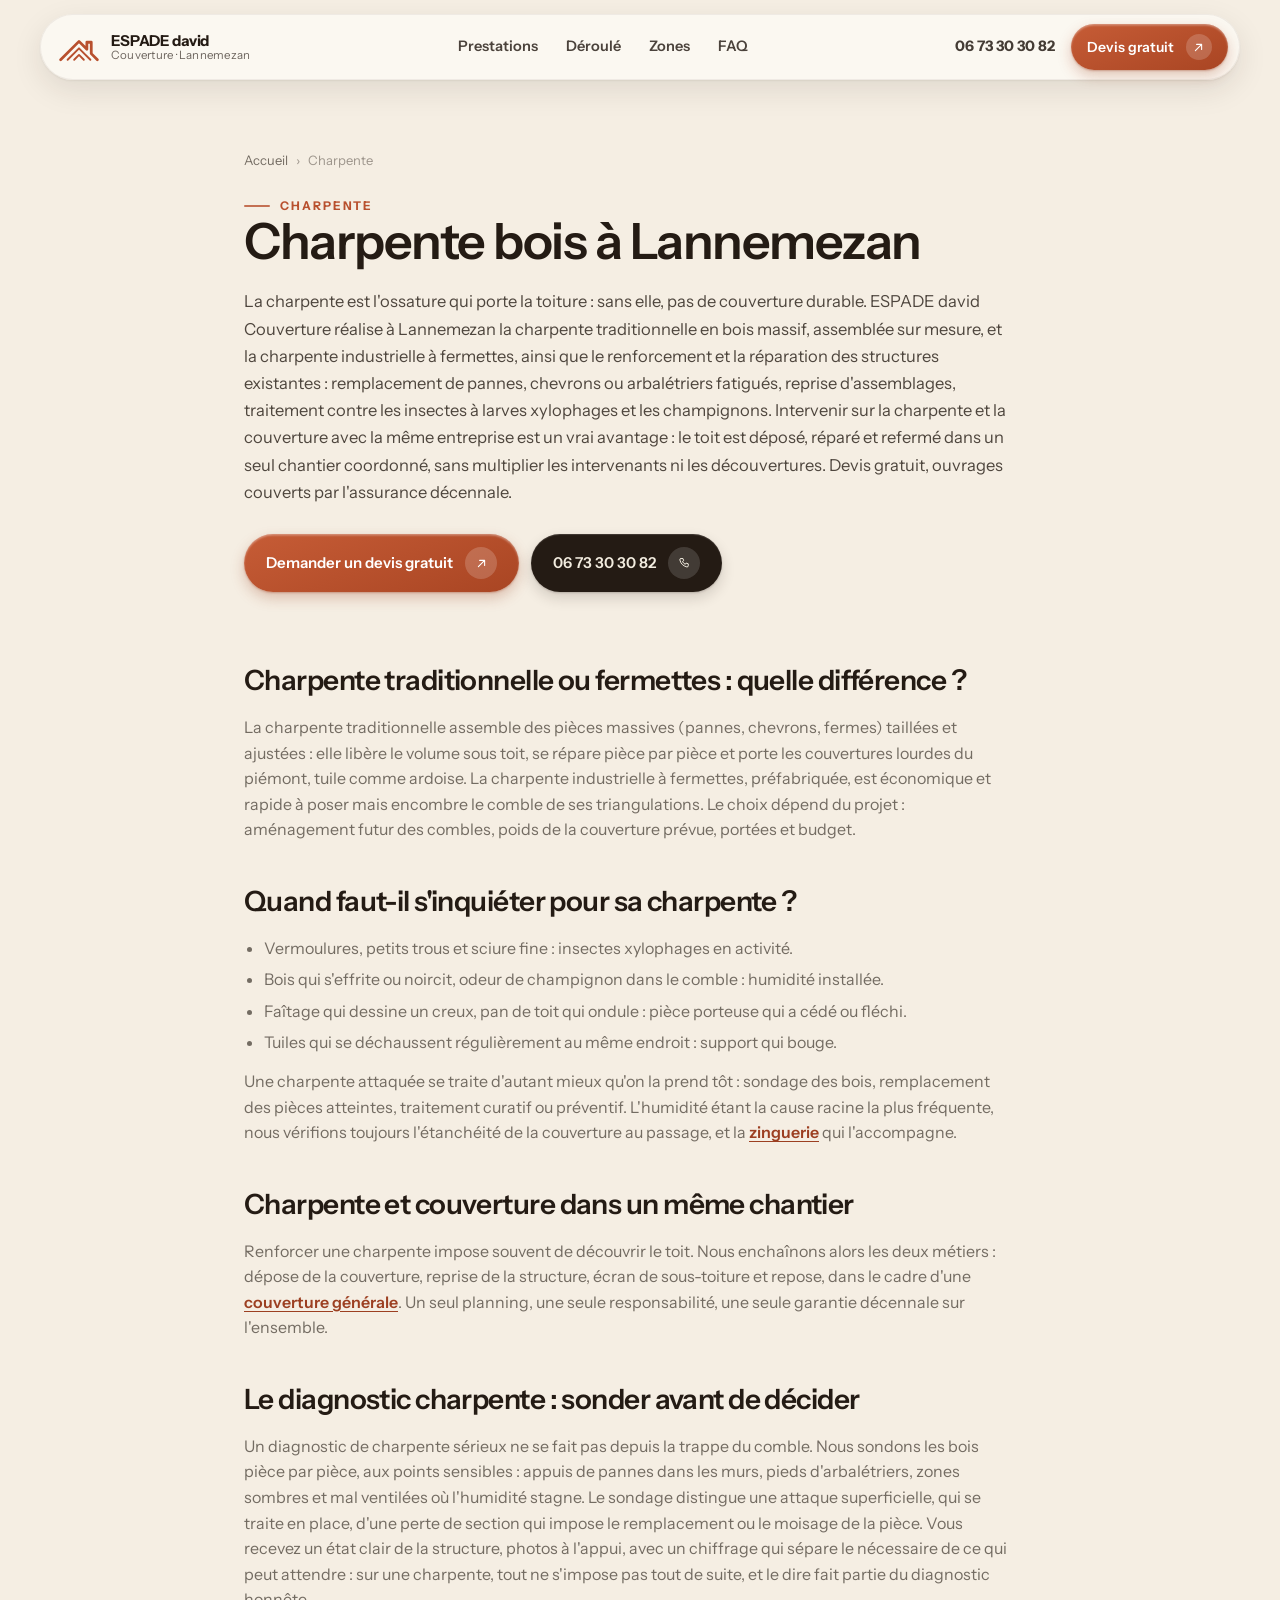
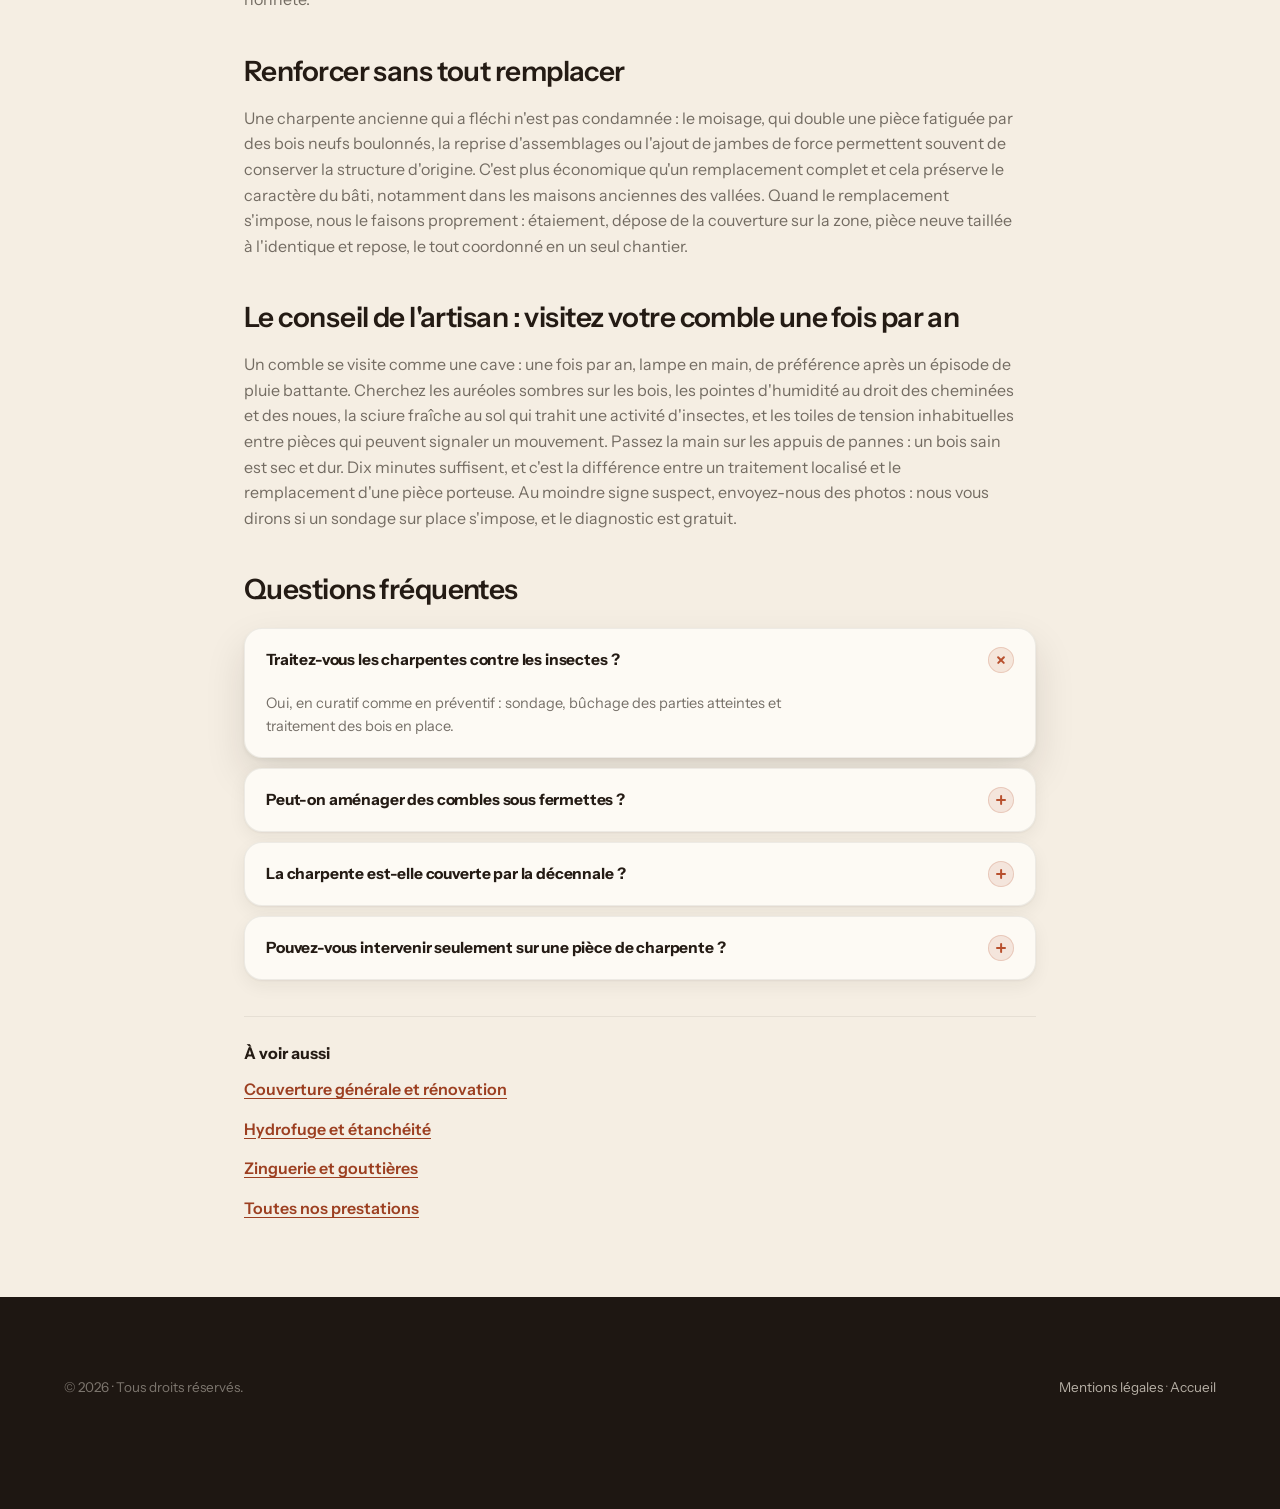
<file: charpente-lannemezan/index.html>
<!DOCTYPE html>
<html lang="fr">
<head>
<meta charset="UTF-8" />
<meta name="viewport" content="width=device-width, initial-scale=1" />
<title>Charpentier à Lannemezan : charpente bois (65)</title>
<meta name="description" content="Charpente traditionnelle ou industrielle à Lannemezan : création, renforcement, remplacement de pièces et traitement du bois. Devis gratuit, décennale. ☎ 06 73 30 30 82" />
<meta name="robots" content="index, follow" />
<link rel="canonical" href="https://www.rc-couverture-65.fr/charpente-lannemezan/" />
<meta property="og:type" content="website" />
<meta property="og:locale" content="fr_FR" />
<meta property="og:title" content="Charpentier à Lannemezan : charpente bois (65)" />
<meta property="og:description" content="Charpente traditionnelle ou industrielle à Lannemezan : création, renforcement, remplacement de pièces et traitement du bois. Devis gratuit, décennale. ☎ 06 73 30 30 82" />
<meta property="og:url" content="https://www.rc-couverture-65.fr/charpente-lannemezan/" />
<meta property="og:image" content="https://www.rc-couverture-65.fr/assets/og.jpg" />
<link rel="icon" type="image/svg+xml" href="/assets/favicon.svg" />
<meta name="theme-color" content="#F5EEE3" />
<meta name="geo.region" content="FR-65" />
<meta name="geo.placename" content="Lannemezan" />
<link rel="preconnect" href="https://fonts.googleapis.com" />
<link rel="preconnect" href="https://fonts.gstatic.com" crossorigin />
<link rel="stylesheet" href="https://fonts.googleapis.com/css2?family=Instrument+Sans:wght@400;500;600;700&family=Instrument+Serif:ital@1&display=swap" />
<link rel="stylesheet" href="/assets/styles.css" />
<script type="application/ld+json">
{"@context": "https://schema.org", "@type": "Service", "@id": "https://www.rc-couverture-65.fr/charpente-lannemezan/#service", "name": "Charpente", "serviceType": "Charpente", "url": "https://www.rc-couverture-65.fr/charpente-lannemezan/", "provider": {"@id": "https://www.rc-couverture-65.fr/#business"}, "areaServed": [{"@type": "City", "name": "Lannemezan", "sameAs": "https://fr.wikipedia.org/wiki/Lannemezan"}, {"@type": "AdministrativeArea", "name": "Hautes-Pyrénées", "sameAs": "https://fr.wikipedia.org/wiki/Hautes-Pyr%C3%A9n%C3%A9es"}]}
</script>
<script type="application/ld+json">
{"@context": "https://schema.org", "@type": "BreadcrumbList", "itemListElement": [{"@type": "ListItem", "position": 1, "name": "Accueil", "item": "https://www.rc-couverture-65.fr/"}, {"@type": "ListItem", "position": 2, "name": "Charpente", "item": "https://www.rc-couverture-65.fr/charpente-lannemezan/"}]}
</script>
</head>
<body class="nav-light">

<div class="nav-shell">
  <nav class="nav" aria-label="Navigation principale">
    <a href="/" class="brand" aria-label="ESPADE david Couverture, accueil">
      <span class="brand-mark"><svg viewBox="0 0 48 40" fill="none"><path d="M3 34 24 13l9 9v-8h5v13l7 7" stroke="currentColor" stroke-width="3.2" stroke-linecap="round" stroke-linejoin="round"/><path d="M11 34 24 21l13 13" stroke="currentColor" stroke-width="2.2" stroke-linecap="round" stroke-linejoin="round"/><path d="M18.5 34 24 28.5l5.5 5.5" stroke="currentColor" stroke-width="2.2" stroke-linecap="round" stroke-linejoin="round"/></svg></span>
      <span class="brand-txt"><b>ESPADE david</b><span class="bd">Couverture · Lannemezan</span></span>
    </a>
    <div class="nav-links">
      <a href="/#prestations">Prestations</a>
      <a href="/#etapes">Déroulé</a>
      <a href="/#zones">Zones</a>
      <a href="/#faq">FAQ</a>
    </div>
    <div class="nav-cta">
      <a href="tel:+33673303082" class="nav-phone">06 73 30 30 82</a>
      <a href="/#devis" class="btn btn-accent btn-sm">Devis gratuit<span class="arrow"><svg viewBox="0 0 24 24" fill="none"><path d="M7 17 17 7M9 7h8v8" stroke="currentColor" stroke-width="1.7" stroke-linecap="round" stroke-linejoin="round"/></svg></span></a>
    </div>
    <button class="nav-toggle" aria-label="Ouvrir le menu" aria-expanded="false"><span></span></button>
  </nav>
</div>

<div class="mobile-menu" aria-hidden="true">
  <a href="/#prestations">Prestations</a>
  <a href="/#etapes">Déroulé des travaux</a>
  <a href="/#zones">Zones d'intervention</a>
  <a href="/#faq">FAQ</a>
  <a href="tel:+33673303082" class="btn btn-glass btn-block">06 73 30 30 82<span class="arrow"><svg viewBox="0 0 24 24" fill="none"><path d="M6.5 4h3l1.2 3.5-2 1.3a11 11 0 0 0 4.5 4.5l1.3-2 3.5 1.2v3a2 2 0 0 1-2.2 2A15.5 15.5 0 0 1 4.5 6.2 2 2 0 0 1 6.5 4Z" stroke="currentColor" stroke-width="1.6" stroke-linejoin="round"/></svg></span></a>
  <a href="/#devis" class="btn btn-accent btn-block">Demander un devis<span class="arrow"><svg viewBox="0 0 24 24" fill="none"><path d="M7 17 17 7M9 7h8v8" stroke="currentColor" stroke-width="1.7" stroke-linecap="round" stroke-linejoin="round"/></svg></span></a>
</div>

<main>
<div class="page-head">
  <div class="wrap-narrow">
    <nav class="crumbs" aria-label="Fil d'Ariane"><a href="/">Accueil</a><span>›</span><span>Charpente</span></nav>
    <span class="eyebrow">Charpente</span>
    <h1>Charpente bois à Lannemezan</h1>
    <p class="lead-answer">La charpente est l'ossature qui porte la toiture : sans elle, pas de couverture durable. ESPADE david Couverture réalise à Lannemezan la charpente traditionnelle en bois massif, assemblée sur mesure, et la charpente industrielle à fermettes, ainsi que le renforcement et la réparation des structures existantes : remplacement de pannes, chevrons ou arbalétriers fatigués, reprise d'assemblages, traitement contre les insectes à larves xylophages et les champignons. Intervenir sur la charpente et la couverture avec la même entreprise est un vrai avantage : le toit est déposé, réparé et refermé dans un seul chantier coordonné, sans multiplier les intervenants ni les découvertures. Devis gratuit, ouvrages couverts par l'assurance décennale.</p>
    <div class="page-cta">
      <a href="/#devis" class="btn btn-accent">Demander un devis gratuit<span class="arrow"><svg viewBox="0 0 24 24" fill="none"><path d="M7 17 17 7M9 7h8v8" stroke="currentColor" stroke-width="1.7" stroke-linecap="round" stroke-linejoin="round"/></svg></span></a>
      <a href="tel:+33673303082" class="btn btn-ink">06 73 30 30 82<span class="arrow"><svg viewBox="0 0 24 24" fill="none"><path d="M6.5 4h3l1.2 3.5-2 1.3a11 11 0 0 0 4.5 4.5l1.3-2 3.5 1.2v3a2 2 0 0 1-2.2 2A15.5 15.5 0 0 1 4.5 6.2 2 2 0 0 1 6.5 4Z" stroke="currentColor" stroke-width="1.6" stroke-linejoin="round"/></svg></span></a>
    </div>
  </div>
</div>

<article class="article">
  <div class="wrap-narrow">
    <h2>Charpente traditionnelle ou fermettes : quelle différence ?</h2><p>La charpente traditionnelle assemble des pièces massives (pannes, chevrons, fermes) taillées et ajustées : elle libère le volume sous toit, se répare pièce par pièce et porte les couvertures lourdes du piémont, tuile comme ardoise. La charpente industrielle à fermettes, préfabriquée, est économique et rapide à poser mais encombre le comble de ses triangulations. Le choix dépend du projet : aménagement futur des combles, poids de la couverture prévue, portées et budget.</p><h2>Quand faut-il s'inquiéter pour sa charpente ?</h2><ul><li>Vermoulures, petits trous et sciure fine : insectes xylophages en activité.</li><li>Bois qui s'effrite ou noircit, odeur de champignon dans le comble : humidité installée.</li><li>Faîtage qui dessine un creux, pan de toit qui ondule : pièce porteuse qui a cédé ou fléchi.</li><li>Tuiles qui se déchaussent régulièrement au même endroit : support qui bouge.</li></ul><p>Une charpente attaquée se traite d'autant mieux qu'on la prend tôt : sondage des bois, remplacement des pièces atteintes, traitement curatif ou préventif. L'humidité étant la cause racine la plus fréquente, nous vérifions toujours l'étanchéité de la couverture au passage, et la <a href="/zingueur-lannemezan/">zinguerie</a> qui l'accompagne.</p><h2>Charpente et couverture dans un même chantier</h2><p>Renforcer une charpente impose souvent de découvrir le toit. Nous enchaînons alors les deux métiers : dépose de la couverture, reprise de la structure, écran de sous-toiture et repose, dans le cadre d'une <a href="/couverture-lannemezan/">couverture générale</a>. Un seul planning, une seule responsabilité, une seule garantie décennale sur l'ensemble.</p><h2>Le diagnostic charpente : sonder avant de décider</h2><p>Un diagnostic de charpente sérieux ne se fait pas depuis la trappe du comble. Nous sondons les bois pièce par pièce, aux points sensibles : appuis de pannes dans les murs, pieds d'arbalétriers, zones sombres et mal ventilées où l'humidité stagne. Le sondage distingue une attaque superficielle, qui se traite en place, d'une perte de section qui impose le remplacement ou le moisage de la pièce. Vous recevez un état clair de la structure, photos à l'appui, avec un chiffrage qui sépare le nécessaire de ce qui peut attendre : sur une charpente, tout ne s'impose pas tout de suite, et le dire fait partie du diagnostic honnête.</p><h2>Renforcer sans tout remplacer</h2><p>Une charpente ancienne qui a fléchi n'est pas condamnée : le moisage, qui double une pièce fatiguée par des bois neufs boulonnés, la reprise d'assemblages ou l'ajout de jambes de force permettent souvent de conserver la structure d'origine. C'est plus économique qu'un remplacement complet et cela préserve le caractère du bâti, notamment dans les maisons anciennes des vallées. Quand le remplacement s'impose, nous le faisons proprement : étaiement, dépose de la couverture sur la zone, pièce neuve taillée à l'identique et repose, le tout coordonné en un seul chantier.</p><h2>Le conseil de l'artisan : visitez votre comble une fois par an</h2><p>Un comble se visite comme une cave : une fois par an, lampe en main, de préférence après un épisode de pluie battante. Cherchez les auréoles sombres sur les bois, les pointes d'humidité au droit des cheminées et des noues, la sciure fraîche au sol qui trahit une activité d'insectes, et les toiles de tension inhabituelles entre pièces qui peuvent signaler un mouvement. Passez la main sur les appuis de pannes : un bois sain est sec et dur. Dix minutes suffisent, et c'est la différence entre un traitement localisé et le remplacement d'une pièce porteuse. Au moindre signe suspect, envoyez-nous des photos : nous vous dirons si un sondage sur place s'impose, et le diagnostic est gratuit.</p>
    <div class="page-faq">
      <h2>Questions fréquentes</h2>
      <div class="faq"><details open><summary>Traitez-vous les charpentes contre les insectes ?<span class="pm"></span></summary><div class="ans">Oui, en curatif comme en préventif : sondage, bûchage des parties atteintes et traitement des bois en place.</div></details><details><summary>Peut-on aménager des combles sous fermettes ?<span class="pm"></span></summary><div class="ans">C'est possible mais cela demande une modification structurelle étudiée : les fermettes reprennent des charges qu'il faut reporter avant de couper quoi que ce soit.</div></details><details><summary>La charpente est-elle couverte par la décennale ?<span class="pm"></span></summary><div class="ans">Oui. La charpente touche à la solidité de l'ouvrage : nos travaux sont garantis dix ans.</div></details><details><summary>Pouvez-vous intervenir seulement sur une pièce de charpente ?<span class="pm"></span></summary><div class="ans">Oui : remplacement ou renfort d'une panne, d'un chevron ou d'un appui isolé, sans refaire toute la structure, quand le reste est sain.</div></details></div>
    </div>
    <div class="related"><p>À voir aussi</p><ul><li><a href="/couverture-lannemezan/">Couverture générale et rénovation</a></li><li><a href="/hydrofuge-toiture-lannemezan/">Hydrofuge et étanchéité</a></li><li><a href="/zingueur-lannemezan/">Zinguerie et gouttières</a></li><li><a href="/#prestations">Toutes nos prestations</a></li></ul></div>
  </div>
</article>
</main>

<footer class="footer">
  <div class="wrap">
    <div class="footer-bottom" style="border:0;padding-top:0">
      <span>© <span id="year">2026</span> · Tous droits réservés.</span>
      <span><a href="/mentions-legales">Mentions légales</a> · <a href="/">Accueil</a></span>
    </div>
  </div>
</footer>

<div class="callbar">
  <a href="tel:+33673303082" class="call"><svg viewBox="0 0 24 24" fill="none"><path d="M6.5 4h3l1.2 3.5-2 1.3a11 11 0 0 0 4.5 4.5l1.3-2 3.5 1.2v3a2 2 0 0 1-2.2 2A15.5 15.5 0 0 1 4.5 6.2 2 2 0 0 1 6.5 4Z" stroke="currentColor" stroke-width="1.7" stroke-linejoin="round"/></svg>Appeler</a>
  <a href="/#devis" class="quote"><svg viewBox="0 0 24 24" fill="none"><path d="M7 17 17 7M9 7h8v8" stroke="currentColor" stroke-width="1.7" stroke-linecap="round" stroke-linejoin="round"/></svg>Devis gratuit</a>
</div>

<script src="/assets/script.js" defer></script>
</body>
</html>
</file>
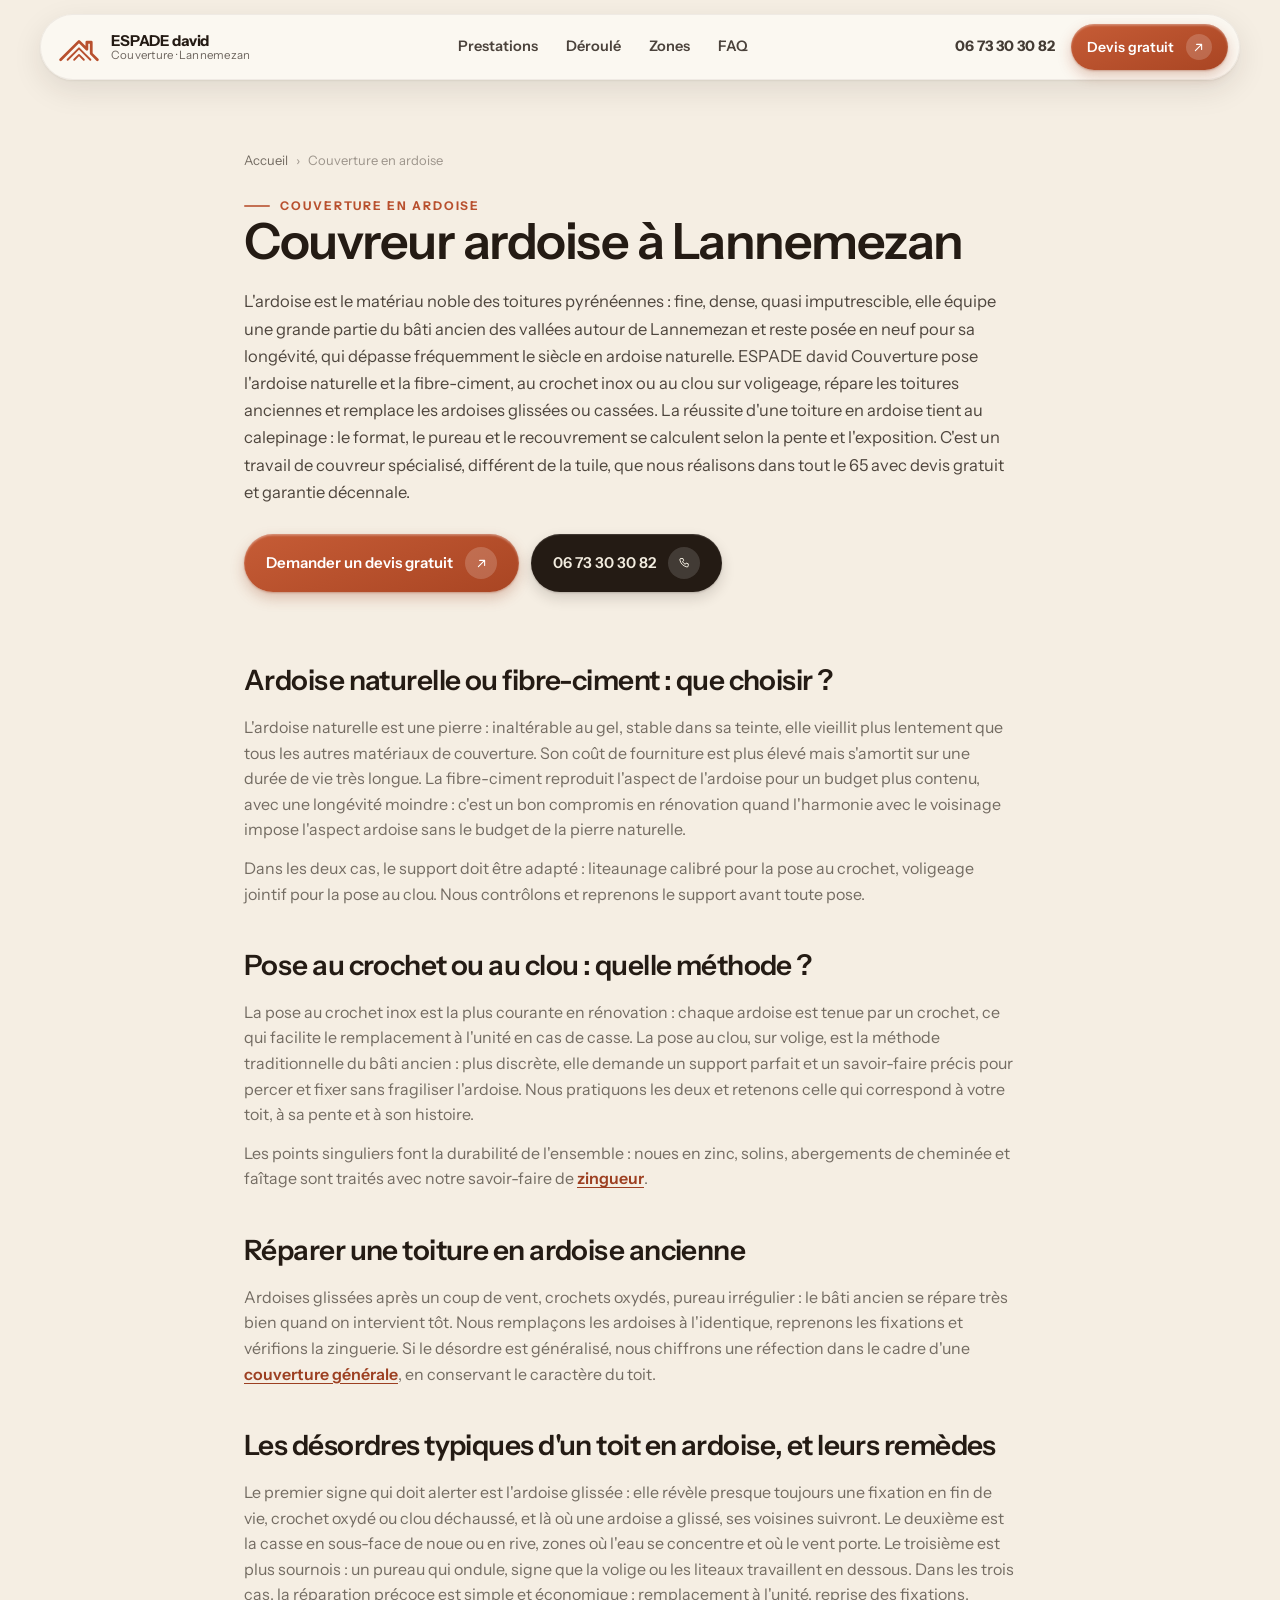
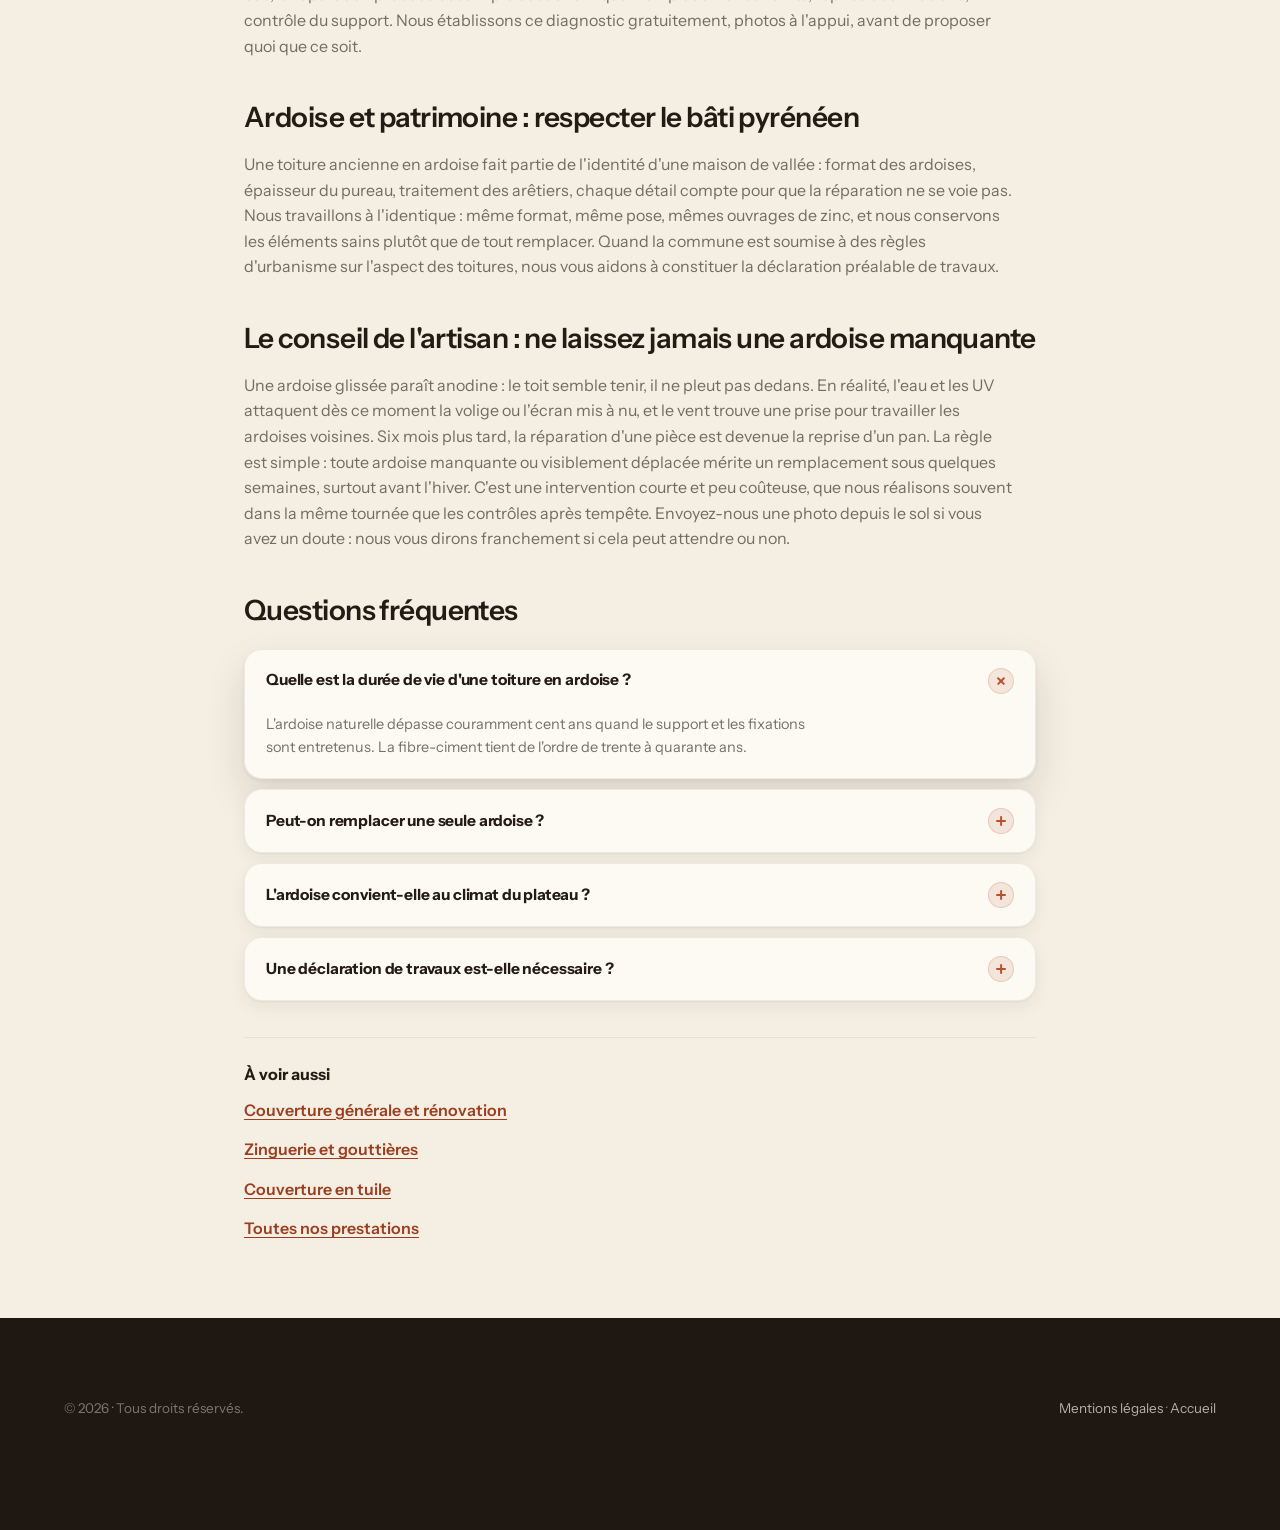
<file: couverture-ardoise-lannemezan/index.html>
<!DOCTYPE html>
<html lang="fr">
<head>
<meta charset="UTF-8" />
<meta name="viewport" content="width=device-width, initial-scale=1" />
<title>Couverture en ardoise à Lannemezan | ESPADE david</title>
<meta name="description" content="Pose et réparation de toiture en ardoise naturelle ou fibre-ciment à Lannemezan, au crochet ou au clou. Bâti ancien et neuf. Devis gratuit. ☎ 06 73 30 30 82" />
<meta name="robots" content="index, follow" />
<link rel="canonical" href="https://www.rc-couverture-65.fr/couverture-ardoise-lannemezan/" />
<meta property="og:type" content="website" />
<meta property="og:locale" content="fr_FR" />
<meta property="og:title" content="Couverture en ardoise à Lannemezan | ESPADE david" />
<meta property="og:description" content="Pose et réparation de toiture en ardoise naturelle ou fibre-ciment à Lannemezan, au crochet ou au clou. Bâti ancien et neuf. Devis gratuit. ☎ 06 73 30 30 82" />
<meta property="og:url" content="https://www.rc-couverture-65.fr/couverture-ardoise-lannemezan/" />
<meta property="og:image" content="https://www.rc-couverture-65.fr/assets/og.jpg" />
<link rel="icon" type="image/svg+xml" href="/assets/favicon.svg" />
<meta name="theme-color" content="#F5EEE3" />
<meta name="geo.region" content="FR-65" />
<meta name="geo.placename" content="Lannemezan" />
<link rel="preconnect" href="https://fonts.googleapis.com" />
<link rel="preconnect" href="https://fonts.gstatic.com" crossorigin />
<link rel="stylesheet" href="https://fonts.googleapis.com/css2?family=Instrument+Sans:wght@400;500;600;700&family=Instrument+Serif:ital@1&display=swap" />
<link rel="stylesheet" href="/assets/styles.css" />
<script type="application/ld+json">
{"@context": "https://schema.org", "@type": "Service", "@id": "https://www.rc-couverture-65.fr/couverture-ardoise-lannemezan/#service", "name": "Couverture en ardoise", "serviceType": "Couverture en ardoise", "url": "https://www.rc-couverture-65.fr/couverture-ardoise-lannemezan/", "provider": {"@id": "https://www.rc-couverture-65.fr/#business"}, "areaServed": [{"@type": "City", "name": "Lannemezan", "sameAs": "https://fr.wikipedia.org/wiki/Lannemezan"}, {"@type": "AdministrativeArea", "name": "Hautes-Pyrénées", "sameAs": "https://fr.wikipedia.org/wiki/Hautes-Pyr%C3%A9n%C3%A9es"}]}
</script>
<script type="application/ld+json">
{"@context": "https://schema.org", "@type": "BreadcrumbList", "itemListElement": [{"@type": "ListItem", "position": 1, "name": "Accueil", "item": "https://www.rc-couverture-65.fr/"}, {"@type": "ListItem", "position": 2, "name": "Couverture en ardoise", "item": "https://www.rc-couverture-65.fr/couverture-ardoise-lannemezan/"}]}
</script>
</head>
<body class="nav-light">

<div class="nav-shell">
  <nav class="nav" aria-label="Navigation principale">
    <a href="/" class="brand" aria-label="ESPADE david Couverture, accueil">
      <span class="brand-mark"><svg viewBox="0 0 48 40" fill="none"><path d="M3 34 24 13l9 9v-8h5v13l7 7" stroke="currentColor" stroke-width="3.2" stroke-linecap="round" stroke-linejoin="round"/><path d="M11 34 24 21l13 13" stroke="currentColor" stroke-width="2.2" stroke-linecap="round" stroke-linejoin="round"/><path d="M18.5 34 24 28.5l5.5 5.5" stroke="currentColor" stroke-width="2.2" stroke-linecap="round" stroke-linejoin="round"/></svg></span>
      <span class="brand-txt"><b>ESPADE david</b><span class="bd">Couverture · Lannemezan</span></span>
    </a>
    <div class="nav-links">
      <a href="/#prestations">Prestations</a>
      <a href="/#etapes">Déroulé</a>
      <a href="/#zones">Zones</a>
      <a href="/#faq">FAQ</a>
    </div>
    <div class="nav-cta">
      <a href="tel:+33673303082" class="nav-phone">06 73 30 30 82</a>
      <a href="/#devis" class="btn btn-accent btn-sm">Devis gratuit<span class="arrow"><svg viewBox="0 0 24 24" fill="none"><path d="M7 17 17 7M9 7h8v8" stroke="currentColor" stroke-width="1.7" stroke-linecap="round" stroke-linejoin="round"/></svg></span></a>
    </div>
    <button class="nav-toggle" aria-label="Ouvrir le menu" aria-expanded="false"><span></span></button>
  </nav>
</div>

<div class="mobile-menu" aria-hidden="true">
  <a href="/#prestations">Prestations</a>
  <a href="/#etapes">Déroulé des travaux</a>
  <a href="/#zones">Zones d'intervention</a>
  <a href="/#faq">FAQ</a>
  <a href="tel:+33673303082" class="btn btn-glass btn-block">06 73 30 30 82<span class="arrow"><svg viewBox="0 0 24 24" fill="none"><path d="M6.5 4h3l1.2 3.5-2 1.3a11 11 0 0 0 4.5 4.5l1.3-2 3.5 1.2v3a2 2 0 0 1-2.2 2A15.5 15.5 0 0 1 4.5 6.2 2 2 0 0 1 6.5 4Z" stroke="currentColor" stroke-width="1.6" stroke-linejoin="round"/></svg></span></a>
  <a href="/#devis" class="btn btn-accent btn-block">Demander un devis<span class="arrow"><svg viewBox="0 0 24 24" fill="none"><path d="M7 17 17 7M9 7h8v8" stroke="currentColor" stroke-width="1.7" stroke-linecap="round" stroke-linejoin="round"/></svg></span></a>
</div>

<main>
<div class="page-head">
  <div class="wrap-narrow">
    <nav class="crumbs" aria-label="Fil d'Ariane"><a href="/">Accueil</a><span>›</span><span>Couverture en ardoise</span></nav>
    <span class="eyebrow">Couverture en ardoise</span>
    <h1>Couvreur ardoise à Lannemezan</h1>
    <p class="lead-answer">L'ardoise est le matériau noble des toitures pyrénéennes : fine, dense, quasi imputrescible, elle équipe une grande partie du bâti ancien des vallées autour de Lannemezan et reste posée en neuf pour sa longévité, qui dépasse fréquemment le siècle en ardoise naturelle. ESPADE david Couverture pose l'ardoise naturelle et la fibre-ciment, au crochet inox ou au clou sur voligeage, répare les toitures anciennes et remplace les ardoises glissées ou cassées. La réussite d'une toiture en ardoise tient au calepinage : le format, le pureau et le recouvrement se calculent selon la pente et l'exposition. C'est un travail de couvreur spécialisé, différent de la tuile, que nous réalisons dans tout le 65 avec devis gratuit et garantie décennale.</p>
    <div class="page-cta">
      <a href="/#devis" class="btn btn-accent">Demander un devis gratuit<span class="arrow"><svg viewBox="0 0 24 24" fill="none"><path d="M7 17 17 7M9 7h8v8" stroke="currentColor" stroke-width="1.7" stroke-linecap="round" stroke-linejoin="round"/></svg></span></a>
      <a href="tel:+33673303082" class="btn btn-ink">06 73 30 30 82<span class="arrow"><svg viewBox="0 0 24 24" fill="none"><path d="M6.5 4h3l1.2 3.5-2 1.3a11 11 0 0 0 4.5 4.5l1.3-2 3.5 1.2v3a2 2 0 0 1-2.2 2A15.5 15.5 0 0 1 4.5 6.2 2 2 0 0 1 6.5 4Z" stroke="currentColor" stroke-width="1.6" stroke-linejoin="round"/></svg></span></a>
    </div>
  </div>
</div>

<article class="article">
  <div class="wrap-narrow">
    <h2>Ardoise naturelle ou fibre-ciment : que choisir ?</h2><p>L'ardoise naturelle est une pierre : inaltérable au gel, stable dans sa teinte, elle vieillit plus lentement que tous les autres matériaux de couverture. Son coût de fourniture est plus élevé mais s'amortit sur une durée de vie très longue. La fibre-ciment reproduit l'aspect de l'ardoise pour un budget plus contenu, avec une longévité moindre : c'est un bon compromis en rénovation quand l'harmonie avec le voisinage impose l'aspect ardoise sans le budget de la pierre naturelle.</p><p>Dans les deux cas, le support doit être adapté : liteaunage calibré pour la pose au crochet, voligeage jointif pour la pose au clou. Nous contrôlons et reprenons le support avant toute pose.</p><h2>Pose au crochet ou au clou : quelle méthode ?</h2><p>La pose au crochet inox est la plus courante en rénovation : chaque ardoise est tenue par un crochet, ce qui facilite le remplacement à l'unité en cas de casse. La pose au clou, sur volige, est la méthode traditionnelle du bâti ancien : plus discrète, elle demande un support parfait et un savoir-faire précis pour percer et fixer sans fragiliser l'ardoise. Nous pratiquons les deux et retenons celle qui correspond à votre toit, à sa pente et à son histoire.</p><p>Les points singuliers font la durabilité de l'ensemble : noues en zinc, solins, abergements de cheminée et faîtage sont traités avec notre savoir-faire de <a href="/zingueur-lannemezan/">zingueur</a>.</p><h2>Réparer une toiture en ardoise ancienne</h2><p>Ardoises glissées après un coup de vent, crochets oxydés, pureau irrégulier : le bâti ancien se répare très bien quand on intervient tôt. Nous remplaçons les ardoises à l'identique, reprenons les fixations et vérifions la zinguerie. Si le désordre est généralisé, nous chiffrons une réfection dans le cadre d'une <a href="/couverture-lannemezan/">couverture générale</a>, en conservant le caractère du toit.</p><h2>Les désordres typiques d'un toit en ardoise, et leurs remèdes</h2><p>Le premier signe qui doit alerter est l'ardoise glissée : elle révèle presque toujours une fixation en fin de vie, crochet oxydé ou clou déchaussé, et là où une ardoise a glissé, ses voisines suivront. Le deuxième est la casse en sous-face de noue ou en rive, zones où l'eau se concentre et où le vent porte. Le troisième est plus sournois : un pureau qui ondule, signe que la volige ou les liteaux travaillent en dessous. Dans les trois cas, la réparation précoce est simple et économique : remplacement à l'unité, reprise des fixations, contrôle du support. Nous établissons ce diagnostic gratuitement, photos à l'appui, avant de proposer quoi que ce soit.</p><h2>Ardoise et patrimoine : respecter le bâti pyrénéen</h2><p>Une toiture ancienne en ardoise fait partie de l'identité d'une maison de vallée : format des ardoises, épaisseur du pureau, traitement des arêtiers, chaque détail compte pour que la réparation ne se voie pas. Nous travaillons à l'identique : même format, même pose, mêmes ouvrages de zinc, et nous conservons les éléments sains plutôt que de tout remplacer. Quand la commune est soumise à des règles d'urbanisme sur l'aspect des toitures, nous vous aidons à constituer la déclaration préalable de travaux.</p><h2>Le conseil de l'artisan : ne laissez jamais une ardoise manquante</h2><p>Une ardoise glissée paraît anodine : le toit semble tenir, il ne pleut pas dedans. En réalité, l'eau et les UV attaquent dès ce moment la volige ou l'écran mis à nu, et le vent trouve une prise pour travailler les ardoises voisines. Six mois plus tard, la réparation d'une pièce est devenue la reprise d'un pan. La règle est simple : toute ardoise manquante ou visiblement déplacée mérite un remplacement sous quelques semaines, surtout avant l'hiver. C'est une intervention courte et peu coûteuse, que nous réalisons souvent dans la même tournée que les contrôles après tempête. Envoyez-nous une photo depuis le sol si vous avez un doute : nous vous dirons franchement si cela peut attendre ou non.</p>
    <div class="page-faq">
      <h2>Questions fréquentes</h2>
      <div class="faq"><details open><summary>Quelle est la durée de vie d'une toiture en ardoise ?<span class="pm"></span></summary><div class="ans">L'ardoise naturelle dépasse couramment cent ans quand le support et les fixations sont entretenus. La fibre-ciment tient de l'ordre de trente à quarante ans.</div></details><details><summary>Peut-on remplacer une seule ardoise ?<span class="pm"></span></summary><div class="ans">Oui, c'est une intervention courante, particulièrement simple sur une pose au crochet. Mieux vaut le faire vite : une ardoise manquante expose l'écran et le support.</div></details><details><summary>L'ardoise convient-elle au climat du plateau ?<span class="pm"></span></summary><div class="ans">C'est même son terrain : insensible au gel et aux écarts de température, elle équipe le bâti pyrénéen depuis des générations.</div></details><details><summary>Une déclaration de travaux est-elle nécessaire ?<span class="pm"></span></summary><div class="ans">Pour une réfection qui modifie l'aspect de la toiture, une déclaration préalable en mairie est généralement requise. Nous vous fournissons les éléments techniques du dossier.</div></details></div>
    </div>
    <div class="related"><p>À voir aussi</p><ul><li><a href="/couverture-lannemezan/">Couverture générale et rénovation</a></li><li><a href="/zingueur-lannemezan/">Zinguerie et gouttières</a></li><li><a href="/couverture-tuile-lannemezan/">Couverture en tuile</a></li><li><a href="/#prestations">Toutes nos prestations</a></li></ul></div>
  </div>
</article>
</main>

<footer class="footer">
  <div class="wrap">
    <div class="footer-bottom" style="border:0;padding-top:0">
      <span>© <span id="year">2026</span> · Tous droits réservés.</span>
      <span><a href="/mentions-legales">Mentions légales</a> · <a href="/">Accueil</a></span>
    </div>
  </div>
</footer>

<div class="callbar">
  <a href="tel:+33673303082" class="call"><svg viewBox="0 0 24 24" fill="none"><path d="M6.5 4h3l1.2 3.5-2 1.3a11 11 0 0 0 4.5 4.5l1.3-2 3.5 1.2v3a2 2 0 0 1-2.2 2A15.5 15.5 0 0 1 4.5 6.2 2 2 0 0 1 6.5 4Z" stroke="currentColor" stroke-width="1.7" stroke-linejoin="round"/></svg>Appeler</a>
  <a href="/#devis" class="quote"><svg viewBox="0 0 24 24" fill="none"><path d="M7 17 17 7M9 7h8v8" stroke="currentColor" stroke-width="1.7" stroke-linecap="round" stroke-linejoin="round"/></svg>Devis gratuit</a>
</div>

<script src="/assets/script.js" defer></script>
</body>
</html>
</file>
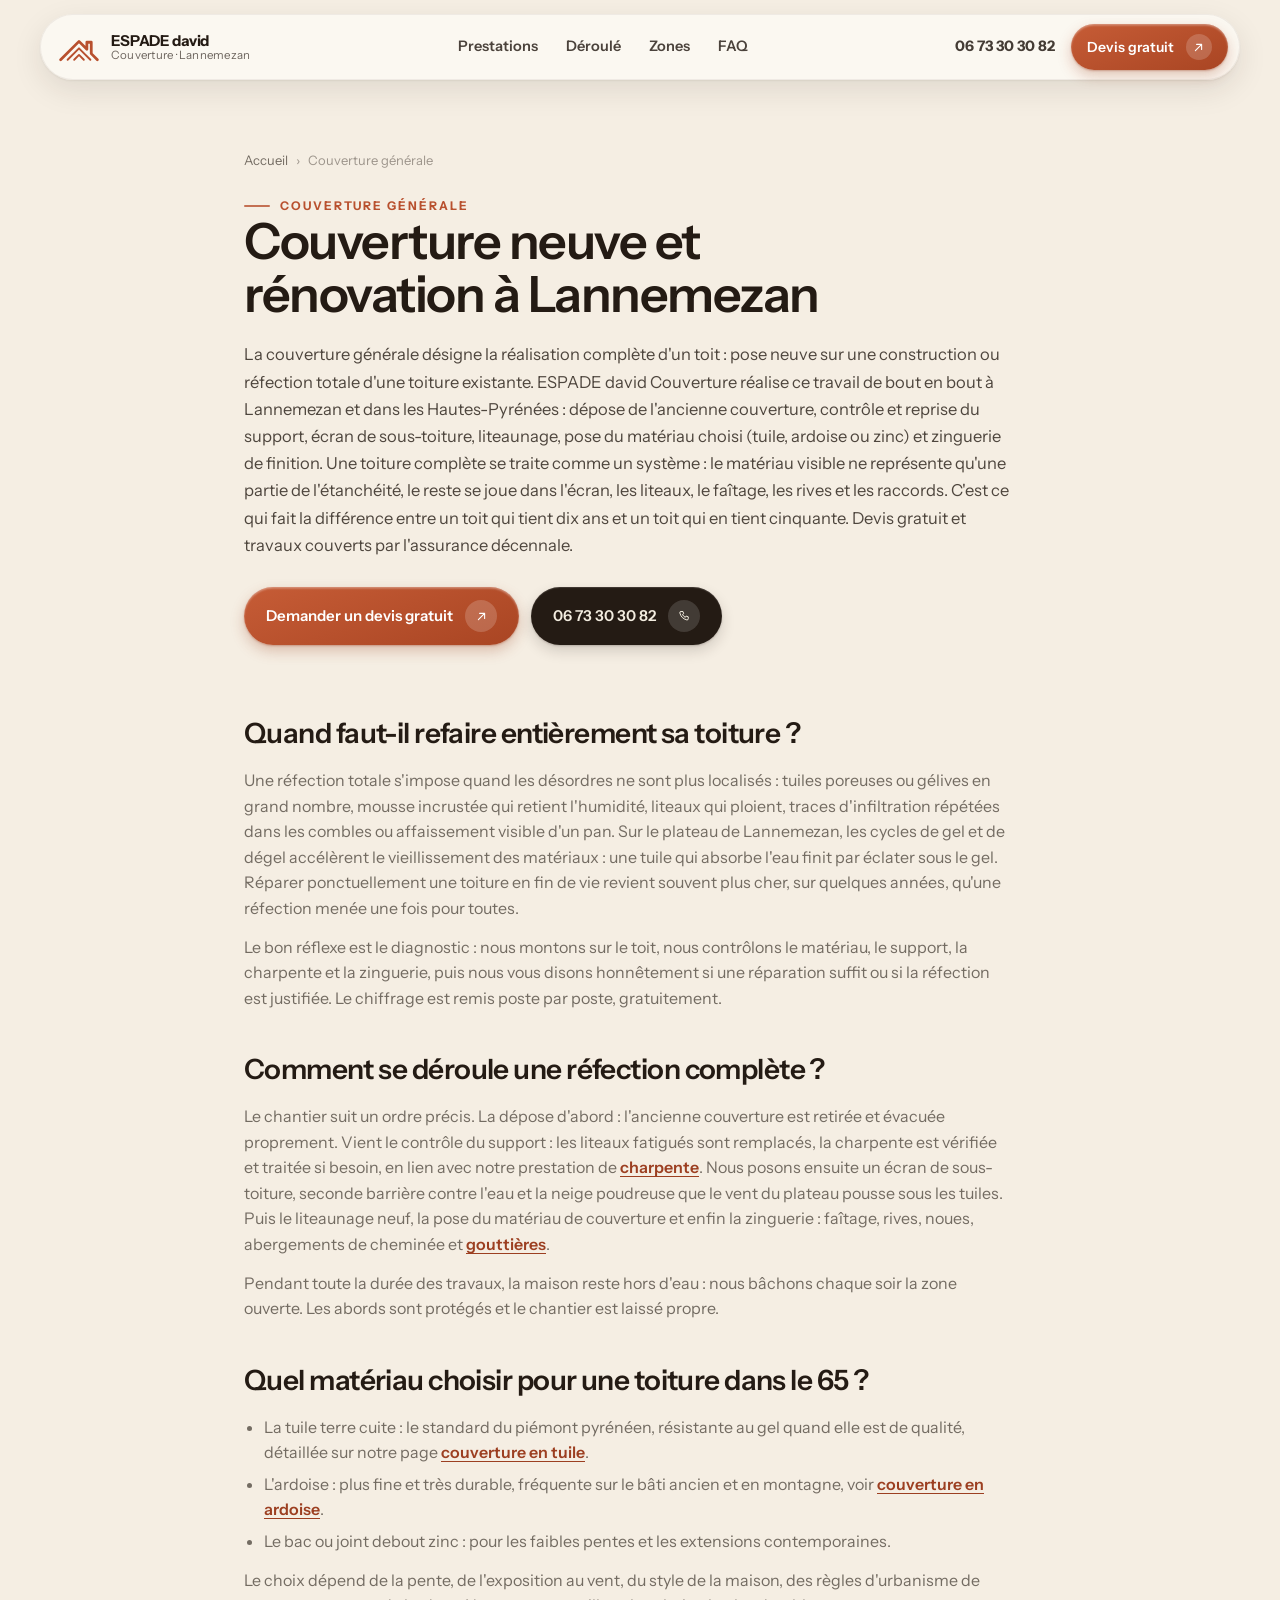
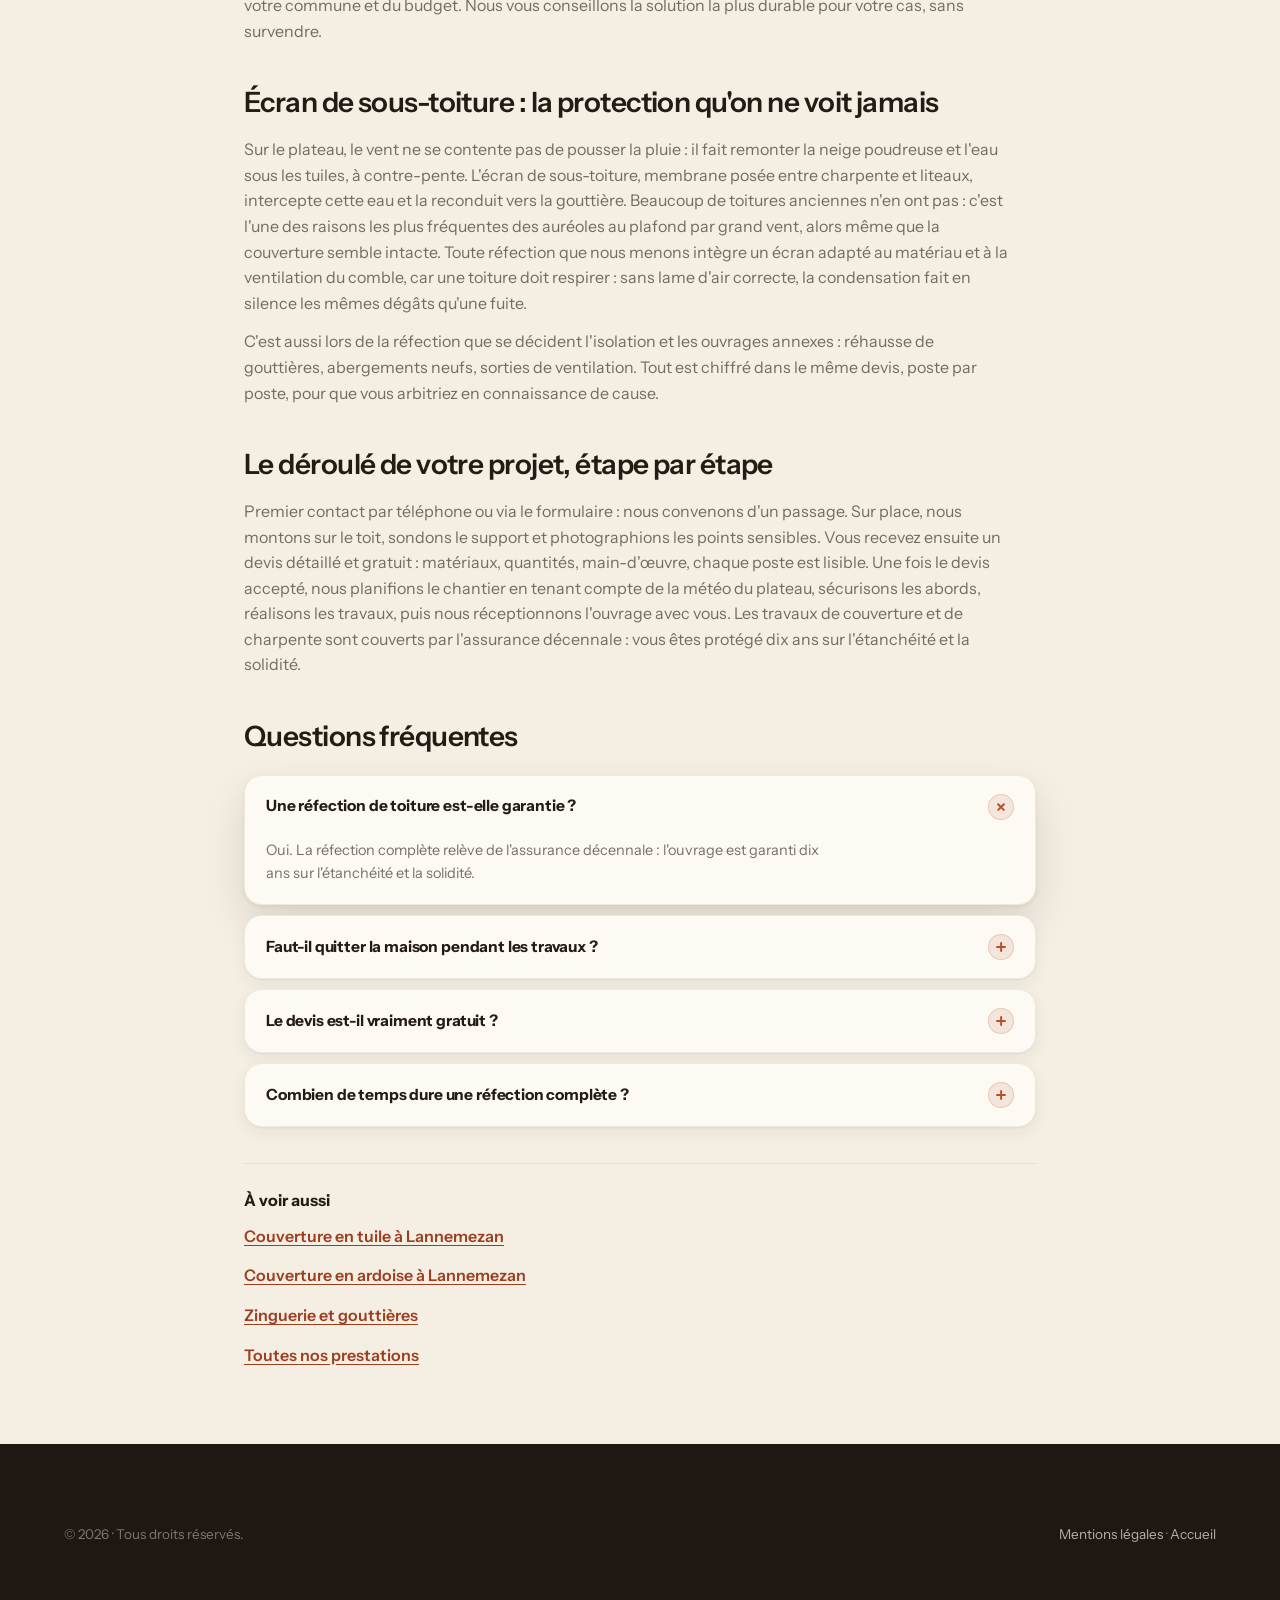
<file: couverture-lannemezan/index.html>
<!DOCTYPE html>
<html lang="fr">
<head>
<meta charset="UTF-8" />
<meta name="viewport" content="width=device-width, initial-scale=1" />
<title>Couverture à Lannemezan (65) : neuf et rénovation</title>
<meta name="description" content="Pose et rénovation complète de toiture à Lannemezan : diagnostic, dépose, écran sous-toiture, tuile ou ardoise, zinguerie. Devis gratuit, décennale. ☎ 06 73 30 30 82" />
<meta name="robots" content="index, follow" />
<link rel="canonical" href="https://www.rc-couverture-65.fr/couverture-lannemezan/" />
<meta property="og:type" content="website" />
<meta property="og:locale" content="fr_FR" />
<meta property="og:title" content="Couverture à Lannemezan (65) : neuf et rénovation" />
<meta property="og:description" content="Pose et rénovation complète de toiture à Lannemezan : diagnostic, dépose, écran sous-toiture, tuile ou ardoise, zinguerie. Devis gratuit, décennale. ☎ 06 73 30 30 82" />
<meta property="og:url" content="https://www.rc-couverture-65.fr/couverture-lannemezan/" />
<meta property="og:image" content="https://www.rc-couverture-65.fr/assets/og.jpg" />
<link rel="icon" type="image/svg+xml" href="/assets/favicon.svg" />
<meta name="theme-color" content="#F5EEE3" />
<meta name="geo.region" content="FR-65" />
<meta name="geo.placename" content="Lannemezan" />
<link rel="preconnect" href="https://fonts.googleapis.com" />
<link rel="preconnect" href="https://fonts.gstatic.com" crossorigin />
<link rel="stylesheet" href="https://fonts.googleapis.com/css2?family=Instrument+Sans:wght@400;500;600;700&family=Instrument+Serif:ital@1&display=swap" />
<link rel="stylesheet" href="/assets/styles.css" />
<script type="application/ld+json">
{"@context": "https://schema.org", "@type": "Service", "@id": "https://www.rc-couverture-65.fr/couverture-lannemezan/#service", "name": "Couverture générale neuve et rénovation", "serviceType": "Couverture générale neuve et rénovation", "url": "https://www.rc-couverture-65.fr/couverture-lannemezan/", "provider": {"@id": "https://www.rc-couverture-65.fr/#business"}, "areaServed": [{"@type": "City", "name": "Lannemezan", "sameAs": "https://fr.wikipedia.org/wiki/Lannemezan"}, {"@type": "AdministrativeArea", "name": "Hautes-Pyrénées", "sameAs": "https://fr.wikipedia.org/wiki/Hautes-Pyr%C3%A9n%C3%A9es"}]}
</script>
<script type="application/ld+json">
{"@context": "https://schema.org", "@type": "BreadcrumbList", "itemListElement": [{"@type": "ListItem", "position": 1, "name": "Accueil", "item": "https://www.rc-couverture-65.fr/"}, {"@type": "ListItem", "position": 2, "name": "Couverture générale", "item": "https://www.rc-couverture-65.fr/couverture-lannemezan/"}]}
</script>
</head>
<body class="nav-light">

<div class="nav-shell">
  <nav class="nav" aria-label="Navigation principale">
    <a href="/" class="brand" aria-label="ESPADE david Couverture, accueil">
      <span class="brand-mark"><svg viewBox="0 0 48 40" fill="none"><path d="M3 34 24 13l9 9v-8h5v13l7 7" stroke="currentColor" stroke-width="3.2" stroke-linecap="round" stroke-linejoin="round"/><path d="M11 34 24 21l13 13" stroke="currentColor" stroke-width="2.2" stroke-linecap="round" stroke-linejoin="round"/><path d="M18.5 34 24 28.5l5.5 5.5" stroke="currentColor" stroke-width="2.2" stroke-linecap="round" stroke-linejoin="round"/></svg></span>
      <span class="brand-txt"><b>ESPADE david</b><span class="bd">Couverture · Lannemezan</span></span>
    </a>
    <div class="nav-links">
      <a href="/#prestations">Prestations</a>
      <a href="/#etapes">Déroulé</a>
      <a href="/#zones">Zones</a>
      <a href="/#faq">FAQ</a>
    </div>
    <div class="nav-cta">
      <a href="tel:+33673303082" class="nav-phone">06 73 30 30 82</a>
      <a href="/#devis" class="btn btn-accent btn-sm">Devis gratuit<span class="arrow"><svg viewBox="0 0 24 24" fill="none"><path d="M7 17 17 7M9 7h8v8" stroke="currentColor" stroke-width="1.7" stroke-linecap="round" stroke-linejoin="round"/></svg></span></a>
    </div>
    <button class="nav-toggle" aria-label="Ouvrir le menu" aria-expanded="false"><span></span></button>
  </nav>
</div>

<div class="mobile-menu" aria-hidden="true">
  <a href="/#prestations">Prestations</a>
  <a href="/#etapes">Déroulé des travaux</a>
  <a href="/#zones">Zones d'intervention</a>
  <a href="/#faq">FAQ</a>
  <a href="tel:+33673303082" class="btn btn-glass btn-block">06 73 30 30 82<span class="arrow"><svg viewBox="0 0 24 24" fill="none"><path d="M6.5 4h3l1.2 3.5-2 1.3a11 11 0 0 0 4.5 4.5l1.3-2 3.5 1.2v3a2 2 0 0 1-2.2 2A15.5 15.5 0 0 1 4.5 6.2 2 2 0 0 1 6.5 4Z" stroke="currentColor" stroke-width="1.6" stroke-linejoin="round"/></svg></span></a>
  <a href="/#devis" class="btn btn-accent btn-block">Demander un devis<span class="arrow"><svg viewBox="0 0 24 24" fill="none"><path d="M7 17 17 7M9 7h8v8" stroke="currentColor" stroke-width="1.7" stroke-linecap="round" stroke-linejoin="round"/></svg></span></a>
</div>

<main>
<div class="page-head">
  <div class="wrap-narrow">
    <nav class="crumbs" aria-label="Fil d'Ariane"><a href="/">Accueil</a><span>›</span><span>Couverture générale</span></nav>
    <span class="eyebrow">Couverture générale</span>
    <h1>Couverture neuve et rénovation à Lannemezan</h1>
    <p class="lead-answer">La couverture générale désigne la réalisation complète d'un toit : pose neuve sur une construction ou réfection totale d'une toiture existante. ESPADE david Couverture réalise ce travail de bout en bout à Lannemezan et dans les Hautes-Pyrénées : dépose de l'ancienne couverture, contrôle et reprise du support, écran de sous-toiture, liteaunage, pose du matériau choisi (tuile, ardoise ou zinc) et zinguerie de finition. Une toiture complète se traite comme un système : le matériau visible ne représente qu'une partie de l'étanchéité, le reste se joue dans l'écran, les liteaux, le faîtage, les rives et les raccords. C'est ce qui fait la différence entre un toit qui tient dix ans et un toit qui en tient cinquante. Devis gratuit et travaux couverts par l'assurance décennale.</p>
    <div class="page-cta">
      <a href="/#devis" class="btn btn-accent">Demander un devis gratuit<span class="arrow"><svg viewBox="0 0 24 24" fill="none"><path d="M7 17 17 7M9 7h8v8" stroke="currentColor" stroke-width="1.7" stroke-linecap="round" stroke-linejoin="round"/></svg></span></a>
      <a href="tel:+33673303082" class="btn btn-ink">06 73 30 30 82<span class="arrow"><svg viewBox="0 0 24 24" fill="none"><path d="M6.5 4h3l1.2 3.5-2 1.3a11 11 0 0 0 4.5 4.5l1.3-2 3.5 1.2v3a2 2 0 0 1-2.2 2A15.5 15.5 0 0 1 4.5 6.2 2 2 0 0 1 6.5 4Z" stroke="currentColor" stroke-width="1.6" stroke-linejoin="round"/></svg></span></a>
    </div>
  </div>
</div>

<article class="article">
  <div class="wrap-narrow">
    <h2>Quand faut-il refaire entièrement sa toiture ?</h2><p>Une réfection totale s'impose quand les désordres ne sont plus localisés : tuiles poreuses ou gélives en grand nombre, mousse incrustée qui retient l'humidité, liteaux qui ploient, traces d'infiltration répétées dans les combles ou affaissement visible d'un pan. Sur le plateau de Lannemezan, les cycles de gel et de dégel accélèrent le vieillissement des matériaux : une tuile qui absorbe l'eau finit par éclater sous le gel. Réparer ponctuellement une toiture en fin de vie revient souvent plus cher, sur quelques années, qu'une réfection menée une fois pour toutes.</p><p>Le bon réflexe est le diagnostic : nous montons sur le toit, nous contrôlons le matériau, le support, la charpente et la zinguerie, puis nous vous disons honnêtement si une réparation suffit ou si la réfection est justifiée. Le chiffrage est remis poste par poste, gratuitement.</p><h2>Comment se déroule une réfection complète ?</h2><p>Le chantier suit un ordre précis. La dépose d'abord : l'ancienne couverture est retirée et évacuée proprement. Vient le contrôle du support : les liteaux fatigués sont remplacés, la charpente est vérifiée et traitée si besoin, en lien avec notre prestation de <a href="/charpente-lannemezan/">charpente</a>. Nous posons ensuite un écran de sous-toiture, seconde barrière contre l'eau et la neige poudreuse que le vent du plateau pousse sous les tuiles. Puis le liteaunage neuf, la pose du matériau de couverture et enfin la zinguerie : faîtage, rives, noues, abergements de cheminée et <a href="/zingueur-lannemezan/">gouttières</a>.</p><p>Pendant toute la durée des travaux, la maison reste hors d'eau : nous bâchons chaque soir la zone ouverte. Les abords sont protégés et le chantier est laissé propre.</p><h2>Quel matériau choisir pour une toiture dans le 65 ?</h2><ul><li>La tuile terre cuite : le standard du piémont pyrénéen, résistante au gel quand elle est de qualité, détaillée sur notre page <a href="/couverture-tuile-lannemezan/">couverture en tuile</a>.</li><li>L'ardoise : plus fine et très durable, fréquente sur le bâti ancien et en montagne, voir <a href="/couverture-ardoise-lannemezan/">couverture en ardoise</a>.</li><li>Le bac ou joint debout zinc : pour les faibles pentes et les extensions contemporaines.</li></ul><p>Le choix dépend de la pente, de l'exposition au vent, du style de la maison, des règles d'urbanisme de votre commune et du budget. Nous vous conseillons la solution la plus durable pour votre cas, sans survendre.</p><h2>Écran de sous-toiture : la protection qu'on ne voit jamais</h2><p>Sur le plateau, le vent ne se contente pas de pousser la pluie : il fait remonter la neige poudreuse et l'eau sous les tuiles, à contre-pente. L'écran de sous-toiture, membrane posée entre charpente et liteaux, intercepte cette eau et la reconduit vers la gouttière. Beaucoup de toitures anciennes n'en ont pas : c'est l'une des raisons les plus fréquentes des auréoles au plafond par grand vent, alors même que la couverture semble intacte. Toute réfection que nous menons intègre un écran adapté au matériau et à la ventilation du comble, car une toiture doit respirer : sans lame d'air correcte, la condensation fait en silence les mêmes dégâts qu'une fuite.</p><p>C'est aussi lors de la réfection que se décident l'isolation et les ouvrages annexes : réhausse de gouttières, abergements neufs, sorties de ventilation. Tout est chiffré dans le même devis, poste par poste, pour que vous arbitriez en connaissance de cause.</p><h2>Le déroulé de votre projet, étape par étape</h2><p>Premier contact par téléphone ou via le formulaire : nous convenons d'un passage. Sur place, nous montons sur le toit, sondons le support et photographions les points sensibles. Vous recevez ensuite un devis détaillé et gratuit : matériaux, quantités, main-d'œuvre, chaque poste est lisible. Une fois le devis accepté, nous planifions le chantier en tenant compte de la météo du plateau, sécurisons les abords, réalisons les travaux, puis nous réceptionnons l'ouvrage avec vous. Les travaux de couverture et de charpente sont couverts par l'assurance décennale : vous êtes protégé dix ans sur l'étanchéité et la solidité.</p>
    <div class="page-faq">
      <h2>Questions fréquentes</h2>
      <div class="faq"><details open><summary>Une réfection de toiture est-elle garantie ?<span class="pm"></span></summary><div class="ans">Oui. La réfection complète relève de l'assurance décennale : l'ouvrage est garanti dix ans sur l'étanchéité et la solidité.</div></details><details><summary>Faut-il quitter la maison pendant les travaux ?<span class="pm"></span></summary><div class="ans">Non. La maison reste habitable et hors d'eau pendant toute la durée du chantier : les zones ouvertes sont rebâchées chaque soir.</div></details><details><summary>Le devis est-il vraiment gratuit ?<span class="pm"></span></summary><div class="ans">Oui, déplacement et diagnostic compris, sans engagement. Le chiffrage est détaillé poste par poste pour comparer facilement.</div></details><details><summary>Combien de temps dure une réfection complète ?<span class="pm"></span></summary><div class="ans">Selon la surface, la complexité du toit et la météo, comptez généralement de quelques jours à deux semaines. Le planning précis figure au devis et la maison reste hors d'eau chaque soir.</div></details></div>
    </div>
    <div class="related"><p>À voir aussi</p><ul><li><a href="/couverture-tuile-lannemezan/">Couverture en tuile à Lannemezan</a></li><li><a href="/couverture-ardoise-lannemezan/">Couverture en ardoise à Lannemezan</a></li><li><a href="/zingueur-lannemezan/">Zinguerie et gouttières</a></li><li><a href="/#prestations">Toutes nos prestations</a></li></ul></div>
  </div>
</article>
</main>

<footer class="footer">
  <div class="wrap">
    <div class="footer-bottom" style="border:0;padding-top:0">
      <span>© <span id="year">2026</span> · Tous droits réservés.</span>
      <span><a href="/mentions-legales">Mentions légales</a> · <a href="/">Accueil</a></span>
    </div>
  </div>
</footer>

<div class="callbar">
  <a href="tel:+33673303082" class="call"><svg viewBox="0 0 24 24" fill="none"><path d="M6.5 4h3l1.2 3.5-2 1.3a11 11 0 0 0 4.5 4.5l1.3-2 3.5 1.2v3a2 2 0 0 1-2.2 2A15.5 15.5 0 0 1 4.5 6.2 2 2 0 0 1 6.5 4Z" stroke="currentColor" stroke-width="1.7" stroke-linejoin="round"/></svg>Appeler</a>
  <a href="/#devis" class="quote"><svg viewBox="0 0 24 24" fill="none"><path d="M7 17 17 7M9 7h8v8" stroke="currentColor" stroke-width="1.7" stroke-linecap="round" stroke-linejoin="round"/></svg>Devis gratuit</a>
</div>

<script src="/assets/script.js" defer></script>
</body>
</html>
</file>
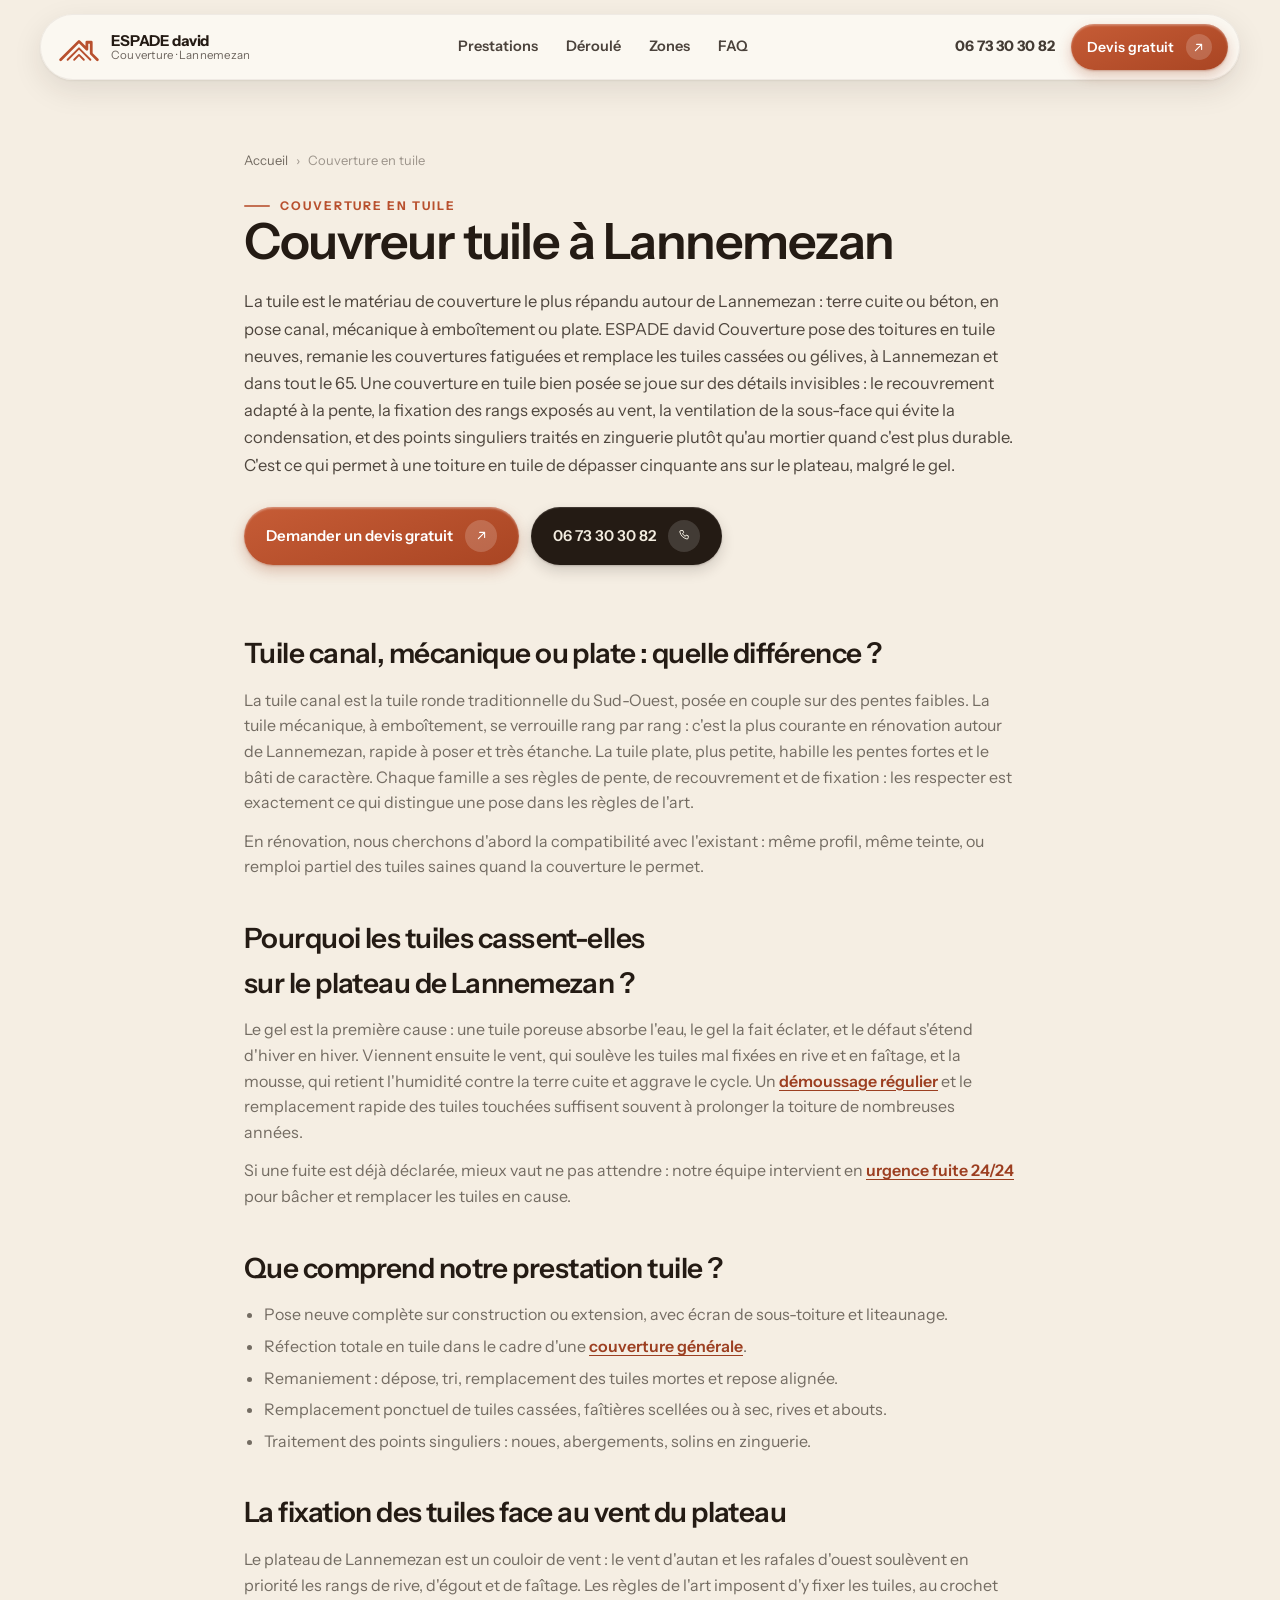
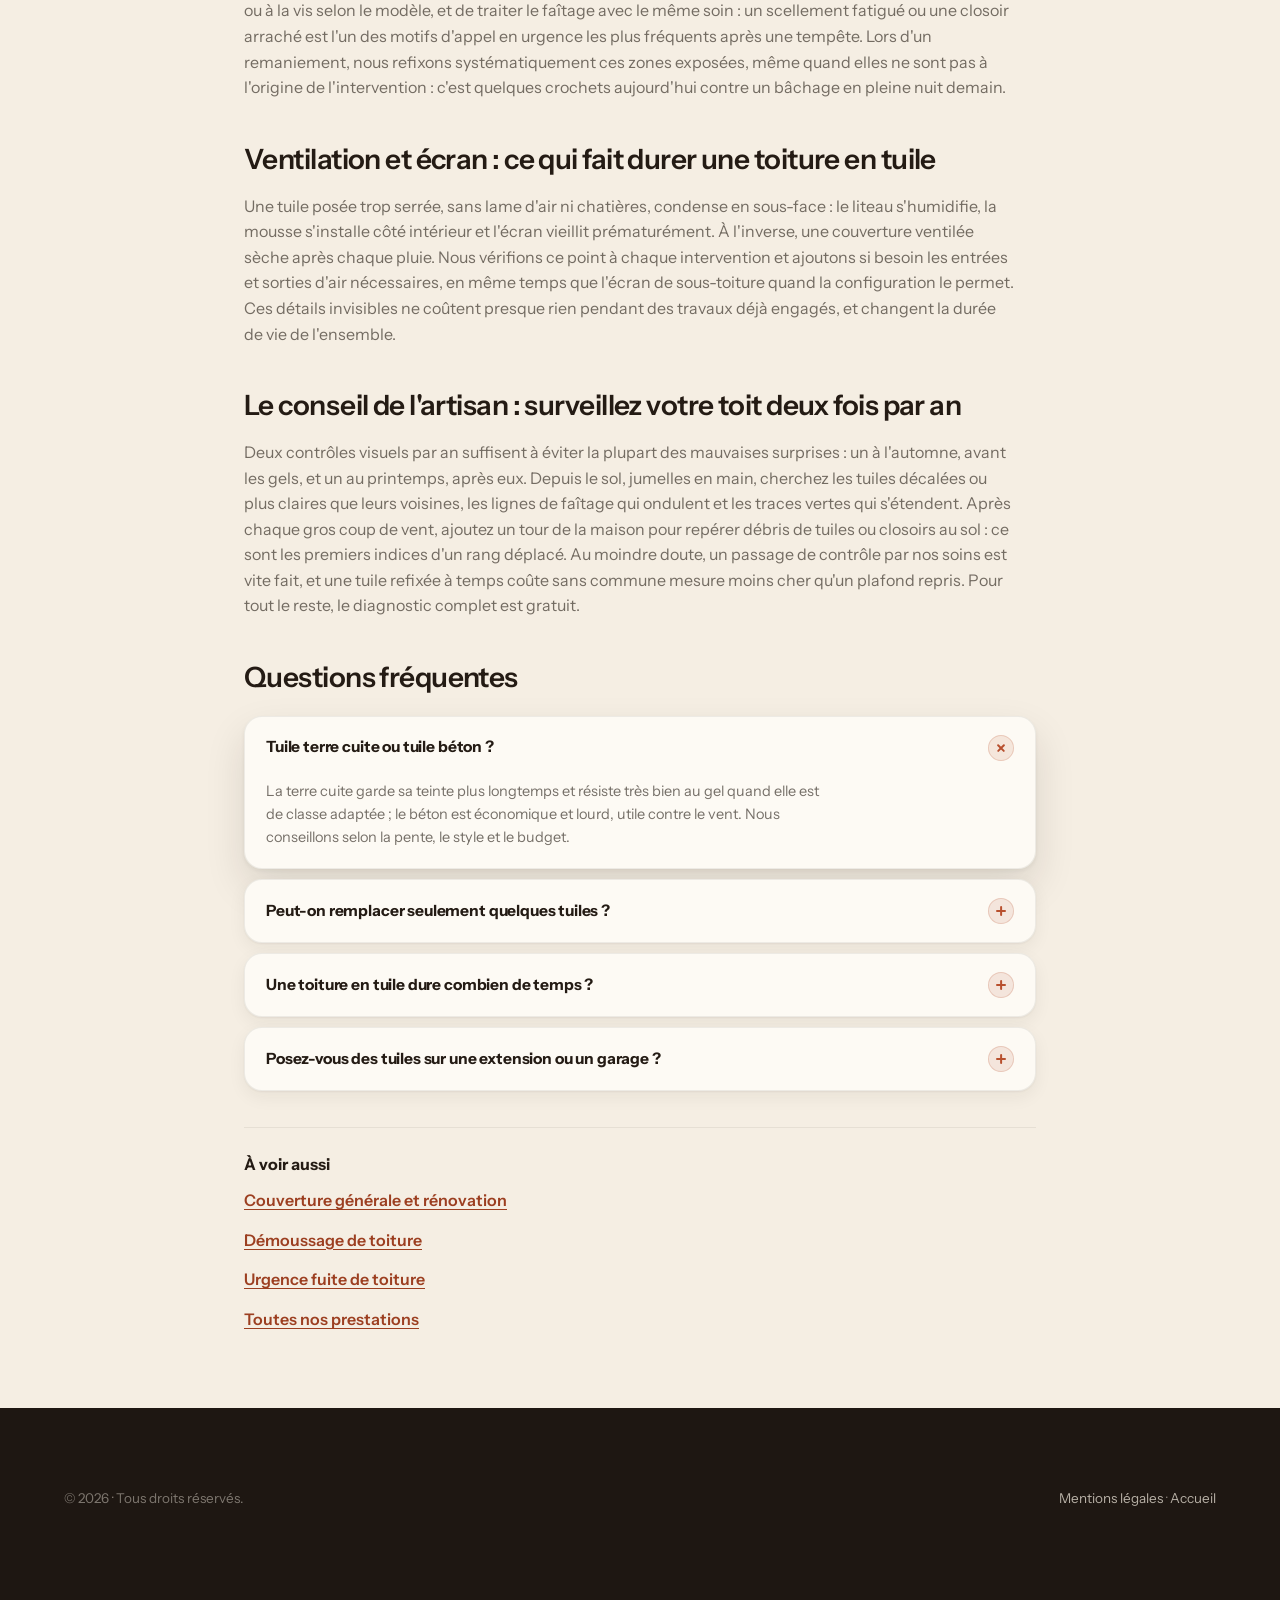
<file: couverture-tuile-lannemezan/index.html>
<!DOCTYPE html>
<html lang="fr">
<head>
<meta charset="UTF-8" />
<meta name="viewport" content="width=device-width, initial-scale=1" />
<title>Couverture en tuile à Lannemezan | ESPADE david</title>
<meta name="description" content="Pose de tuiles terre cuite ou béton à Lannemezan : tuile canal, mécanique ou plate, remaniement et remplacement de tuiles gélives. Devis gratuit. ☎ 06 73 30 30 82" />
<meta name="robots" content="index, follow" />
<link rel="canonical" href="https://www.rc-couverture-65.fr/couverture-tuile-lannemezan/" />
<meta property="og:type" content="website" />
<meta property="og:locale" content="fr_FR" />
<meta property="og:title" content="Couverture en tuile à Lannemezan | ESPADE david" />
<meta property="og:description" content="Pose de tuiles terre cuite ou béton à Lannemezan : tuile canal, mécanique ou plate, remaniement et remplacement de tuiles gélives. Devis gratuit. ☎ 06 73 30 30 82" />
<meta property="og:url" content="https://www.rc-couverture-65.fr/couverture-tuile-lannemezan/" />
<meta property="og:image" content="https://www.rc-couverture-65.fr/assets/og.jpg" />
<link rel="icon" type="image/svg+xml" href="/assets/favicon.svg" />
<meta name="theme-color" content="#F5EEE3" />
<meta name="geo.region" content="FR-65" />
<meta name="geo.placename" content="Lannemezan" />
<link rel="preconnect" href="https://fonts.googleapis.com" />
<link rel="preconnect" href="https://fonts.gstatic.com" crossorigin />
<link rel="stylesheet" href="https://fonts.googleapis.com/css2?family=Instrument+Sans:wght@400;500;600;700&family=Instrument+Serif:ital@1&display=swap" />
<link rel="stylesheet" href="/assets/styles.css" />
<script type="application/ld+json">
{"@context": "https://schema.org", "@type": "Service", "@id": "https://www.rc-couverture-65.fr/couverture-tuile-lannemezan/#service", "name": "Couverture en tuile", "serviceType": "Couverture en tuile", "url": "https://www.rc-couverture-65.fr/couverture-tuile-lannemezan/", "provider": {"@id": "https://www.rc-couverture-65.fr/#business"}, "areaServed": [{"@type": "City", "name": "Lannemezan", "sameAs": "https://fr.wikipedia.org/wiki/Lannemezan"}, {"@type": "AdministrativeArea", "name": "Hautes-Pyrénées", "sameAs": "https://fr.wikipedia.org/wiki/Hautes-Pyr%C3%A9n%C3%A9es"}]}
</script>
<script type="application/ld+json">
{"@context": "https://schema.org", "@type": "BreadcrumbList", "itemListElement": [{"@type": "ListItem", "position": 1, "name": "Accueil", "item": "https://www.rc-couverture-65.fr/"}, {"@type": "ListItem", "position": 2, "name": "Couverture en tuile", "item": "https://www.rc-couverture-65.fr/couverture-tuile-lannemezan/"}]}
</script>
</head>
<body class="nav-light">

<div class="nav-shell">
  <nav class="nav" aria-label="Navigation principale">
    <a href="/" class="brand" aria-label="ESPADE david Couverture, accueil">
      <span class="brand-mark"><svg viewBox="0 0 48 40" fill="none"><path d="M3 34 24 13l9 9v-8h5v13l7 7" stroke="currentColor" stroke-width="3.2" stroke-linecap="round" stroke-linejoin="round"/><path d="M11 34 24 21l13 13" stroke="currentColor" stroke-width="2.2" stroke-linecap="round" stroke-linejoin="round"/><path d="M18.5 34 24 28.5l5.5 5.5" stroke="currentColor" stroke-width="2.2" stroke-linecap="round" stroke-linejoin="round"/></svg></span>
      <span class="brand-txt"><b>ESPADE david</b><span class="bd">Couverture · Lannemezan</span></span>
    </a>
    <div class="nav-links">
      <a href="/#prestations">Prestations</a>
      <a href="/#etapes">Déroulé</a>
      <a href="/#zones">Zones</a>
      <a href="/#faq">FAQ</a>
    </div>
    <div class="nav-cta">
      <a href="tel:+33673303082" class="nav-phone">06 73 30 30 82</a>
      <a href="/#devis" class="btn btn-accent btn-sm">Devis gratuit<span class="arrow"><svg viewBox="0 0 24 24" fill="none"><path d="M7 17 17 7M9 7h8v8" stroke="currentColor" stroke-width="1.7" stroke-linecap="round" stroke-linejoin="round"/></svg></span></a>
    </div>
    <button class="nav-toggle" aria-label="Ouvrir le menu" aria-expanded="false"><span></span></button>
  </nav>
</div>

<div class="mobile-menu" aria-hidden="true">
  <a href="/#prestations">Prestations</a>
  <a href="/#etapes">Déroulé des travaux</a>
  <a href="/#zones">Zones d'intervention</a>
  <a href="/#faq">FAQ</a>
  <a href="tel:+33673303082" class="btn btn-glass btn-block">06 73 30 30 82<span class="arrow"><svg viewBox="0 0 24 24" fill="none"><path d="M6.5 4h3l1.2 3.5-2 1.3a11 11 0 0 0 4.5 4.5l1.3-2 3.5 1.2v3a2 2 0 0 1-2.2 2A15.5 15.5 0 0 1 4.5 6.2 2 2 0 0 1 6.5 4Z" stroke="currentColor" stroke-width="1.6" stroke-linejoin="round"/></svg></span></a>
  <a href="/#devis" class="btn btn-accent btn-block">Demander un devis<span class="arrow"><svg viewBox="0 0 24 24" fill="none"><path d="M7 17 17 7M9 7h8v8" stroke="currentColor" stroke-width="1.7" stroke-linecap="round" stroke-linejoin="round"/></svg></span></a>
</div>

<main>
<div class="page-head">
  <div class="wrap-narrow">
    <nav class="crumbs" aria-label="Fil d'Ariane"><a href="/">Accueil</a><span>›</span><span>Couverture en tuile</span></nav>
    <span class="eyebrow">Couverture en tuile</span>
    <h1>Couvreur tuile à Lannemezan</h1>
    <p class="lead-answer">La tuile est le matériau de couverture le plus répandu autour de Lannemezan : terre cuite ou béton, en pose canal, mécanique à emboîtement ou plate. ESPADE david Couverture pose des toitures en tuile neuves, remanie les couvertures fatiguées et remplace les tuiles cassées ou gélives, à Lannemezan et dans tout le 65. Une couverture en tuile bien posée se joue sur des détails invisibles : le recouvrement adapté à la pente, la fixation des rangs exposés au vent, la ventilation de la sous-face qui évite la condensation, et des points singuliers traités en zinguerie plutôt qu'au mortier quand c'est plus durable. C'est ce qui permet à une toiture en tuile de dépasser cinquante ans sur le plateau, malgré le gel.</p>
    <div class="page-cta">
      <a href="/#devis" class="btn btn-accent">Demander un devis gratuit<span class="arrow"><svg viewBox="0 0 24 24" fill="none"><path d="M7 17 17 7M9 7h8v8" stroke="currentColor" stroke-width="1.7" stroke-linecap="round" stroke-linejoin="round"/></svg></span></a>
      <a href="tel:+33673303082" class="btn btn-ink">06 73 30 30 82<span class="arrow"><svg viewBox="0 0 24 24" fill="none"><path d="M6.5 4h3l1.2 3.5-2 1.3a11 11 0 0 0 4.5 4.5l1.3-2 3.5 1.2v3a2 2 0 0 1-2.2 2A15.5 15.5 0 0 1 4.5 6.2 2 2 0 0 1 6.5 4Z" stroke="currentColor" stroke-width="1.6" stroke-linejoin="round"/></svg></span></a>
    </div>
  </div>
</div>

<article class="article">
  <div class="wrap-narrow">
    <h2>Tuile canal, mécanique ou plate : quelle différence ?</h2><p>La tuile canal est la tuile ronde traditionnelle du Sud-Ouest, posée en couple sur des pentes faibles. La tuile mécanique, à emboîtement, se verrouille rang par rang : c'est la plus courante en rénovation autour de Lannemezan, rapide à poser et très étanche. La tuile plate, plus petite, habille les pentes fortes et le bâti de caractère. Chaque famille a ses règles de pente, de recouvrement et de fixation : les respecter est exactement ce qui distingue une pose dans les règles de l'art.</p><p>En rénovation, nous cherchons d'abord la compatibilité avec l'existant : même profil, même teinte, ou remploi partiel des tuiles saines quand la couverture le permet.</p><h2>Pourquoi les tuiles cassent-elles sur le plateau de Lannemezan ?</h2><p>Le gel est la première cause : une tuile poreuse absorbe l'eau, le gel la fait éclater, et le défaut s'étend d'hiver en hiver. Viennent ensuite le vent, qui soulève les tuiles mal fixées en rive et en faîtage, et la mousse, qui retient l'humidité contre la terre cuite et aggrave le cycle. Un <a href="/demoussage-toiture-lannemezan/">démoussage régulier</a> et le remplacement rapide des tuiles touchées suffisent souvent à prolonger la toiture de nombreuses années.</p><p>Si une fuite est déjà déclarée, mieux vaut ne pas attendre : notre équipe intervient en <a href="/urgence-fuite-toiture-lannemezan/">urgence fuite 24/24</a> pour bâcher et remplacer les tuiles en cause.</p><h2>Que comprend notre prestation tuile ?</h2><ul><li>Pose neuve complète sur construction ou extension, avec écran de sous-toiture et liteaunage.</li><li>Réfection totale en tuile dans le cadre d'une <a href="/couverture-lannemezan/">couverture générale</a>.</li><li>Remaniement : dépose, tri, remplacement des tuiles mortes et repose alignée.</li><li>Remplacement ponctuel de tuiles cassées, faîtières scellées ou à sec, rives et abouts.</li><li>Traitement des points singuliers : noues, abergements, solins en zinguerie.</li></ul><h2>La fixation des tuiles face au vent du plateau</h2><p>Le plateau de Lannemezan est un couloir de vent : le vent d'autan et les rafales d'ouest soulèvent en priorité les rangs de rive, d'égout et de faîtage. Les règles de l'art imposent d'y fixer les tuiles, au crochet ou à la vis selon le modèle, et de traiter le faîtage avec le même soin : un scellement fatigué ou une closoir arraché est l'un des motifs d'appel en urgence les plus fréquents après une tempête. Lors d'un remaniement, nous refixons systématiquement ces zones exposées, même quand elles ne sont pas à l'origine de l'intervention : c'est quelques crochets aujourd'hui contre un bâchage en pleine nuit demain.</p><h2>Ventilation et écran : ce qui fait durer une toiture en tuile</h2><p>Une tuile posée trop serrée, sans lame d'air ni chatières, condense en sous-face : le liteau s'humidifie, la mousse s'installe côté intérieur et l'écran vieillit prématurément. À l'inverse, une couverture ventilée sèche après chaque pluie. Nous vérifions ce point à chaque intervention et ajoutons si besoin les entrées et sorties d'air nécessaires, en même temps que l'écran de sous-toiture quand la configuration le permet. Ces détails invisibles ne coûtent presque rien pendant des travaux déjà engagés, et changent la durée de vie de l'ensemble.</p><h2>Le conseil de l'artisan : surveillez votre toit deux fois par an</h2><p>Deux contrôles visuels par an suffisent à éviter la plupart des mauvaises surprises : un à l'automne, avant les gels, et un au printemps, après eux. Depuis le sol, jumelles en main, cherchez les tuiles décalées ou plus claires que leurs voisines, les lignes de faîtage qui ondulent et les traces vertes qui s'étendent. Après chaque gros coup de vent, ajoutez un tour de la maison pour repérer débris de tuiles ou closoirs au sol : ce sont les premiers indices d'un rang déplacé. Au moindre doute, un passage de contrôle par nos soins est vite fait, et une tuile refixée à temps coûte sans commune mesure moins cher qu'un plafond repris. Pour tout le reste, le diagnostic complet est gratuit.</p>
    <div class="page-faq">
      <h2>Questions fréquentes</h2>
      <div class="faq"><details open><summary>Tuile terre cuite ou tuile béton ?<span class="pm"></span></summary><div class="ans">La terre cuite garde sa teinte plus longtemps et résiste très bien au gel quand elle est de classe adaptée ; le béton est économique et lourd, utile contre le vent. Nous conseillons selon la pente, le style et le budget.</div></details><details><summary>Peut-on remplacer seulement quelques tuiles ?<span class="pm"></span></summary><div class="ans">Oui, tant que le reste de la couverture est sain. Nous réutilisons le même profil et la même teinte pour un résultat invisible.</div></details><details><summary>Une toiture en tuile dure combien de temps ?<span class="pm"></span></summary><div class="ans">Cinquante ans et plus pour une pose de qualité entretenue régulièrement : démoussage périodique et contrôle après les gros coups de vent.</div></details><details><summary>Posez-vous des tuiles sur une extension ou un garage ?<span class="pm"></span></summary><div class="ans">Oui, du petit pan de garage à la maison complète, avec le même soin de fixation et de ventilation, et en raccordant proprement la nouvelle couverture à l'existante.</div></details></div>
    </div>
    <div class="related"><p>À voir aussi</p><ul><li><a href="/couverture-lannemezan/">Couverture générale et rénovation</a></li><li><a href="/demoussage-toiture-lannemezan/">Démoussage de toiture</a></li><li><a href="/urgence-fuite-toiture-lannemezan/">Urgence fuite de toiture</a></li><li><a href="/#prestations">Toutes nos prestations</a></li></ul></div>
  </div>
</article>
</main>

<footer class="footer">
  <div class="wrap">
    <div class="footer-bottom" style="border:0;padding-top:0">
      <span>© <span id="year">2026</span> · Tous droits réservés.</span>
      <span><a href="/mentions-legales">Mentions légales</a> · <a href="/">Accueil</a></span>
    </div>
  </div>
</footer>

<div class="callbar">
  <a href="tel:+33673303082" class="call"><svg viewBox="0 0 24 24" fill="none"><path d="M6.5 4h3l1.2 3.5-2 1.3a11 11 0 0 0 4.5 4.5l1.3-2 3.5 1.2v3a2 2 0 0 1-2.2 2A15.5 15.5 0 0 1 4.5 6.2 2 2 0 0 1 6.5 4Z" stroke="currentColor" stroke-width="1.7" stroke-linejoin="round"/></svg>Appeler</a>
  <a href="/#devis" class="quote"><svg viewBox="0 0 24 24" fill="none"><path d="M7 17 17 7M9 7h8v8" stroke="currentColor" stroke-width="1.7" stroke-linecap="round" stroke-linejoin="round"/></svg>Devis gratuit</a>
</div>

<script src="/assets/script.js" defer></script>
</body>
</html>
</file>
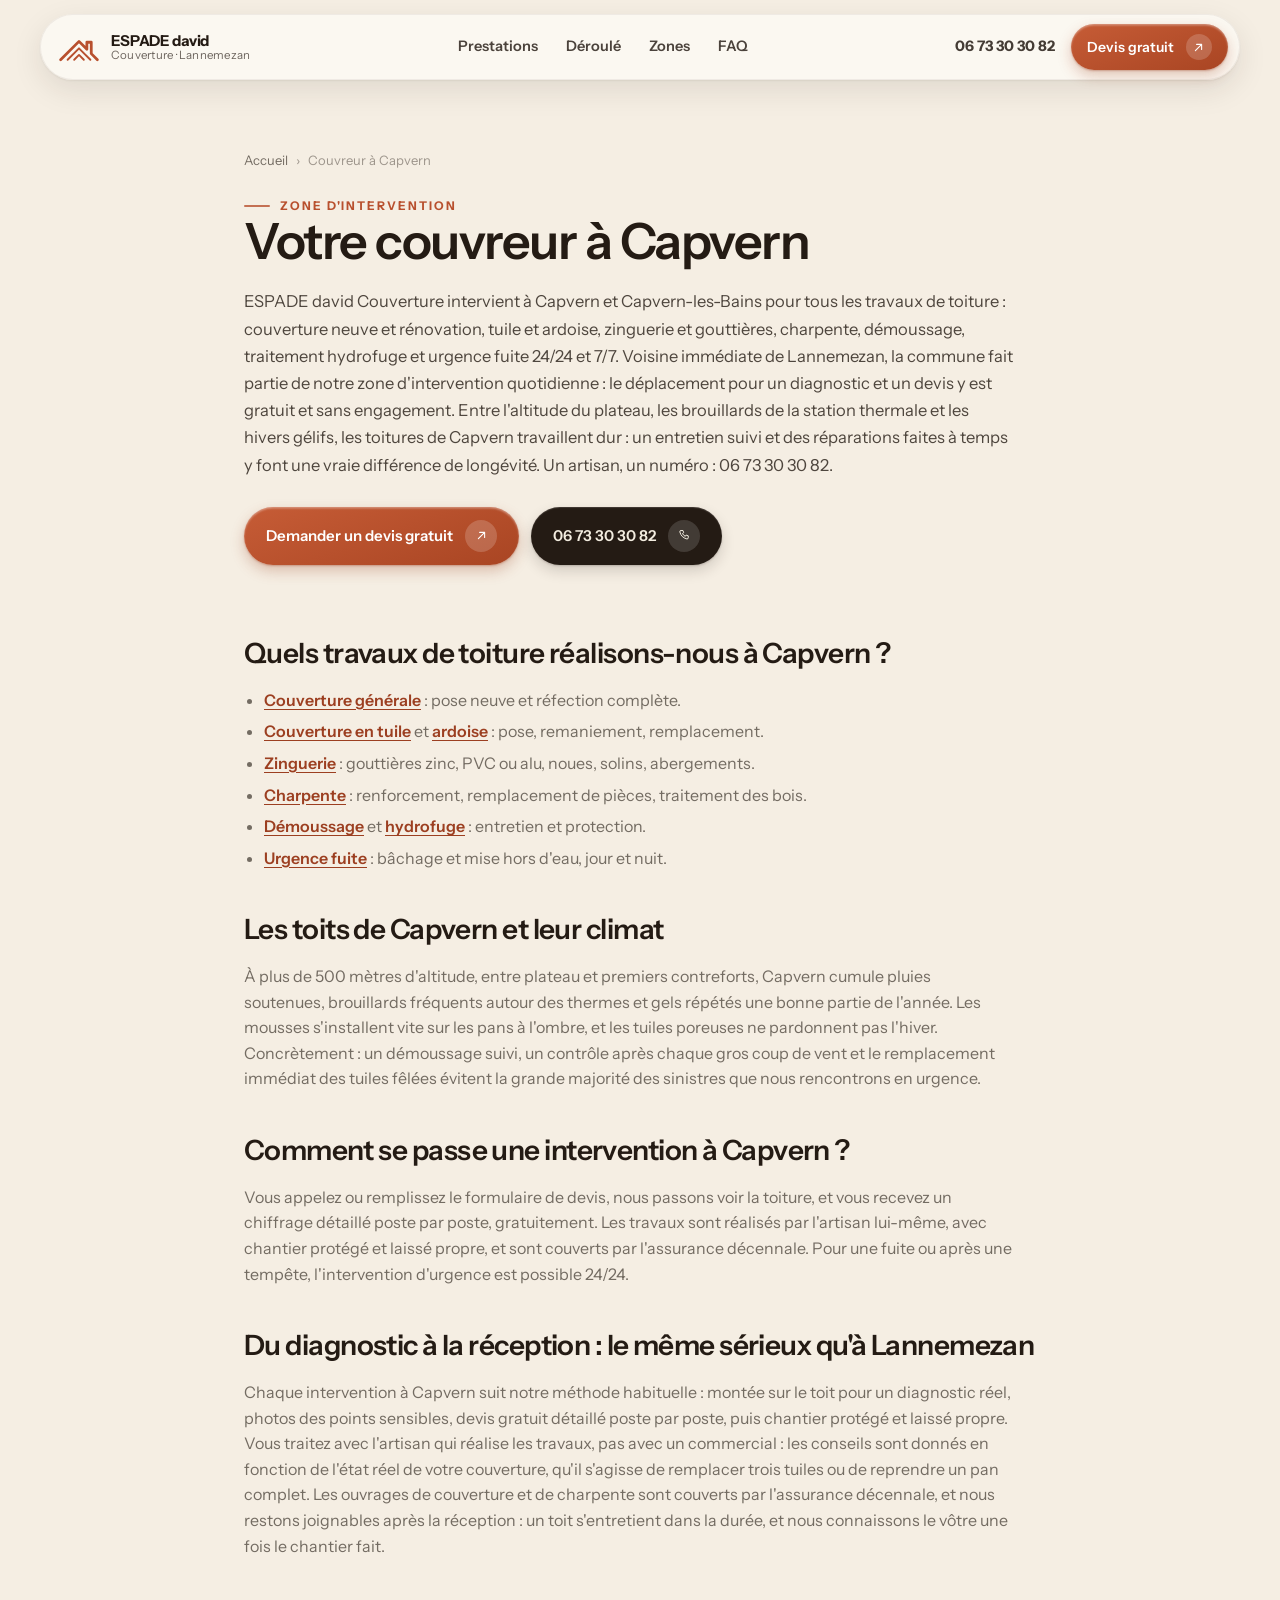
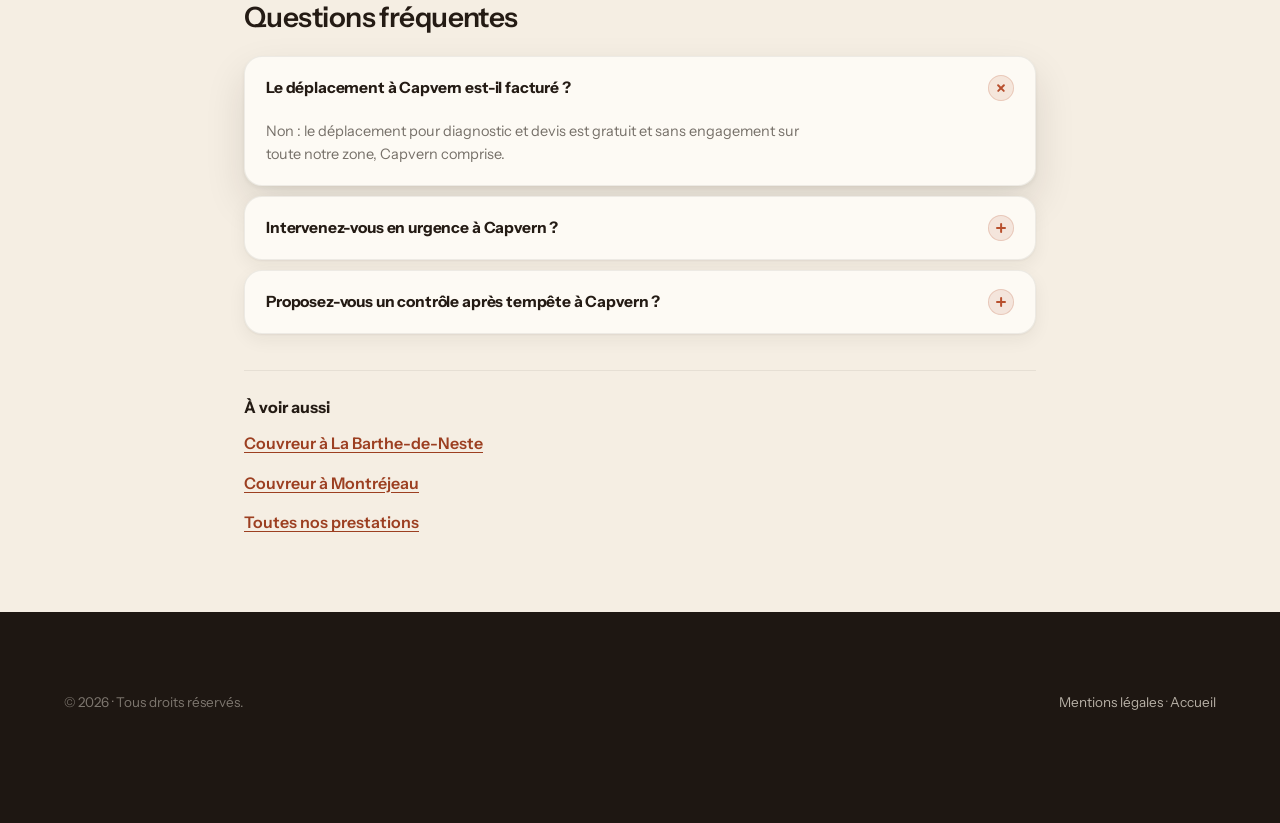
<file: couvreur-capvern/index.html>
<!DOCTYPE html>
<html lang="fr">
<head>
<meta charset="UTF-8" />
<meta name="viewport" content="width=device-width, initial-scale=1" />
<title>Couvreur à Capvern (65) | ESPADE david Couverture</title>
<meta name="description" content="Couvreur intervenant à Capvern et Capvern-les-Bains : toiture, tuile, ardoise, zinguerie, démoussage et urgence fuite 24/24. Devis gratuit. ☎ 06 73 30 30 82" />
<meta name="robots" content="index, follow" />
<link rel="canonical" href="https://www.rc-couverture-65.fr/couvreur-capvern/" />
<meta property="og:type" content="website" />
<meta property="og:locale" content="fr_FR" />
<meta property="og:title" content="Couvreur à Capvern (65) | ESPADE david Couverture" />
<meta property="og:description" content="Couvreur intervenant à Capvern et Capvern-les-Bains : toiture, tuile, ardoise, zinguerie, démoussage et urgence fuite 24/24. Devis gratuit. ☎ 06 73 30 30 82" />
<meta property="og:url" content="https://www.rc-couverture-65.fr/couvreur-capvern/" />
<meta property="og:image" content="https://www.rc-couverture-65.fr/assets/og.jpg" />
<link rel="icon" type="image/svg+xml" href="/assets/favicon.svg" />
<meta name="theme-color" content="#F5EEE3" />
<meta name="geo.region" content="FR-65" />
<meta name="geo.placename" content="Capvern" />
<link rel="preconnect" href="https://fonts.googleapis.com" />
<link rel="preconnect" href="https://fonts.gstatic.com" crossorigin />
<link rel="stylesheet" href="https://fonts.googleapis.com/css2?family=Instrument+Sans:wght@400;500;600;700&family=Instrument+Serif:ital@1&display=swap" />
<link rel="stylesheet" href="/assets/styles.css" />
<script type="application/ld+json">
{"@context": "https://schema.org", "@type": "Service", "@id": "https://www.rc-couverture-65.fr/couvreur-capvern/#service", "name": "Travaux de couverture à Capvern", "serviceType": "Travaux de couverture à Capvern", "url": "https://www.rc-couverture-65.fr/couvreur-capvern/", "provider": {"@id": "https://www.rc-couverture-65.fr/#business"}, "areaServed": [{"@type": "City", "name": "Capvern", "sameAs": "https://fr.wikipedia.org/wiki/Capvern"}]}
</script>
<script type="application/ld+json">
{"@context": "https://schema.org", "@type": "BreadcrumbList", "itemListElement": [{"@type": "ListItem", "position": 1, "name": "Accueil", "item": "https://www.rc-couverture-65.fr/"}, {"@type": "ListItem", "position": 2, "name": "Couvreur à Capvern", "item": "https://www.rc-couverture-65.fr/couvreur-capvern/"}]}
</script>
</head>
<body class="nav-light">

<div class="nav-shell">
  <nav class="nav" aria-label="Navigation principale">
    <a href="/" class="brand" aria-label="ESPADE david Couverture, accueil">
      <span class="brand-mark"><svg viewBox="0 0 48 40" fill="none"><path d="M3 34 24 13l9 9v-8h5v13l7 7" stroke="currentColor" stroke-width="3.2" stroke-linecap="round" stroke-linejoin="round"/><path d="M11 34 24 21l13 13" stroke="currentColor" stroke-width="2.2" stroke-linecap="round" stroke-linejoin="round"/><path d="M18.5 34 24 28.5l5.5 5.5" stroke="currentColor" stroke-width="2.2" stroke-linecap="round" stroke-linejoin="round"/></svg></span>
      <span class="brand-txt"><b>ESPADE david</b><span class="bd">Couverture · Lannemezan</span></span>
    </a>
    <div class="nav-links">
      <a href="/#prestations">Prestations</a>
      <a href="/#etapes">Déroulé</a>
      <a href="/#zones">Zones</a>
      <a href="/#faq">FAQ</a>
    </div>
    <div class="nav-cta">
      <a href="tel:+33673303082" class="nav-phone">06 73 30 30 82</a>
      <a href="/#devis" class="btn btn-accent btn-sm">Devis gratuit<span class="arrow"><svg viewBox="0 0 24 24" fill="none"><path d="M7 17 17 7M9 7h8v8" stroke="currentColor" stroke-width="1.7" stroke-linecap="round" stroke-linejoin="round"/></svg></span></a>
    </div>
    <button class="nav-toggle" aria-label="Ouvrir le menu" aria-expanded="false"><span></span></button>
  </nav>
</div>

<div class="mobile-menu" aria-hidden="true">
  <a href="/#prestations">Prestations</a>
  <a href="/#etapes">Déroulé des travaux</a>
  <a href="/#zones">Zones d'intervention</a>
  <a href="/#faq">FAQ</a>
  <a href="tel:+33673303082" class="btn btn-glass btn-block">06 73 30 30 82<span class="arrow"><svg viewBox="0 0 24 24" fill="none"><path d="M6.5 4h3l1.2 3.5-2 1.3a11 11 0 0 0 4.5 4.5l1.3-2 3.5 1.2v3a2 2 0 0 1-2.2 2A15.5 15.5 0 0 1 4.5 6.2 2 2 0 0 1 6.5 4Z" stroke="currentColor" stroke-width="1.6" stroke-linejoin="round"/></svg></span></a>
  <a href="/#devis" class="btn btn-accent btn-block">Demander un devis<span class="arrow"><svg viewBox="0 0 24 24" fill="none"><path d="M7 17 17 7M9 7h8v8" stroke="currentColor" stroke-width="1.7" stroke-linecap="round" stroke-linejoin="round"/></svg></span></a>
</div>

<main>
<div class="page-head">
  <div class="wrap-narrow">
    <nav class="crumbs" aria-label="Fil d'Ariane"><a href="/">Accueil</a><span>›</span><span>Couvreur à Capvern</span></nav>
    <span class="eyebrow">Zone d'intervention</span>
    <h1>Votre couvreur à Capvern</h1>
    <p class="lead-answer">ESPADE david Couverture intervient à Capvern et Capvern-les-Bains pour tous les travaux de toiture : couverture neuve et rénovation, tuile et ardoise, zinguerie et gouttières, charpente, démoussage, traitement hydrofuge et urgence fuite 24/24 et 7/7. Voisine immédiate de Lannemezan, la commune fait partie de notre zone d'intervention quotidienne : le déplacement pour un diagnostic et un devis y est gratuit et sans engagement. Entre l'altitude du plateau, les brouillards de la station thermale et les hivers gélifs, les toitures de Capvern travaillent dur : un entretien suivi et des réparations faites à temps y font une vraie différence de longévité. Un artisan, un numéro : 06 73 30 30 82.</p>
    <div class="page-cta">
      <a href="/#devis" class="btn btn-accent">Demander un devis gratuit<span class="arrow"><svg viewBox="0 0 24 24" fill="none"><path d="M7 17 17 7M9 7h8v8" stroke="currentColor" stroke-width="1.7" stroke-linecap="round" stroke-linejoin="round"/></svg></span></a>
      <a href="tel:+33673303082" class="btn btn-ink">06 73 30 30 82<span class="arrow"><svg viewBox="0 0 24 24" fill="none"><path d="M6.5 4h3l1.2 3.5-2 1.3a11 11 0 0 0 4.5 4.5l1.3-2 3.5 1.2v3a2 2 0 0 1-2.2 2A15.5 15.5 0 0 1 4.5 6.2 2 2 0 0 1 6.5 4Z" stroke="currentColor" stroke-width="1.6" stroke-linejoin="round"/></svg></span></a>
    </div>
  </div>
</div>

<article class="article">
  <div class="wrap-narrow">
    <h2>Quels travaux de toiture réalisons-nous à Capvern ?</h2><ul><li><a href="/couverture-lannemezan/">Couverture générale</a> : pose neuve et réfection complète.</li><li><a href="/couverture-tuile-lannemezan/">Couverture en tuile</a> et <a href="/couverture-ardoise-lannemezan/">ardoise</a> : pose, remaniement, remplacement.</li><li><a href="/zingueur-lannemezan/">Zinguerie</a> : gouttières zinc, PVC ou alu, noues, solins, abergements.</li><li><a href="/charpente-lannemezan/">Charpente</a> : renforcement, remplacement de pièces, traitement des bois.</li><li><a href="/demoussage-toiture-lannemezan/">Démoussage</a> et <a href="/hydrofuge-toiture-lannemezan/">hydrofuge</a> : entretien et protection.</li><li><a href="/urgence-fuite-toiture-lannemezan/">Urgence fuite</a> : bâchage et mise hors d'eau, jour et nuit.</li></ul><h2>Les toits de Capvern et leur climat</h2><p>À plus de 500 mètres d'altitude, entre plateau et premiers contreforts, Capvern cumule pluies soutenues, brouillards fréquents autour des thermes et gels répétés une bonne partie de l'année. Les mousses s'installent vite sur les pans à l'ombre, et les tuiles poreuses ne pardonnent pas l'hiver. Concrètement : un démoussage suivi, un contrôle après chaque gros coup de vent et le remplacement immédiat des tuiles fêlées évitent la grande majorité des sinistres que nous rencontrons en urgence.</p><h2>Comment se passe une intervention à Capvern ?</h2><p>Vous appelez ou remplissez le formulaire de devis, nous passons voir la toiture, et vous recevez un chiffrage détaillé poste par poste, gratuitement. Les travaux sont réalisés par l'artisan lui-même, avec chantier protégé et laissé propre, et sont couverts par l'assurance décennale. Pour une fuite ou après une tempête, l'intervention d'urgence est possible 24/24.</p><h2>Du diagnostic à la réception : le même sérieux qu'à Lannemezan</h2><p>Chaque intervention à Capvern suit notre méthode habituelle : montée sur le toit pour un diagnostic réel, photos des points sensibles, devis gratuit détaillé poste par poste, puis chantier protégé et laissé propre. Vous traitez avec l'artisan qui réalise les travaux, pas avec un commercial : les conseils sont donnés en fonction de l'état réel de votre couverture, qu'il s'agisse de remplacer trois tuiles ou de reprendre un pan complet. Les ouvrages de couverture et de charpente sont couverts par l'assurance décennale, et nous restons joignables après la réception : un toit s'entretient dans la durée, et nous connaissons le vôtre une fois le chantier fait.</p>
    <div class="page-faq">
      <h2>Questions fréquentes</h2>
      <div class="faq"><details open><summary>Le déplacement à Capvern est-il facturé ?<span class="pm"></span></summary><div class="ans">Non : le déplacement pour diagnostic et devis est gratuit et sans engagement sur toute notre zone, Capvern comprise.</div></details><details><summary>Intervenez-vous en urgence à Capvern ?<span class="pm"></span></summary><div class="ans">Oui, 24/24 et 7/7, comme sur tout le plateau de Lannemezan : bâchage, tuiles arrachées, mise en sécurité.</div></details><details><summary>Proposez-vous un contrôle après tempête à Capvern ?<span class="pm"></span></summary><div class="ans">Oui : passage de contrôle rapide de la couverture, du faîtage et de la zinguerie après un gros coup de vent, avec compte rendu et photos si une reprise est nécessaire.</div></details></div>
    </div>
    <div class="related"><p>À voir aussi</p><ul><li><a href="/couvreur-la-barthe-de-neste/">Couvreur à La Barthe-de-Neste</a></li><li><a href="/couvreur-montrejeau/">Couvreur à Montréjeau</a></li><li><a href="/#prestations">Toutes nos prestations</a></li></ul></div>
  </div>
</article>
</main>

<footer class="footer">
  <div class="wrap">
    <div class="footer-bottom" style="border:0;padding-top:0">
      <span>© <span id="year">2026</span> · Tous droits réservés.</span>
      <span><a href="/mentions-legales">Mentions légales</a> · <a href="/">Accueil</a></span>
    </div>
  </div>
</footer>

<div class="callbar">
  <a href="tel:+33673303082" class="call"><svg viewBox="0 0 24 24" fill="none"><path d="M6.5 4h3l1.2 3.5-2 1.3a11 11 0 0 0 4.5 4.5l1.3-2 3.5 1.2v3a2 2 0 0 1-2.2 2A15.5 15.5 0 0 1 4.5 6.2 2 2 0 0 1 6.5 4Z" stroke="currentColor" stroke-width="1.7" stroke-linejoin="round"/></svg>Appeler</a>
  <a href="/#devis" class="quote"><svg viewBox="0 0 24 24" fill="none"><path d="M7 17 17 7M9 7h8v8" stroke="currentColor" stroke-width="1.7" stroke-linecap="round" stroke-linejoin="round"/></svg>Devis gratuit</a>
</div>

<script src="/assets/script.js" defer></script>
</body>
</html>
</file>
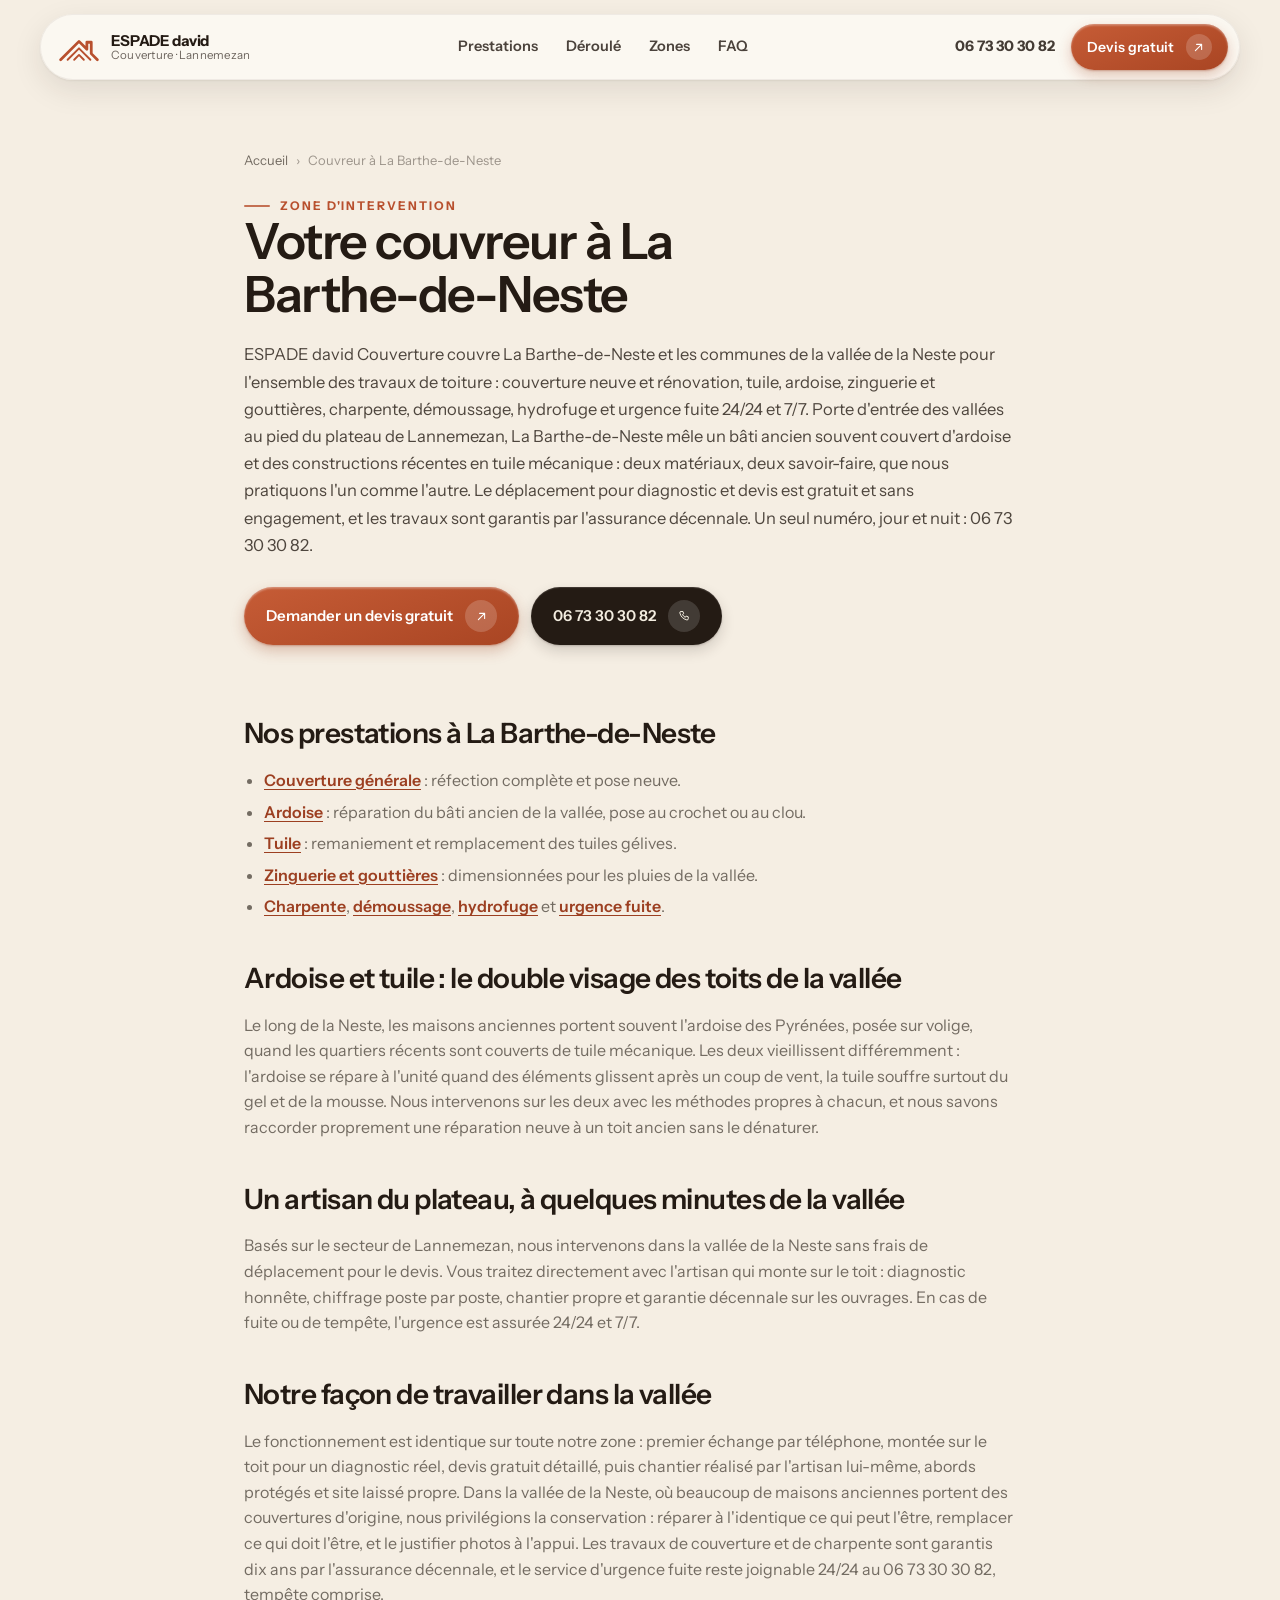
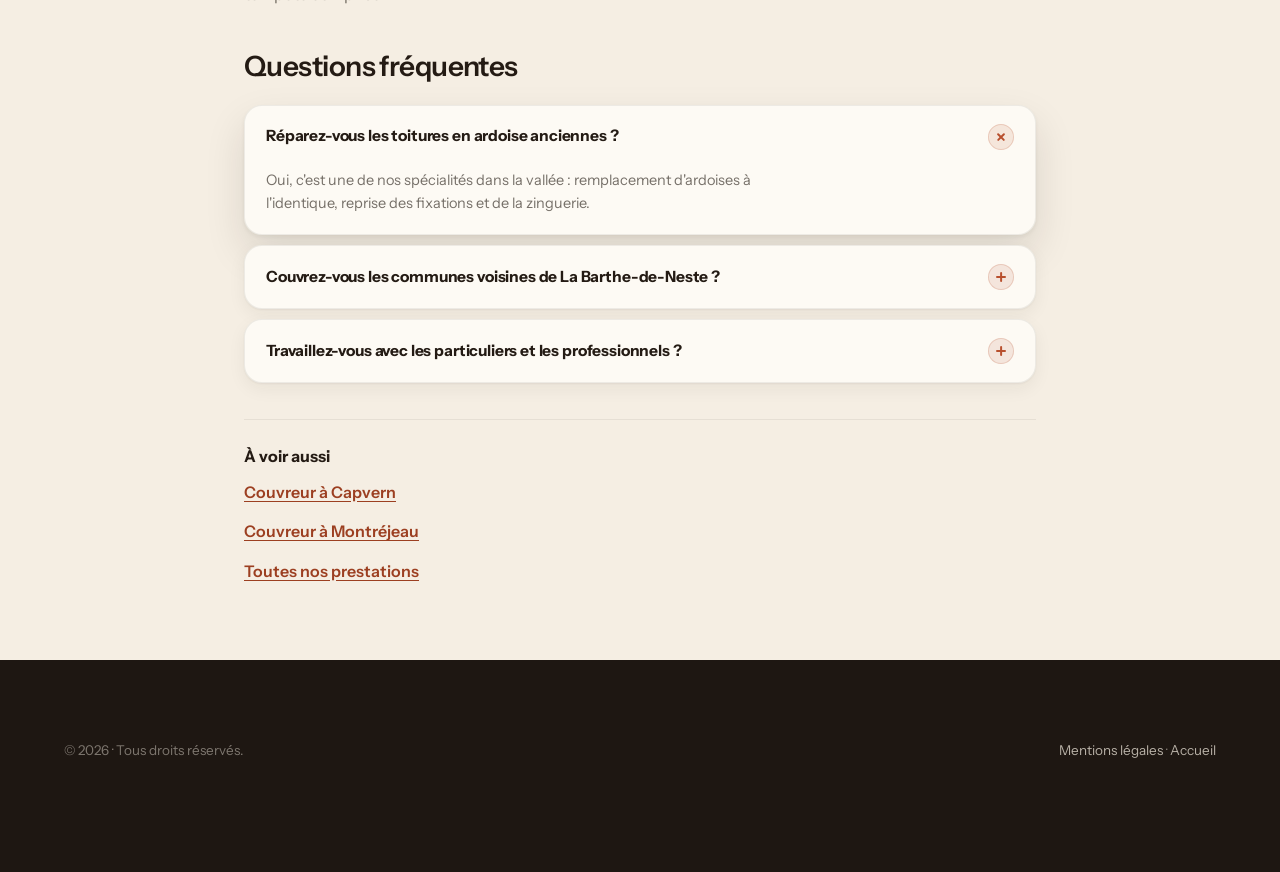
<file: couvreur-la-barthe-de-neste/index.html>
<!DOCTYPE html>
<html lang="fr">
<head>
<meta charset="UTF-8" />
<meta name="viewport" content="width=device-width, initial-scale=1" />
<title>Couvreur à La Barthe-de-Neste (65) | ESPADE david</title>
<meta name="description" content="Couvreur à La Barthe-de-Neste et dans la vallée de la Neste : toiture, ardoise, tuile, zinguerie, charpente, urgence fuite 24/24. Devis gratuit. ☎ 06 73 30 30 82" />
<meta name="robots" content="index, follow" />
<link rel="canonical" href="https://www.rc-couverture-65.fr/couvreur-la-barthe-de-neste/" />
<meta property="og:type" content="website" />
<meta property="og:locale" content="fr_FR" />
<meta property="og:title" content="Couvreur à La Barthe-de-Neste (65) | ESPADE david" />
<meta property="og:description" content="Couvreur à La Barthe-de-Neste et dans la vallée de la Neste : toiture, ardoise, tuile, zinguerie, charpente, urgence fuite 24/24. Devis gratuit. ☎ 06 73 30 30 82" />
<meta property="og:url" content="https://www.rc-couverture-65.fr/couvreur-la-barthe-de-neste/" />
<meta property="og:image" content="https://www.rc-couverture-65.fr/assets/og.jpg" />
<link rel="icon" type="image/svg+xml" href="/assets/favicon.svg" />
<meta name="theme-color" content="#F5EEE3" />
<meta name="geo.region" content="FR-65" />
<meta name="geo.placename" content="La Barthe-de-Neste" />
<link rel="preconnect" href="https://fonts.googleapis.com" />
<link rel="preconnect" href="https://fonts.gstatic.com" crossorigin />
<link rel="stylesheet" href="https://fonts.googleapis.com/css2?family=Instrument+Sans:wght@400;500;600;700&family=Instrument+Serif:ital@1&display=swap" />
<link rel="stylesheet" href="/assets/styles.css" />
<script type="application/ld+json">
{"@context": "https://schema.org", "@type": "Service", "@id": "https://www.rc-couverture-65.fr/couvreur-la-barthe-de-neste/#service", "name": "Travaux de couverture à La Barthe-de-Neste", "serviceType": "Travaux de couverture à La Barthe-de-Neste", "url": "https://www.rc-couverture-65.fr/couvreur-la-barthe-de-neste/", "provider": {"@id": "https://www.rc-couverture-65.fr/#business"}, "areaServed": [{"@type": "City", "name": "La Barthe-de-Neste", "sameAs": "https://fr.wikipedia.org/wiki/La_Barthe-de-Neste"}]}
</script>
<script type="application/ld+json">
{"@context": "https://schema.org", "@type": "BreadcrumbList", "itemListElement": [{"@type": "ListItem", "position": 1, "name": "Accueil", "item": "https://www.rc-couverture-65.fr/"}, {"@type": "ListItem", "position": 2, "name": "Couvreur à La Barthe-de-Neste", "item": "https://www.rc-couverture-65.fr/couvreur-la-barthe-de-neste/"}]}
</script>
</head>
<body class="nav-light">

<div class="nav-shell">
  <nav class="nav" aria-label="Navigation principale">
    <a href="/" class="brand" aria-label="ESPADE david Couverture, accueil">
      <span class="brand-mark"><svg viewBox="0 0 48 40" fill="none"><path d="M3 34 24 13l9 9v-8h5v13l7 7" stroke="currentColor" stroke-width="3.2" stroke-linecap="round" stroke-linejoin="round"/><path d="M11 34 24 21l13 13" stroke="currentColor" stroke-width="2.2" stroke-linecap="round" stroke-linejoin="round"/><path d="M18.5 34 24 28.5l5.5 5.5" stroke="currentColor" stroke-width="2.2" stroke-linecap="round" stroke-linejoin="round"/></svg></span>
      <span class="brand-txt"><b>ESPADE david</b><span class="bd">Couverture · Lannemezan</span></span>
    </a>
    <div class="nav-links">
      <a href="/#prestations">Prestations</a>
      <a href="/#etapes">Déroulé</a>
      <a href="/#zones">Zones</a>
      <a href="/#faq">FAQ</a>
    </div>
    <div class="nav-cta">
      <a href="tel:+33673303082" class="nav-phone">06 73 30 30 82</a>
      <a href="/#devis" class="btn btn-accent btn-sm">Devis gratuit<span class="arrow"><svg viewBox="0 0 24 24" fill="none"><path d="M7 17 17 7M9 7h8v8" stroke="currentColor" stroke-width="1.7" stroke-linecap="round" stroke-linejoin="round"/></svg></span></a>
    </div>
    <button class="nav-toggle" aria-label="Ouvrir le menu" aria-expanded="false"><span></span></button>
  </nav>
</div>

<div class="mobile-menu" aria-hidden="true">
  <a href="/#prestations">Prestations</a>
  <a href="/#etapes">Déroulé des travaux</a>
  <a href="/#zones">Zones d'intervention</a>
  <a href="/#faq">FAQ</a>
  <a href="tel:+33673303082" class="btn btn-glass btn-block">06 73 30 30 82<span class="arrow"><svg viewBox="0 0 24 24" fill="none"><path d="M6.5 4h3l1.2 3.5-2 1.3a11 11 0 0 0 4.5 4.5l1.3-2 3.5 1.2v3a2 2 0 0 1-2.2 2A15.5 15.5 0 0 1 4.5 6.2 2 2 0 0 1 6.5 4Z" stroke="currentColor" stroke-width="1.6" stroke-linejoin="round"/></svg></span></a>
  <a href="/#devis" class="btn btn-accent btn-block">Demander un devis<span class="arrow"><svg viewBox="0 0 24 24" fill="none"><path d="M7 17 17 7M9 7h8v8" stroke="currentColor" stroke-width="1.7" stroke-linecap="round" stroke-linejoin="round"/></svg></span></a>
</div>

<main>
<div class="page-head">
  <div class="wrap-narrow">
    <nav class="crumbs" aria-label="Fil d'Ariane"><a href="/">Accueil</a><span>›</span><span>Couvreur à La Barthe-de-Neste</span></nav>
    <span class="eyebrow">Zone d'intervention</span>
    <h1>Votre couvreur à La Barthe-de-Neste</h1>
    <p class="lead-answer">ESPADE david Couverture couvre La Barthe-de-Neste et les communes de la vallée de la Neste pour l'ensemble des travaux de toiture : couverture neuve et rénovation, tuile, ardoise, zinguerie et gouttières, charpente, démoussage, hydrofuge et urgence fuite 24/24 et 7/7. Porte d'entrée des vallées au pied du plateau de Lannemezan, La Barthe-de-Neste mêle un bâti ancien souvent couvert d'ardoise et des constructions récentes en tuile mécanique : deux matériaux, deux savoir-faire, que nous pratiquons l'un comme l'autre. Le déplacement pour diagnostic et devis est gratuit et sans engagement, et les travaux sont garantis par l'assurance décennale. Un seul numéro, jour et nuit : 06 73 30 30 82.</p>
    <div class="page-cta">
      <a href="/#devis" class="btn btn-accent">Demander un devis gratuit<span class="arrow"><svg viewBox="0 0 24 24" fill="none"><path d="M7 17 17 7M9 7h8v8" stroke="currentColor" stroke-width="1.7" stroke-linecap="round" stroke-linejoin="round"/></svg></span></a>
      <a href="tel:+33673303082" class="btn btn-ink">06 73 30 30 82<span class="arrow"><svg viewBox="0 0 24 24" fill="none"><path d="M6.5 4h3l1.2 3.5-2 1.3a11 11 0 0 0 4.5 4.5l1.3-2 3.5 1.2v3a2 2 0 0 1-2.2 2A15.5 15.5 0 0 1 4.5 6.2 2 2 0 0 1 6.5 4Z" stroke="currentColor" stroke-width="1.6" stroke-linejoin="round"/></svg></span></a>
    </div>
  </div>
</div>

<article class="article">
  <div class="wrap-narrow">
    <h2>Nos prestations à La Barthe-de-Neste</h2><ul><li><a href="/couverture-lannemezan/">Couverture générale</a> : réfection complète et pose neuve.</li><li><a href="/couverture-ardoise-lannemezan/">Ardoise</a> : réparation du bâti ancien de la vallée, pose au crochet ou au clou.</li><li><a href="/couverture-tuile-lannemezan/">Tuile</a> : remaniement et remplacement des tuiles gélives.</li><li><a href="/zingueur-lannemezan/">Zinguerie et gouttières</a> : dimensionnées pour les pluies de la vallée.</li><li><a href="/charpente-lannemezan/">Charpente</a>, <a href="/demoussage-toiture-lannemezan/">démoussage</a>, <a href="/hydrofuge-toiture-lannemezan/">hydrofuge</a> et <a href="/urgence-fuite-toiture-lannemezan/">urgence fuite</a>.</li></ul><h2>Ardoise et tuile : le double visage des toits de la vallée</h2><p>Le long de la Neste, les maisons anciennes portent souvent l'ardoise des Pyrénées, posée sur volige, quand les quartiers récents sont couverts de tuile mécanique. Les deux vieillissent différemment : l'ardoise se répare à l'unité quand des éléments glissent après un coup de vent, la tuile souffre surtout du gel et de la mousse. Nous intervenons sur les deux avec les méthodes propres à chacun, et nous savons raccorder proprement une réparation neuve à un toit ancien sans le dénaturer.</p><h2>Un artisan du plateau, à quelques minutes de la vallée</h2><p>Basés sur le secteur de Lannemezan, nous intervenons dans la vallée de la Neste sans frais de déplacement pour le devis. Vous traitez directement avec l'artisan qui monte sur le toit : diagnostic honnête, chiffrage poste par poste, chantier propre et garantie décennale sur les ouvrages. En cas de fuite ou de tempête, l'urgence est assurée 24/24 et 7/7.</p><h2>Notre façon de travailler dans la vallée</h2><p>Le fonctionnement est identique sur toute notre zone : premier échange par téléphone, montée sur le toit pour un diagnostic réel, devis gratuit détaillé, puis chantier réalisé par l'artisan lui-même, abords protégés et site laissé propre. Dans la vallée de la Neste, où beaucoup de maisons anciennes portent des couvertures d'origine, nous privilégions la conservation : réparer à l'identique ce qui peut l'être, remplacer ce qui doit l'être, et le justifier photos à l'appui. Les travaux de couverture et de charpente sont garantis dix ans par l'assurance décennale, et le service d'urgence fuite reste joignable 24/24 au 06 73 30 30 82, tempête comprise.</p>
    <div class="page-faq">
      <h2>Questions fréquentes</h2>
      <div class="faq"><details open><summary>Réparez-vous les toitures en ardoise anciennes ?<span class="pm"></span></summary><div class="ans">Oui, c'est une de nos spécialités dans la vallée : remplacement d'ardoises à l'identique, reprise des fixations et de la zinguerie.</div></details><details><summary>Couvrez-vous les communes voisines de La Barthe-de-Neste ?<span class="pm"></span></summary><div class="ans">Oui, nous intervenons dans toute la vallée de la Neste et sur le plateau de Lannemezan. Appelez-nous pour vérifier votre commune.</div></details><details><summary>Travaillez-vous avec les particuliers et les professionnels ?<span class="pm"></span></summary><div class="ans">Oui, les deux : maisons individuelles, granges rénovées, locaux professionnels et bâtiments agricoles de la vallée.</div></details></div>
    </div>
    <div class="related"><p>À voir aussi</p><ul><li><a href="/couvreur-capvern/">Couvreur à Capvern</a></li><li><a href="/couvreur-montrejeau/">Couvreur à Montréjeau</a></li><li><a href="/#prestations">Toutes nos prestations</a></li></ul></div>
  </div>
</article>
</main>

<footer class="footer">
  <div class="wrap">
    <div class="footer-bottom" style="border:0;padding-top:0">
      <span>© <span id="year">2026</span> · Tous droits réservés.</span>
      <span><a href="/mentions-legales">Mentions légales</a> · <a href="/">Accueil</a></span>
    </div>
  </div>
</footer>

<div class="callbar">
  <a href="tel:+33673303082" class="call"><svg viewBox="0 0 24 24" fill="none"><path d="M6.5 4h3l1.2 3.5-2 1.3a11 11 0 0 0 4.5 4.5l1.3-2 3.5 1.2v3a2 2 0 0 1-2.2 2A15.5 15.5 0 0 1 4.5 6.2 2 2 0 0 1 6.5 4Z" stroke="currentColor" stroke-width="1.7" stroke-linejoin="round"/></svg>Appeler</a>
  <a href="/#devis" class="quote"><svg viewBox="0 0 24 24" fill="none"><path d="M7 17 17 7M9 7h8v8" stroke="currentColor" stroke-width="1.7" stroke-linecap="round" stroke-linejoin="round"/></svg>Devis gratuit</a>
</div>

<script src="/assets/script.js" defer></script>
</body>
</html>
</file>
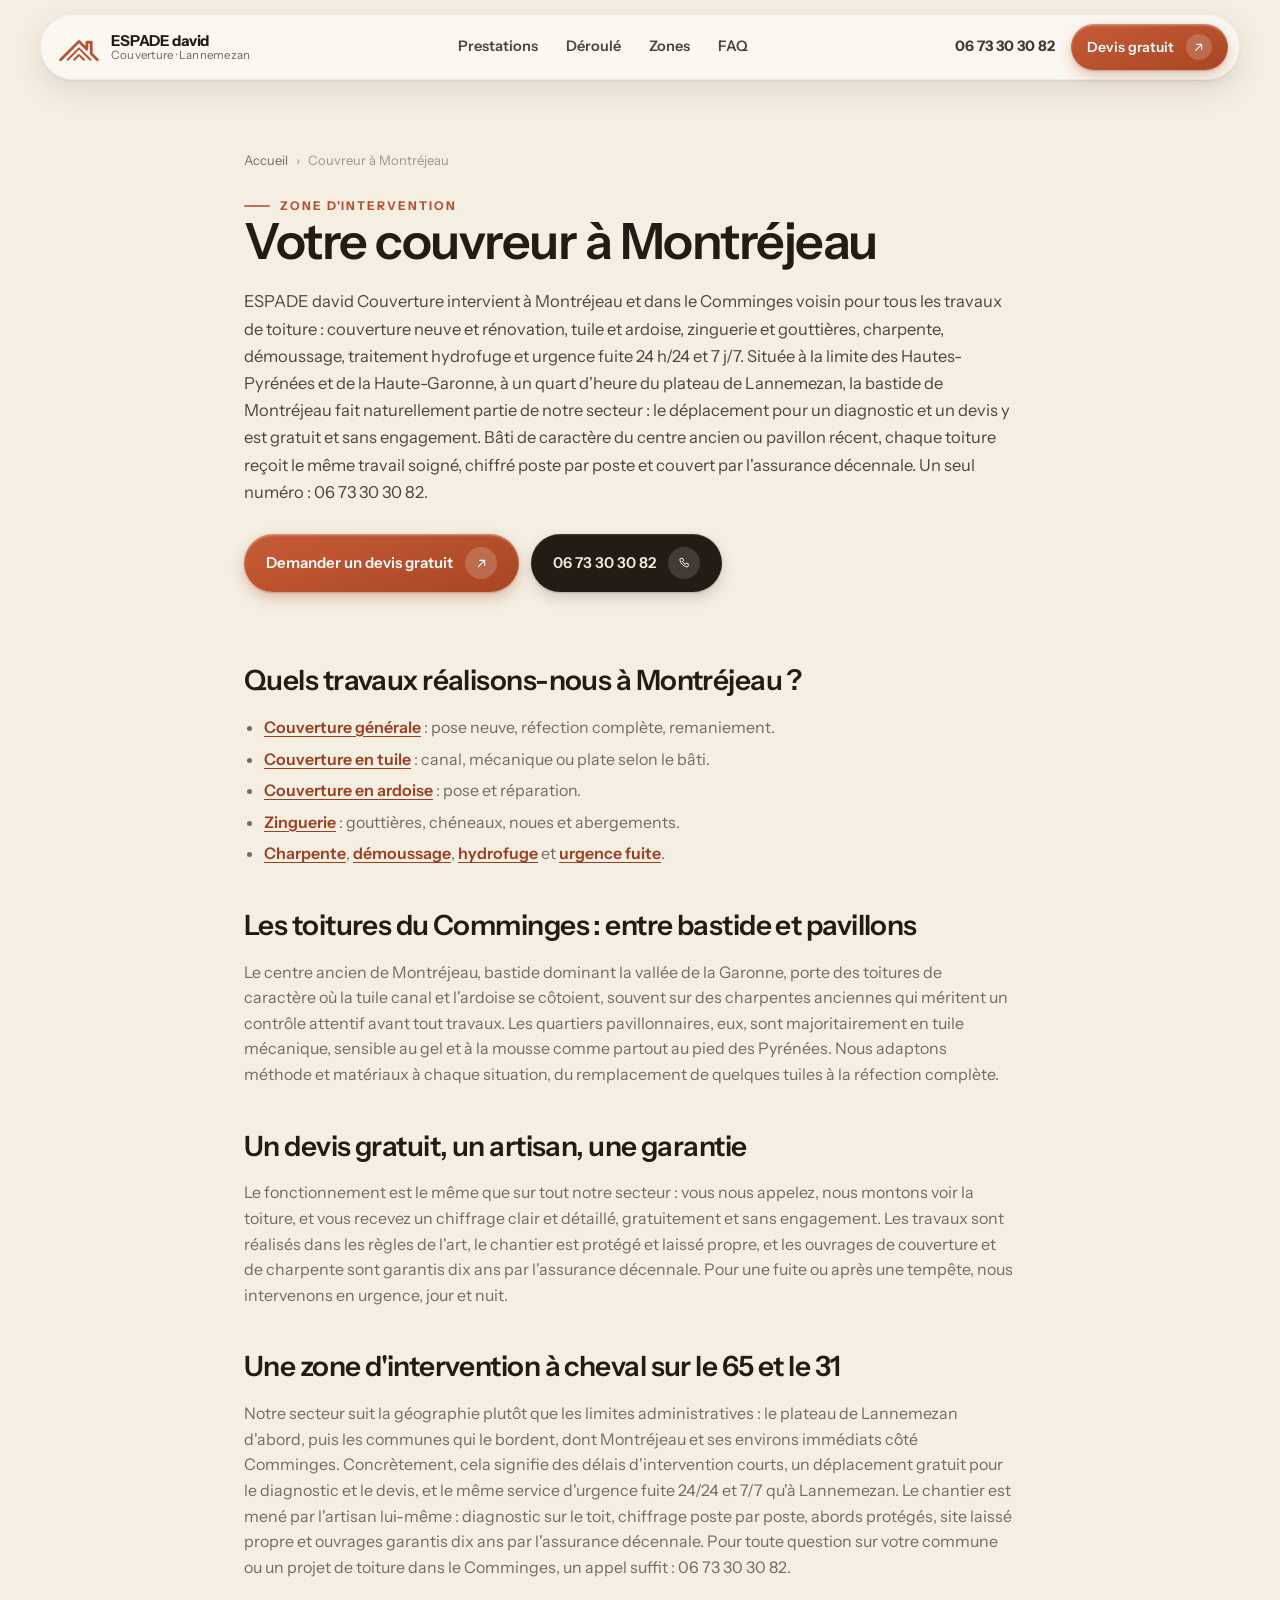
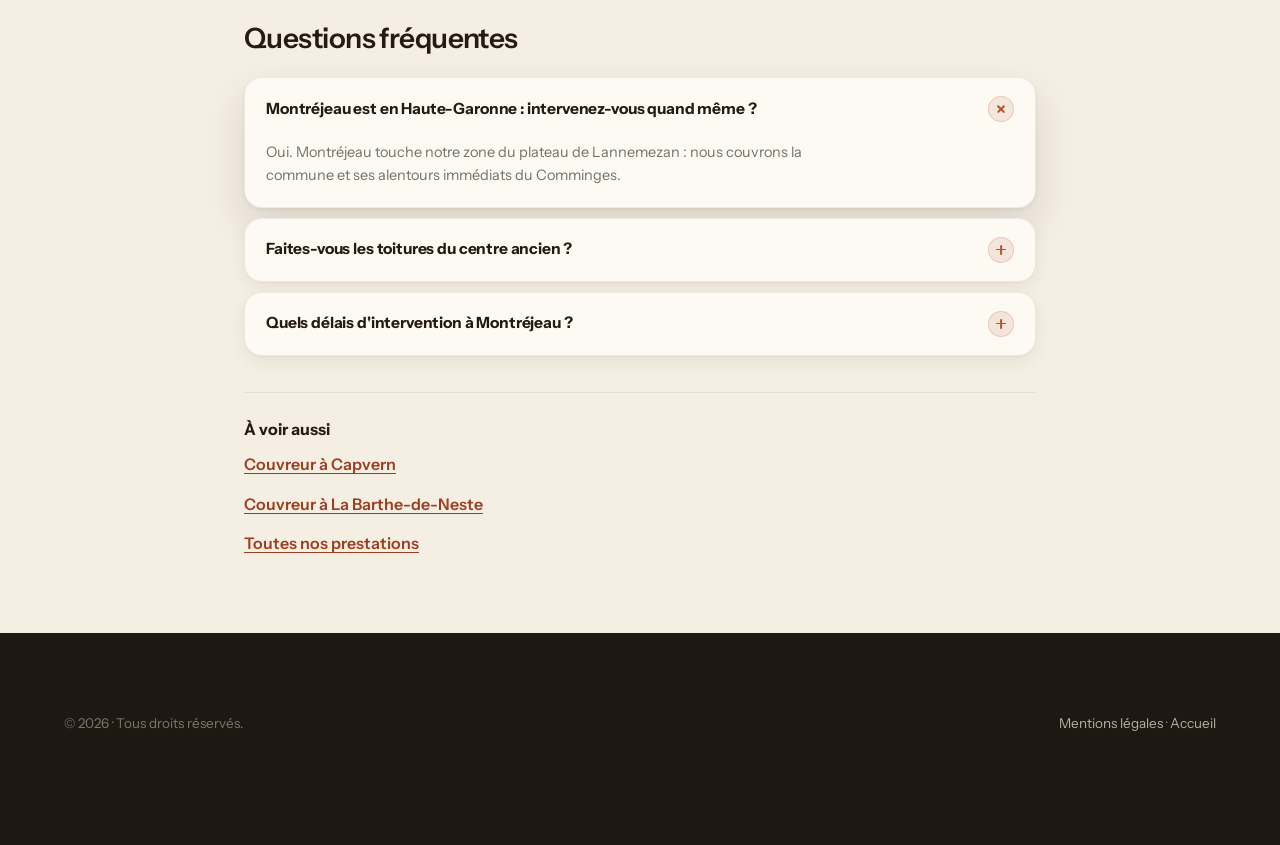
<file: couvreur-montrejeau/index.html>
<!DOCTYPE html>
<html lang="fr">
<head>
<meta charset="UTF-8" />
<meta name="viewport" content="width=device-width, initial-scale=1" />
<title>Couvreur à Montréjeau (31) | ESPADE david Couverture</title>
<meta name="description" content="Couvreur intervenant à Montréjeau et dans le Comminges : toiture, tuile, ardoise, zinguerie, démoussage, urgence fuite 24/24. Devis gratuit. ☎ 06 73 30 30 82" />
<meta name="robots" content="index, follow" />
<link rel="canonical" href="https://www.rc-couverture-65.fr/couvreur-montrejeau/" />
<meta property="og:type" content="website" />
<meta property="og:locale" content="fr_FR" />
<meta property="og:title" content="Couvreur à Montréjeau (31) | ESPADE david Couverture" />
<meta property="og:description" content="Couvreur intervenant à Montréjeau et dans le Comminges : toiture, tuile, ardoise, zinguerie, démoussage, urgence fuite 24/24. Devis gratuit. ☎ 06 73 30 30 82" />
<meta property="og:url" content="https://www.rc-couverture-65.fr/couvreur-montrejeau/" />
<meta property="og:image" content="https://www.rc-couverture-65.fr/assets/og.jpg" />
<link rel="icon" type="image/svg+xml" href="/assets/favicon.svg" />
<meta name="theme-color" content="#F5EEE3" />
<meta name="geo.region" content="FR-65" />
<meta name="geo.placename" content="Montréjeau" />
<link rel="preconnect" href="https://fonts.googleapis.com" />
<link rel="preconnect" href="https://fonts.gstatic.com" crossorigin />
<link rel="stylesheet" href="https://fonts.googleapis.com/css2?family=Instrument+Sans:wght@400;500;600;700&family=Instrument+Serif:ital@1&display=swap" />
<link rel="stylesheet" href="/assets/styles.css" />
<script type="application/ld+json">
{"@context": "https://schema.org", "@type": "Service", "@id": "https://www.rc-couverture-65.fr/couvreur-montrejeau/#service", "name": "Travaux de couverture à Montréjeau", "serviceType": "Travaux de couverture à Montréjeau", "url": "https://www.rc-couverture-65.fr/couvreur-montrejeau/", "provider": {"@id": "https://www.rc-couverture-65.fr/#business"}, "areaServed": [{"@type": "City", "name": "Montréjeau", "sameAs": "https://fr.wikipedia.org/wiki/Montr%C3%A9jeau"}]}
</script>
<script type="application/ld+json">
{"@context": "https://schema.org", "@type": "BreadcrumbList", "itemListElement": [{"@type": "ListItem", "position": 1, "name": "Accueil", "item": "https://www.rc-couverture-65.fr/"}, {"@type": "ListItem", "position": 2, "name": "Couvreur à Montréjeau", "item": "https://www.rc-couverture-65.fr/couvreur-montrejeau/"}]}
</script>
</head>
<body class="nav-light">

<div class="nav-shell">
  <nav class="nav" aria-label="Navigation principale">
    <a href="/" class="brand" aria-label="ESPADE david Couverture, accueil">
      <span class="brand-mark"><svg viewBox="0 0 48 40" fill="none"><path d="M3 34 24 13l9 9v-8h5v13l7 7" stroke="currentColor" stroke-width="3.2" stroke-linecap="round" stroke-linejoin="round"/><path d="M11 34 24 21l13 13" stroke="currentColor" stroke-width="2.2" stroke-linecap="round" stroke-linejoin="round"/><path d="M18.5 34 24 28.5l5.5 5.5" stroke="currentColor" stroke-width="2.2" stroke-linecap="round" stroke-linejoin="round"/></svg></span>
      <span class="brand-txt"><b>ESPADE david</b><span class="bd">Couverture · Lannemezan</span></span>
    </a>
    <div class="nav-links">
      <a href="/#prestations">Prestations</a>
      <a href="/#etapes">Déroulé</a>
      <a href="/#zones">Zones</a>
      <a href="/#faq">FAQ</a>
    </div>
    <div class="nav-cta">
      <a href="tel:+33673303082" class="nav-phone">06 73 30 30 82</a>
      <a href="/#devis" class="btn btn-accent btn-sm">Devis gratuit<span class="arrow"><svg viewBox="0 0 24 24" fill="none"><path d="M7 17 17 7M9 7h8v8" stroke="currentColor" stroke-width="1.7" stroke-linecap="round" stroke-linejoin="round"/></svg></span></a>
    </div>
    <button class="nav-toggle" aria-label="Ouvrir le menu" aria-expanded="false"><span></span></button>
  </nav>
</div>

<div class="mobile-menu" aria-hidden="true">
  <a href="/#prestations">Prestations</a>
  <a href="/#etapes">Déroulé des travaux</a>
  <a href="/#zones">Zones d'intervention</a>
  <a href="/#faq">FAQ</a>
  <a href="tel:+33673303082" class="btn btn-glass btn-block">06 73 30 30 82<span class="arrow"><svg viewBox="0 0 24 24" fill="none"><path d="M6.5 4h3l1.2 3.5-2 1.3a11 11 0 0 0 4.5 4.5l1.3-2 3.5 1.2v3a2 2 0 0 1-2.2 2A15.5 15.5 0 0 1 4.5 6.2 2 2 0 0 1 6.5 4Z" stroke="currentColor" stroke-width="1.6" stroke-linejoin="round"/></svg></span></a>
  <a href="/#devis" class="btn btn-accent btn-block">Demander un devis<span class="arrow"><svg viewBox="0 0 24 24" fill="none"><path d="M7 17 17 7M9 7h8v8" stroke="currentColor" stroke-width="1.7" stroke-linecap="round" stroke-linejoin="round"/></svg></span></a>
</div>

<main>
<div class="page-head">
  <div class="wrap-narrow">
    <nav class="crumbs" aria-label="Fil d'Ariane"><a href="/">Accueil</a><span>›</span><span>Couvreur à Montréjeau</span></nav>
    <span class="eyebrow">Zone d'intervention</span>
    <h1>Votre couvreur à Montréjeau</h1>
    <p class="lead-answer">ESPADE david Couverture intervient à Montréjeau et dans le Comminges voisin pour tous les travaux de toiture : couverture neuve et rénovation, tuile et ardoise, zinguerie et gouttières, charpente, démoussage, traitement hydrofuge et urgence fuite 24 h/24 et 7 j/7. Située à la limite des Hautes-Pyrénées et de la Haute-Garonne, à un quart d'heure du plateau de Lannemezan, la bastide de Montréjeau fait naturellement partie de notre secteur : le déplacement pour un diagnostic et un devis y est gratuit et sans engagement. Bâti de caractère du centre ancien ou pavillon récent, chaque toiture reçoit le même travail soigné, chiffré poste par poste et couvert par l'assurance décennale. Un seul numéro : 06 73 30 30 82.</p>
    <div class="page-cta">
      <a href="/#devis" class="btn btn-accent">Demander un devis gratuit<span class="arrow"><svg viewBox="0 0 24 24" fill="none"><path d="M7 17 17 7M9 7h8v8" stroke="currentColor" stroke-width="1.7" stroke-linecap="round" stroke-linejoin="round"/></svg></span></a>
      <a href="tel:+33673303082" class="btn btn-ink">06 73 30 30 82<span class="arrow"><svg viewBox="0 0 24 24" fill="none"><path d="M6.5 4h3l1.2 3.5-2 1.3a11 11 0 0 0 4.5 4.5l1.3-2 3.5 1.2v3a2 2 0 0 1-2.2 2A15.5 15.5 0 0 1 4.5 6.2 2 2 0 0 1 6.5 4Z" stroke="currentColor" stroke-width="1.6" stroke-linejoin="round"/></svg></span></a>
    </div>
  </div>
</div>

<article class="article">
  <div class="wrap-narrow">
    <h2>Quels travaux réalisons-nous à Montréjeau ?</h2><ul><li><a href="/couverture-lannemezan/">Couverture générale</a> : pose neuve, réfection complète, remaniement.</li><li><a href="/couverture-tuile-lannemezan/">Couverture en tuile</a> : canal, mécanique ou plate selon le bâti.</li><li><a href="/couverture-ardoise-lannemezan/">Couverture en ardoise</a> : pose et réparation.</li><li><a href="/zingueur-lannemezan/">Zinguerie</a> : gouttières, chéneaux, noues et abergements.</li><li><a href="/charpente-lannemezan/">Charpente</a>, <a href="/demoussage-toiture-lannemezan/">démoussage</a>, <a href="/hydrofuge-toiture-lannemezan/">hydrofuge</a> et <a href="/urgence-fuite-toiture-lannemezan/">urgence fuite</a>.</li></ul><h2>Les toitures du Comminges : entre bastide et pavillons</h2><p>Le centre ancien de Montréjeau, bastide dominant la vallée de la Garonne, porte des toitures de caractère où la tuile canal et l'ardoise se côtoient, souvent sur des charpentes anciennes qui méritent un contrôle attentif avant tout travaux. Les quartiers pavillonnaires, eux, sont majoritairement en tuile mécanique, sensible au gel et à la mousse comme partout au pied des Pyrénées. Nous adaptons méthode et matériaux à chaque situation, du remplacement de quelques tuiles à la réfection complète.</p><h2>Un devis gratuit, un artisan, une garantie</h2><p>Le fonctionnement est le même que sur tout notre secteur : vous nous appelez, nous montons voir la toiture, et vous recevez un chiffrage clair et détaillé, gratuitement et sans engagement. Les travaux sont réalisés dans les règles de l'art, le chantier est protégé et laissé propre, et les ouvrages de couverture et de charpente sont garantis dix ans par l'assurance décennale. Pour une fuite ou après une tempête, nous intervenons en urgence, jour et nuit.</p><h2>Une zone d'intervention à cheval sur le 65 et le 31</h2><p>Notre secteur suit la géographie plutôt que les limites administratives : le plateau de Lannemezan d'abord, puis les communes qui le bordent, dont Montréjeau et ses environs immédiats côté Comminges. Concrètement, cela signifie des délais d'intervention courts, un déplacement gratuit pour le diagnostic et le devis, et le même service d'urgence fuite 24/24 et 7/7 qu'à Lannemezan. Le chantier est mené par l'artisan lui-même : diagnostic sur le toit, chiffrage poste par poste, abords protégés, site laissé propre et ouvrages garantis dix ans par l'assurance décennale. Pour toute question sur votre commune ou un projet de toiture dans le Comminges, un appel suffit : 06 73 30 30 82.</p>
    <div class="page-faq">
      <h2>Questions fréquentes</h2>
      <div class="faq"><details open><summary>Montréjeau est en Haute-Garonne : intervenez-vous quand même ?<span class="pm"></span></summary><div class="ans">Oui. Montréjeau touche notre zone du plateau de Lannemezan : nous couvrons la commune et ses alentours immédiats du Comminges.</div></details><details><summary>Faites-vous les toitures du centre ancien ?<span class="pm"></span></summary><div class="ans">Oui, y compris les couvertures de caractère en canal ou en ardoise, avec des méthodes adaptées au bâti ancien.</div></details><details><summary>Quels délais d'intervention à Montréjeau ?<span class="pm"></span></summary><div class="ans">Pour un devis, nous convenons d'un passage rapide selon le planning. Pour une fuite ou après une tempête, l'urgence est traitée 24/24, comme sur tout notre secteur.</div></details></div>
    </div>
    <div class="related"><p>À voir aussi</p><ul><li><a href="/couvreur-capvern/">Couvreur à Capvern</a></li><li><a href="/couvreur-la-barthe-de-neste/">Couvreur à La Barthe-de-Neste</a></li><li><a href="/#prestations">Toutes nos prestations</a></li></ul></div>
  </div>
</article>
</main>

<footer class="footer">
  <div class="wrap">
    <div class="footer-bottom" style="border:0;padding-top:0">
      <span>© <span id="year">2026</span> · Tous droits réservés.</span>
      <span><a href="/mentions-legales">Mentions légales</a> · <a href="/">Accueil</a></span>
    </div>
  </div>
</footer>

<div class="callbar">
  <a href="tel:+33673303082" class="call"><svg viewBox="0 0 24 24" fill="none"><path d="M6.5 4h3l1.2 3.5-2 1.3a11 11 0 0 0 4.5 4.5l1.3-2 3.5 1.2v3a2 2 0 0 1-2.2 2A15.5 15.5 0 0 1 4.5 6.2 2 2 0 0 1 6.5 4Z" stroke="currentColor" stroke-width="1.7" stroke-linejoin="round"/></svg>Appeler</a>
  <a href="/#devis" class="quote"><svg viewBox="0 0 24 24" fill="none"><path d="M7 17 17 7M9 7h8v8" stroke="currentColor" stroke-width="1.7" stroke-linecap="round" stroke-linejoin="round"/></svg>Devis gratuit</a>
</div>

<script src="/assets/script.js" defer></script>
</body>
</html>
</file>
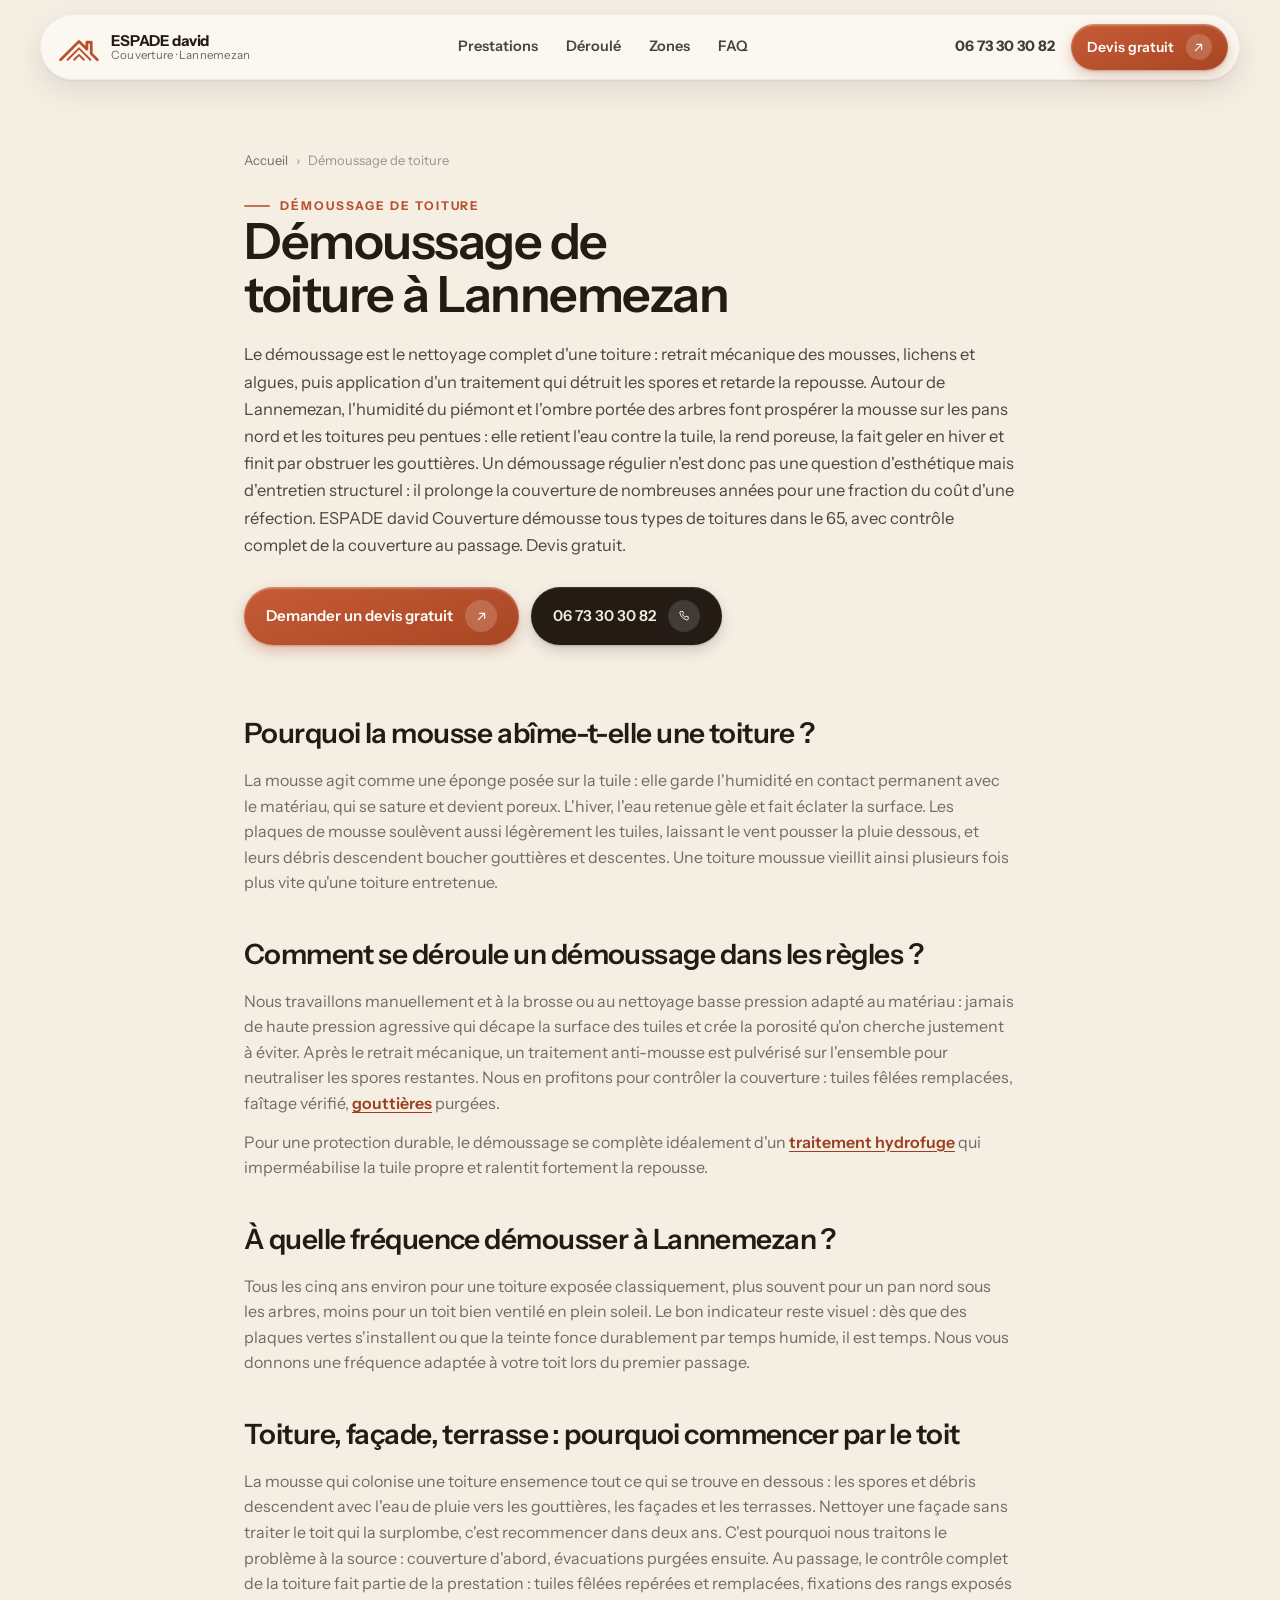
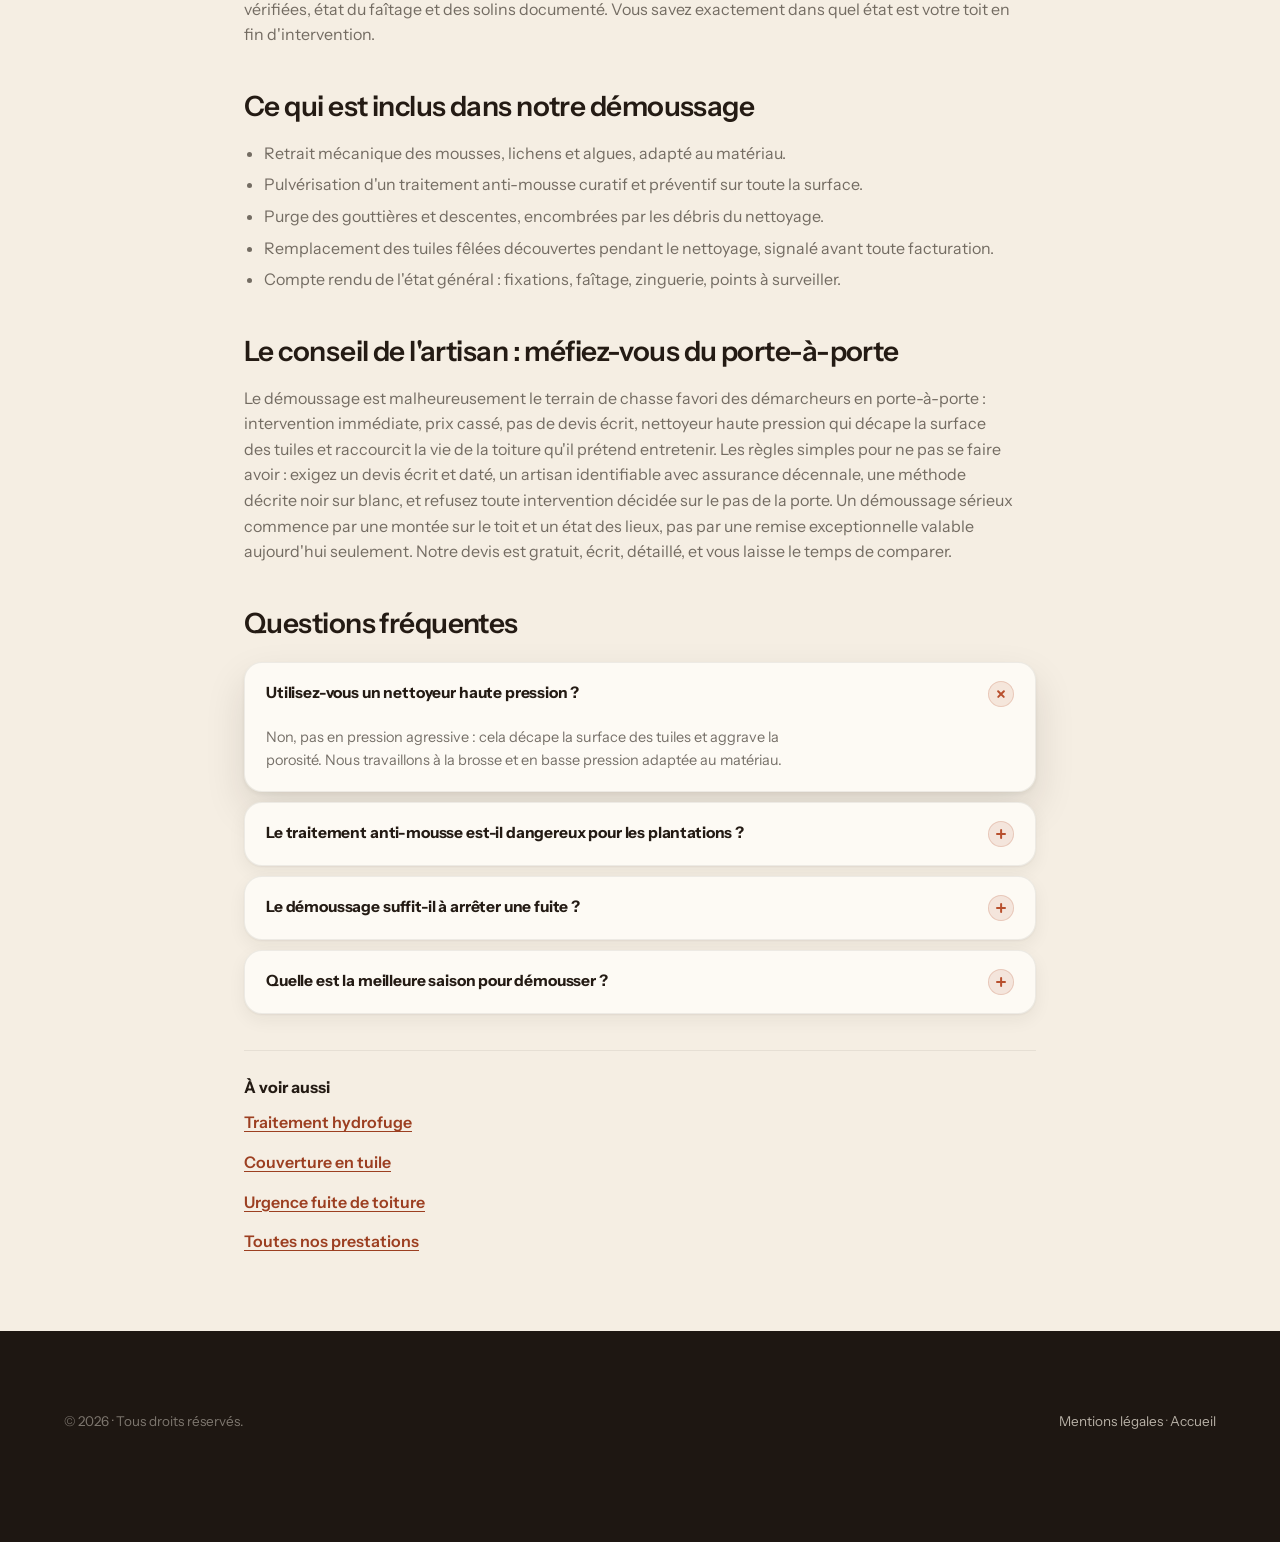
<file: demoussage-toiture-lannemezan/index.html>
<!DOCTYPE html>
<html lang="fr">
<head>
<meta charset="UTF-8" />
<meta name="viewport" content="width=device-width, initial-scale=1" />
<title>Démoussage de toiture à Lannemezan (65)</title>
<meta name="description" content="Nettoyage et démoussage de toiture à Lannemezan : retrait des mousses et lichens, traitement anti-repousse, contrôle des tuiles. Devis gratuit. ☎ 06 73 30 30 82" />
<meta name="robots" content="index, follow" />
<link rel="canonical" href="https://www.rc-couverture-65.fr/demoussage-toiture-lannemezan/" />
<meta property="og:type" content="website" />
<meta property="og:locale" content="fr_FR" />
<meta property="og:title" content="Démoussage de toiture à Lannemezan (65)" />
<meta property="og:description" content="Nettoyage et démoussage de toiture à Lannemezan : retrait des mousses et lichens, traitement anti-repousse, contrôle des tuiles. Devis gratuit. ☎ 06 73 30 30 82" />
<meta property="og:url" content="https://www.rc-couverture-65.fr/demoussage-toiture-lannemezan/" />
<meta property="og:image" content="https://www.rc-couverture-65.fr/assets/og.jpg" />
<link rel="icon" type="image/svg+xml" href="/assets/favicon.svg" />
<meta name="theme-color" content="#F5EEE3" />
<meta name="geo.region" content="FR-65" />
<meta name="geo.placename" content="Lannemezan" />
<link rel="preconnect" href="https://fonts.googleapis.com" />
<link rel="preconnect" href="https://fonts.gstatic.com" crossorigin />
<link rel="stylesheet" href="https://fonts.googleapis.com/css2?family=Instrument+Sans:wght@400;500;600;700&family=Instrument+Serif:ital@1&display=swap" />
<link rel="stylesheet" href="/assets/styles.css" />
<script type="application/ld+json">
{"@context": "https://schema.org", "@type": "Service", "@id": "https://www.rc-couverture-65.fr/demoussage-toiture-lannemezan/#service", "name": "Nettoyage et démoussage de toiture", "serviceType": "Nettoyage et démoussage de toiture", "url": "https://www.rc-couverture-65.fr/demoussage-toiture-lannemezan/", "provider": {"@id": "https://www.rc-couverture-65.fr/#business"}, "areaServed": [{"@type": "City", "name": "Lannemezan", "sameAs": "https://fr.wikipedia.org/wiki/Lannemezan"}, {"@type": "AdministrativeArea", "name": "Hautes-Pyrénées", "sameAs": "https://fr.wikipedia.org/wiki/Hautes-Pyr%C3%A9n%C3%A9es"}]}
</script>
<script type="application/ld+json">
{"@context": "https://schema.org", "@type": "BreadcrumbList", "itemListElement": [{"@type": "ListItem", "position": 1, "name": "Accueil", "item": "https://www.rc-couverture-65.fr/"}, {"@type": "ListItem", "position": 2, "name": "Démoussage de toiture", "item": "https://www.rc-couverture-65.fr/demoussage-toiture-lannemezan/"}]}
</script>
</head>
<body class="nav-light">

<div class="nav-shell">
  <nav class="nav" aria-label="Navigation principale">
    <a href="/" class="brand" aria-label="ESPADE david Couverture, accueil">
      <span class="brand-mark"><svg viewBox="0 0 48 40" fill="none"><path d="M3 34 24 13l9 9v-8h5v13l7 7" stroke="currentColor" stroke-width="3.2" stroke-linecap="round" stroke-linejoin="round"/><path d="M11 34 24 21l13 13" stroke="currentColor" stroke-width="2.2" stroke-linecap="round" stroke-linejoin="round"/><path d="M18.5 34 24 28.5l5.5 5.5" stroke="currentColor" stroke-width="2.2" stroke-linecap="round" stroke-linejoin="round"/></svg></span>
      <span class="brand-txt"><b>ESPADE david</b><span class="bd">Couverture · Lannemezan</span></span>
    </a>
    <div class="nav-links">
      <a href="/#prestations">Prestations</a>
      <a href="/#etapes">Déroulé</a>
      <a href="/#zones">Zones</a>
      <a href="/#faq">FAQ</a>
    </div>
    <div class="nav-cta">
      <a href="tel:+33673303082" class="nav-phone">06 73 30 30 82</a>
      <a href="/#devis" class="btn btn-accent btn-sm">Devis gratuit<span class="arrow"><svg viewBox="0 0 24 24" fill="none"><path d="M7 17 17 7M9 7h8v8" stroke="currentColor" stroke-width="1.7" stroke-linecap="round" stroke-linejoin="round"/></svg></span></a>
    </div>
    <button class="nav-toggle" aria-label="Ouvrir le menu" aria-expanded="false"><span></span></button>
  </nav>
</div>

<div class="mobile-menu" aria-hidden="true">
  <a href="/#prestations">Prestations</a>
  <a href="/#etapes">Déroulé des travaux</a>
  <a href="/#zones">Zones d'intervention</a>
  <a href="/#faq">FAQ</a>
  <a href="tel:+33673303082" class="btn btn-glass btn-block">06 73 30 30 82<span class="arrow"><svg viewBox="0 0 24 24" fill="none"><path d="M6.5 4h3l1.2 3.5-2 1.3a11 11 0 0 0 4.5 4.5l1.3-2 3.5 1.2v3a2 2 0 0 1-2.2 2A15.5 15.5 0 0 1 4.5 6.2 2 2 0 0 1 6.5 4Z" stroke="currentColor" stroke-width="1.6" stroke-linejoin="round"/></svg></span></a>
  <a href="/#devis" class="btn btn-accent btn-block">Demander un devis<span class="arrow"><svg viewBox="0 0 24 24" fill="none"><path d="M7 17 17 7M9 7h8v8" stroke="currentColor" stroke-width="1.7" stroke-linecap="round" stroke-linejoin="round"/></svg></span></a>
</div>

<main>
<div class="page-head">
  <div class="wrap-narrow">
    <nav class="crumbs" aria-label="Fil d'Ariane"><a href="/">Accueil</a><span>›</span><span>Démoussage de toiture</span></nav>
    <span class="eyebrow">Démoussage de toiture</span>
    <h1>Démoussage de toiture à Lannemezan</h1>
    <p class="lead-answer">Le démoussage est le nettoyage complet d'une toiture : retrait mécanique des mousses, lichens et algues, puis application d'un traitement qui détruit les spores et retarde la repousse. Autour de Lannemezan, l'humidité du piémont et l'ombre portée des arbres font prospérer la mousse sur les pans nord et les toitures peu pentues : elle retient l'eau contre la tuile, la rend poreuse, la fait geler en hiver et finit par obstruer les gouttières. Un démoussage régulier n'est donc pas une question d'esthétique mais d'entretien structurel : il prolonge la couverture de nombreuses années pour une fraction du coût d'une réfection. ESPADE david Couverture démousse tous types de toitures dans le 65, avec contrôle complet de la couverture au passage. Devis gratuit.</p>
    <div class="page-cta">
      <a href="/#devis" class="btn btn-accent">Demander un devis gratuit<span class="arrow"><svg viewBox="0 0 24 24" fill="none"><path d="M7 17 17 7M9 7h8v8" stroke="currentColor" stroke-width="1.7" stroke-linecap="round" stroke-linejoin="round"/></svg></span></a>
      <a href="tel:+33673303082" class="btn btn-ink">06 73 30 30 82<span class="arrow"><svg viewBox="0 0 24 24" fill="none"><path d="M6.5 4h3l1.2 3.5-2 1.3a11 11 0 0 0 4.5 4.5l1.3-2 3.5 1.2v3a2 2 0 0 1-2.2 2A15.5 15.5 0 0 1 4.5 6.2 2 2 0 0 1 6.5 4Z" stroke="currentColor" stroke-width="1.6" stroke-linejoin="round"/></svg></span></a>
    </div>
  </div>
</div>

<article class="article">
  <div class="wrap-narrow">
    <h2>Pourquoi la mousse abîme-t-elle une toiture ?</h2><p>La mousse agit comme une éponge posée sur la tuile : elle garde l'humidité en contact permanent avec le matériau, qui se sature et devient poreux. L'hiver, l'eau retenue gèle et fait éclater la surface. Les plaques de mousse soulèvent aussi légèrement les tuiles, laissant le vent pousser la pluie dessous, et leurs débris descendent boucher gouttières et descentes. Une toiture moussue vieillit ainsi plusieurs fois plus vite qu'une toiture entretenue.</p><h2>Comment se déroule un démoussage dans les règles ?</h2><p>Nous travaillons manuellement et à la brosse ou au nettoyage basse pression adapté au matériau : jamais de haute pression agressive qui décape la surface des tuiles et crée la porosité qu'on cherche justement à éviter. Après le retrait mécanique, un traitement anti-mousse est pulvérisé sur l'ensemble pour neutraliser les spores restantes. Nous en profitons pour contrôler la couverture : tuiles fêlées remplacées, faîtage vérifié, <a href="/zingueur-lannemezan/">gouttières</a> purgées.</p><p>Pour une protection durable, le démoussage se complète idéalement d'un <a href="/hydrofuge-toiture-lannemezan/">traitement hydrofuge</a> qui imperméabilise la tuile propre et ralentit fortement la repousse.</p><h2>À quelle fréquence démousser à Lannemezan ?</h2><p>Tous les cinq ans environ pour une toiture exposée classiquement, plus souvent pour un pan nord sous les arbres, moins pour un toit bien ventilé en plein soleil. Le bon indicateur reste visuel : dès que des plaques vertes s'installent ou que la teinte fonce durablement par temps humide, il est temps. Nous vous donnons une fréquence adaptée à votre toit lors du premier passage.</p><h2>Toiture, façade, terrasse : pourquoi commencer par le toit</h2><p>La mousse qui colonise une toiture ensemence tout ce qui se trouve en dessous : les spores et débris descendent avec l'eau de pluie vers les gouttières, les façades et les terrasses. Nettoyer une façade sans traiter le toit qui la surplombe, c'est recommencer dans deux ans. C'est pourquoi nous traitons le problème à la source : couverture d'abord, évacuations purgées ensuite. Au passage, le contrôle complet de la toiture fait partie de la prestation : tuiles fêlées repérées et remplacées, fixations des rangs exposés vérifiées, état du faîtage et des solins documenté. Vous savez exactement dans quel état est votre toit en fin d'intervention.</p><h2>Ce qui est inclus dans notre démoussage</h2><ul><li>Retrait mécanique des mousses, lichens et algues, adapté au matériau.</li><li>Pulvérisation d'un traitement anti-mousse curatif et préventif sur toute la surface.</li><li>Purge des gouttières et descentes, encombrées par les débris du nettoyage.</li><li>Remplacement des tuiles fêlées découvertes pendant le nettoyage, signalé avant toute facturation.</li><li>Compte rendu de l'état général : fixations, faîtage, zinguerie, points à surveiller.</li></ul><h2>Le conseil de l'artisan : méfiez-vous du porte-à-porte</h2><p>Le démoussage est malheureusement le terrain de chasse favori des démarcheurs en porte-à-porte : intervention immédiate, prix cassé, pas de devis écrit, nettoyeur haute pression qui décape la surface des tuiles et raccourcit la vie de la toiture qu'il prétend entretenir. Les règles simples pour ne pas se faire avoir : exigez un devis écrit et daté, un artisan identifiable avec assurance décennale, une méthode décrite noir sur blanc, et refusez toute intervention décidée sur le pas de la porte. Un démoussage sérieux commence par une montée sur le toit et un état des lieux, pas par une remise exceptionnelle valable aujourd'hui seulement. Notre devis est gratuit, écrit, détaillé, et vous laisse le temps de comparer.</p>
    <div class="page-faq">
      <h2>Questions fréquentes</h2>
      <div class="faq"><details open><summary>Utilisez-vous un nettoyeur haute pression ?<span class="pm"></span></summary><div class="ans">Non, pas en pression agressive : cela décape la surface des tuiles et aggrave la porosité. Nous travaillons à la brosse et en basse pression adaptée au matériau.</div></details><details><summary>Le traitement anti-mousse est-il dangereux pour les plantations ?<span class="pm"></span></summary><div class="ans">Nous protégeons les abords et utilisons des produits appliqués de façon ciblée sur la couverture, en tenant compte des évacuations d'eau.</div></details><details><summary>Le démoussage suffit-il à arrêter une fuite ?<span class="pm"></span></summary><div class="ans">Non : si une fuite est déclarée, il faut d'abord la traiter. Le démoussage est un entretien préventif, pas une réparation.</div></details><details><summary>Quelle est la meilleure saison pour démousser ?<span class="pm"></span></summary><div class="ans">Du printemps à l'automne, par temps sec : le traitement anti-mousse doit agir sans être lessivé. Nous planifions selon la météo du plateau.</div></details></div>
    </div>
    <div class="related"><p>À voir aussi</p><ul><li><a href="/hydrofuge-toiture-lannemezan/">Traitement hydrofuge</a></li><li><a href="/couverture-tuile-lannemezan/">Couverture en tuile</a></li><li><a href="/urgence-fuite-toiture-lannemezan/">Urgence fuite de toiture</a></li><li><a href="/#prestations">Toutes nos prestations</a></li></ul></div>
  </div>
</article>
</main>

<footer class="footer">
  <div class="wrap">
    <div class="footer-bottom" style="border:0;padding-top:0">
      <span>© <span id="year">2026</span> · Tous droits réservés.</span>
      <span><a href="/mentions-legales">Mentions légales</a> · <a href="/">Accueil</a></span>
    </div>
  </div>
</footer>

<div class="callbar">
  <a href="tel:+33673303082" class="call"><svg viewBox="0 0 24 24" fill="none"><path d="M6.5 4h3l1.2 3.5-2 1.3a11 11 0 0 0 4.5 4.5l1.3-2 3.5 1.2v3a2 2 0 0 1-2.2 2A15.5 15.5 0 0 1 4.5 6.2 2 2 0 0 1 6.5 4Z" stroke="currentColor" stroke-width="1.7" stroke-linejoin="round"/></svg>Appeler</a>
  <a href="/#devis" class="quote"><svg viewBox="0 0 24 24" fill="none"><path d="M7 17 17 7M9 7h8v8" stroke="currentColor" stroke-width="1.7" stroke-linecap="round" stroke-linejoin="round"/></svg>Devis gratuit</a>
</div>

<script src="/assets/script.js" defer></script>
</body>
</html>
</file>
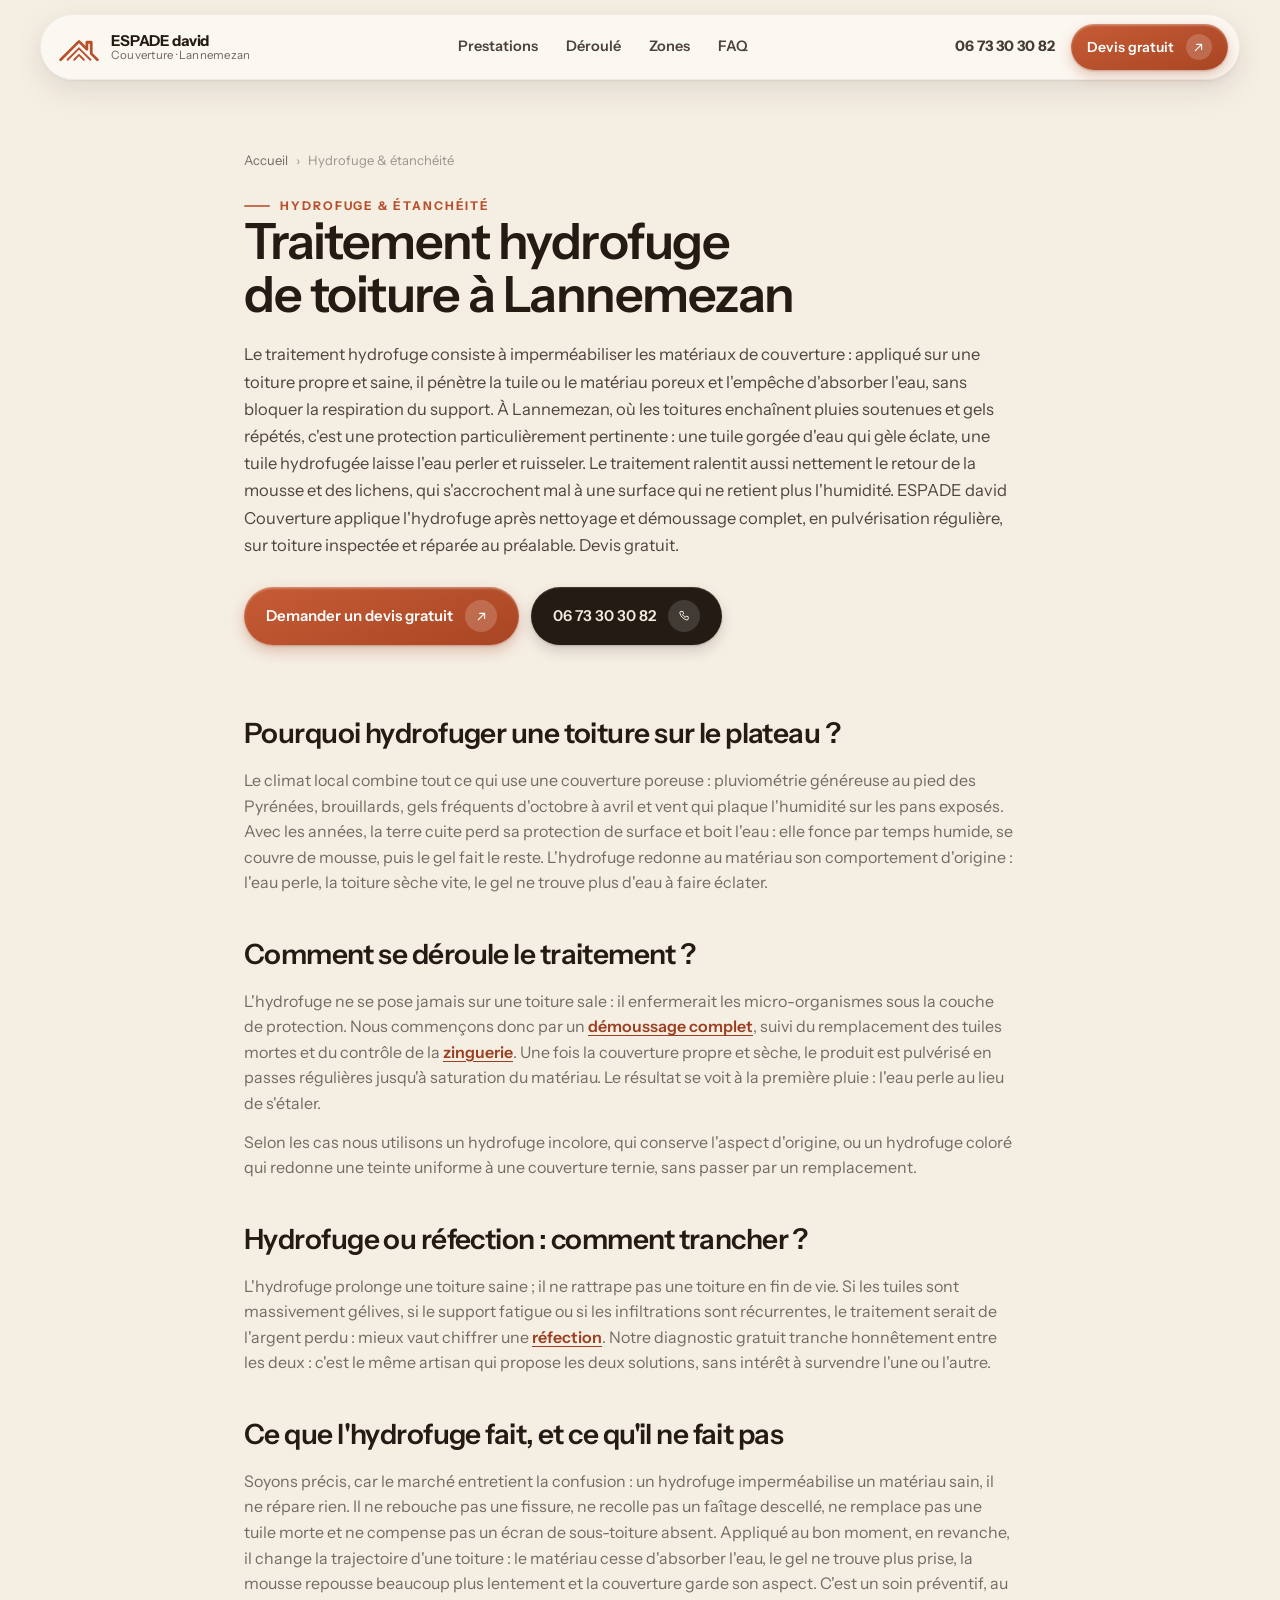
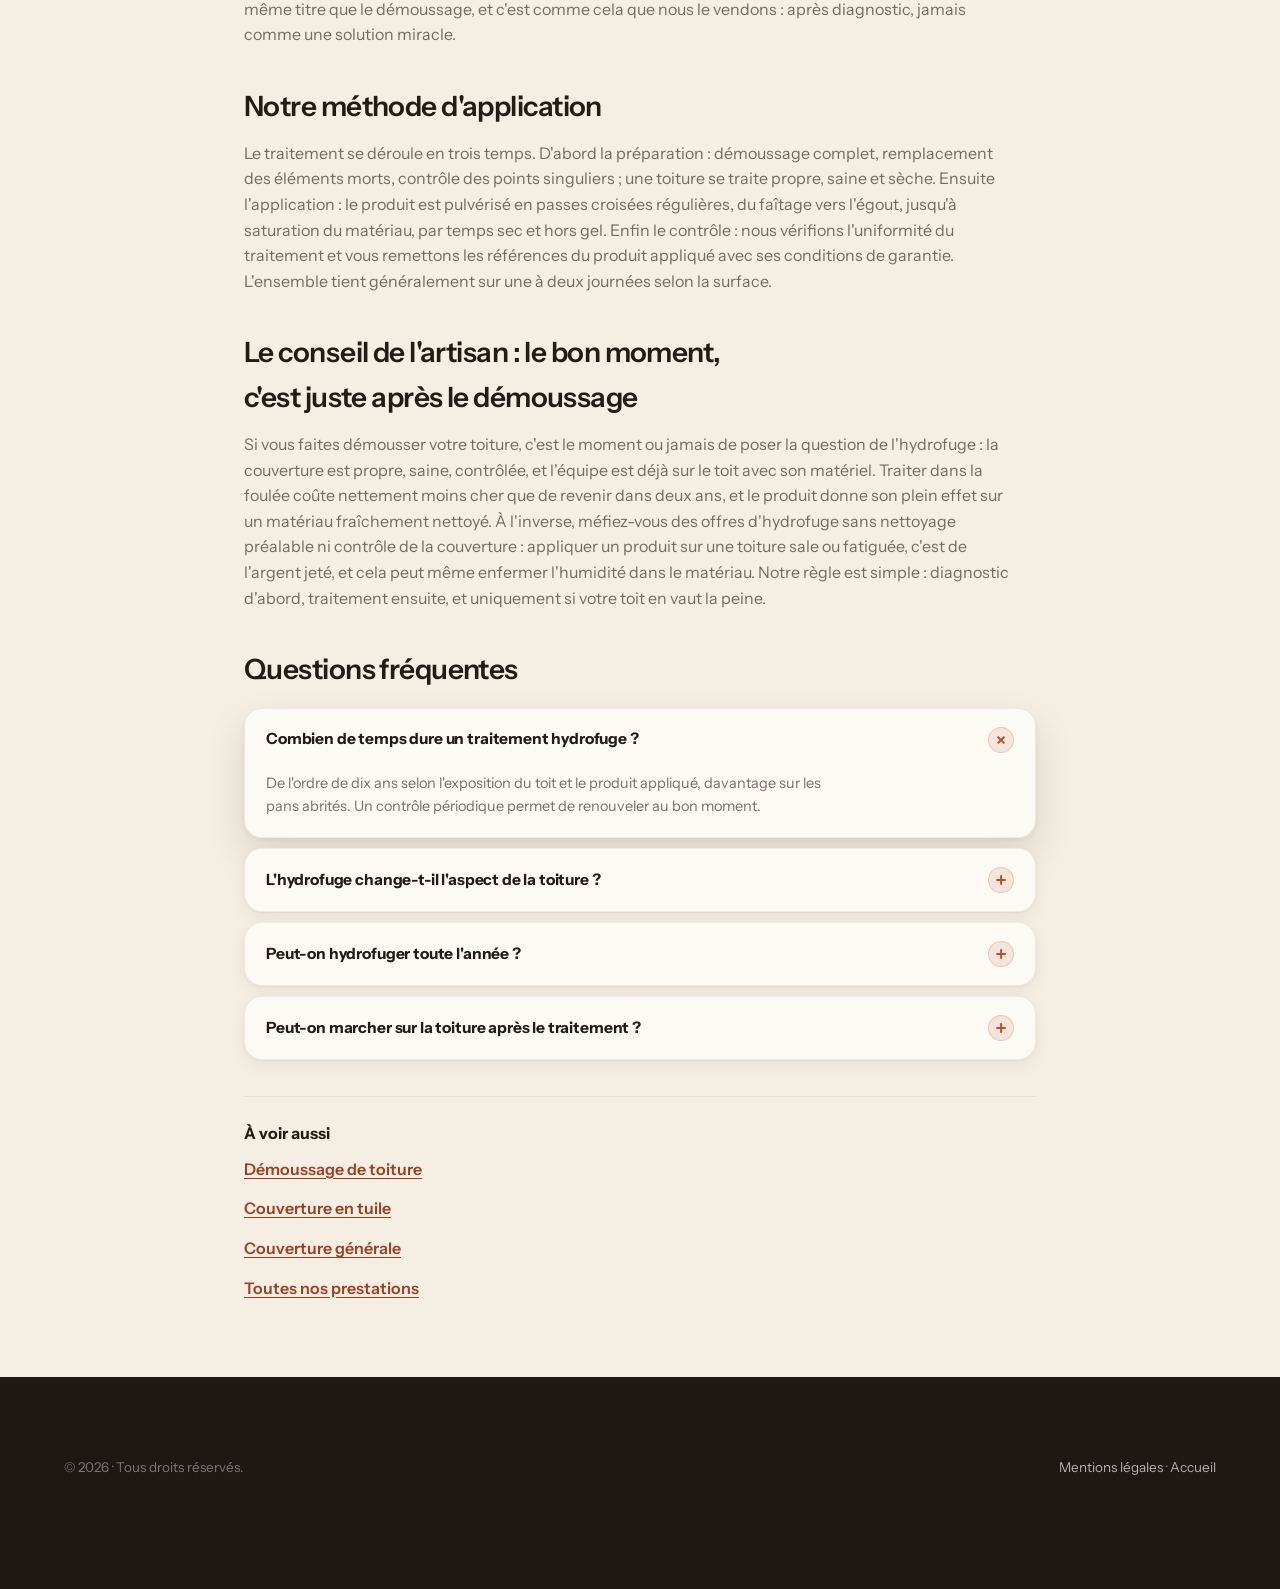
<file: hydrofuge-toiture-lannemezan/index.html>
<!DOCTYPE html>
<html lang="fr">
<head>
<meta charset="UTF-8" />
<meta name="viewport" content="width=device-width, initial-scale=1" />
<title>Hydrofuge de toiture à Lannemezan : étanchéité (65)</title>
<meta name="description" content="Traitement hydrofuge de toiture à Lannemezan : imperméabilisation des tuiles après démoussage, protection contre le gel et la mousse. Devis gratuit. ☎ 06 73 30 30 82" />
<meta name="robots" content="index, follow" />
<link rel="canonical" href="https://www.rc-couverture-65.fr/hydrofuge-toiture-lannemezan/" />
<meta property="og:type" content="website" />
<meta property="og:locale" content="fr_FR" />
<meta property="og:title" content="Hydrofuge de toiture à Lannemezan : étanchéité (65)" />
<meta property="og:description" content="Traitement hydrofuge de toiture à Lannemezan : imperméabilisation des tuiles après démoussage, protection contre le gel et la mousse. Devis gratuit. ☎ 06 73 30 30 82" />
<meta property="og:url" content="https://www.rc-couverture-65.fr/hydrofuge-toiture-lannemezan/" />
<meta property="og:image" content="https://www.rc-couverture-65.fr/assets/og.jpg" />
<link rel="icon" type="image/svg+xml" href="/assets/favicon.svg" />
<meta name="theme-color" content="#F5EEE3" />
<meta name="geo.region" content="FR-65" />
<meta name="geo.placename" content="Lannemezan" />
<link rel="preconnect" href="https://fonts.googleapis.com" />
<link rel="preconnect" href="https://fonts.gstatic.com" crossorigin />
<link rel="stylesheet" href="https://fonts.googleapis.com/css2?family=Instrument+Sans:wght@400;500;600;700&family=Instrument+Serif:ital@1&display=swap" />
<link rel="stylesheet" href="/assets/styles.css" />
<script type="application/ld+json">
{"@context": "https://schema.org", "@type": "Service", "@id": "https://www.rc-couverture-65.fr/hydrofuge-toiture-lannemezan/#service", "name": "Traitement hydrofuge et étanchéité de toiture", "serviceType": "Traitement hydrofuge et étanchéité de toiture", "url": "https://www.rc-couverture-65.fr/hydrofuge-toiture-lannemezan/", "provider": {"@id": "https://www.rc-couverture-65.fr/#business"}, "areaServed": [{"@type": "City", "name": "Lannemezan", "sameAs": "https://fr.wikipedia.org/wiki/Lannemezan"}, {"@type": "AdministrativeArea", "name": "Hautes-Pyrénées", "sameAs": "https://fr.wikipedia.org/wiki/Hautes-Pyr%C3%A9n%C3%A9es"}]}
</script>
<script type="application/ld+json">
{"@context": "https://schema.org", "@type": "BreadcrumbList", "itemListElement": [{"@type": "ListItem", "position": 1, "name": "Accueil", "item": "https://www.rc-couverture-65.fr/"}, {"@type": "ListItem", "position": 2, "name": "Hydrofuge & étanchéité", "item": "https://www.rc-couverture-65.fr/hydrofuge-toiture-lannemezan/"}]}
</script>
</head>
<body class="nav-light">

<div class="nav-shell">
  <nav class="nav" aria-label="Navigation principale">
    <a href="/" class="brand" aria-label="ESPADE david Couverture, accueil">
      <span class="brand-mark"><svg viewBox="0 0 48 40" fill="none"><path d="M3 34 24 13l9 9v-8h5v13l7 7" stroke="currentColor" stroke-width="3.2" stroke-linecap="round" stroke-linejoin="round"/><path d="M11 34 24 21l13 13" stroke="currentColor" stroke-width="2.2" stroke-linecap="round" stroke-linejoin="round"/><path d="M18.5 34 24 28.5l5.5 5.5" stroke="currentColor" stroke-width="2.2" stroke-linecap="round" stroke-linejoin="round"/></svg></span>
      <span class="brand-txt"><b>ESPADE david</b><span class="bd">Couverture · Lannemezan</span></span>
    </a>
    <div class="nav-links">
      <a href="/#prestations">Prestations</a>
      <a href="/#etapes">Déroulé</a>
      <a href="/#zones">Zones</a>
      <a href="/#faq">FAQ</a>
    </div>
    <div class="nav-cta">
      <a href="tel:+33673303082" class="nav-phone">06 73 30 30 82</a>
      <a href="/#devis" class="btn btn-accent btn-sm">Devis gratuit<span class="arrow"><svg viewBox="0 0 24 24" fill="none"><path d="M7 17 17 7M9 7h8v8" stroke="currentColor" stroke-width="1.7" stroke-linecap="round" stroke-linejoin="round"/></svg></span></a>
    </div>
    <button class="nav-toggle" aria-label="Ouvrir le menu" aria-expanded="false"><span></span></button>
  </nav>
</div>

<div class="mobile-menu" aria-hidden="true">
  <a href="/#prestations">Prestations</a>
  <a href="/#etapes">Déroulé des travaux</a>
  <a href="/#zones">Zones d'intervention</a>
  <a href="/#faq">FAQ</a>
  <a href="tel:+33673303082" class="btn btn-glass btn-block">06 73 30 30 82<span class="arrow"><svg viewBox="0 0 24 24" fill="none"><path d="M6.5 4h3l1.2 3.5-2 1.3a11 11 0 0 0 4.5 4.5l1.3-2 3.5 1.2v3a2 2 0 0 1-2.2 2A15.5 15.5 0 0 1 4.5 6.2 2 2 0 0 1 6.5 4Z" stroke="currentColor" stroke-width="1.6" stroke-linejoin="round"/></svg></span></a>
  <a href="/#devis" class="btn btn-accent btn-block">Demander un devis<span class="arrow"><svg viewBox="0 0 24 24" fill="none"><path d="M7 17 17 7M9 7h8v8" stroke="currentColor" stroke-width="1.7" stroke-linecap="round" stroke-linejoin="round"/></svg></span></a>
</div>

<main>
<div class="page-head">
  <div class="wrap-narrow">
    <nav class="crumbs" aria-label="Fil d'Ariane"><a href="/">Accueil</a><span>›</span><span>Hydrofuge & étanchéité</span></nav>
    <span class="eyebrow">Hydrofuge & étanchéité</span>
    <h1>Traitement hydrofuge de toiture à Lannemezan</h1>
    <p class="lead-answer">Le traitement hydrofuge consiste à imperméabiliser les matériaux de couverture : appliqué sur une toiture propre et saine, il pénètre la tuile ou le matériau poreux et l'empêche d'absorber l'eau, sans bloquer la respiration du support. À Lannemezan, où les toitures enchaînent pluies soutenues et gels répétés, c'est une protection particulièrement pertinente : une tuile gorgée d'eau qui gèle éclate, une tuile hydrofugée laisse l'eau perler et ruisseler. Le traitement ralentit aussi nettement le retour de la mousse et des lichens, qui s'accrochent mal à une surface qui ne retient plus l'humidité. ESPADE david Couverture applique l'hydrofuge après nettoyage et démoussage complet, en pulvérisation régulière, sur toiture inspectée et réparée au préalable. Devis gratuit.</p>
    <div class="page-cta">
      <a href="/#devis" class="btn btn-accent">Demander un devis gratuit<span class="arrow"><svg viewBox="0 0 24 24" fill="none"><path d="M7 17 17 7M9 7h8v8" stroke="currentColor" stroke-width="1.7" stroke-linecap="round" stroke-linejoin="round"/></svg></span></a>
      <a href="tel:+33673303082" class="btn btn-ink">06 73 30 30 82<span class="arrow"><svg viewBox="0 0 24 24" fill="none"><path d="M6.5 4h3l1.2 3.5-2 1.3a11 11 0 0 0 4.5 4.5l1.3-2 3.5 1.2v3a2 2 0 0 1-2.2 2A15.5 15.5 0 0 1 4.5 6.2 2 2 0 0 1 6.5 4Z" stroke="currentColor" stroke-width="1.6" stroke-linejoin="round"/></svg></span></a>
    </div>
  </div>
</div>

<article class="article">
  <div class="wrap-narrow">
    <h2>Pourquoi hydrofuger une toiture sur le plateau ?</h2><p>Le climat local combine tout ce qui use une couverture poreuse : pluviométrie généreuse au pied des Pyrénées, brouillards, gels fréquents d'octobre à avril et vent qui plaque l'humidité sur les pans exposés. Avec les années, la terre cuite perd sa protection de surface et boit l'eau : elle fonce par temps humide, se couvre de mousse, puis le gel fait le reste. L'hydrofuge redonne au matériau son comportement d'origine : l'eau perle, la toiture sèche vite, le gel ne trouve plus d'eau à faire éclater.</p><h2>Comment se déroule le traitement ?</h2><p>L'hydrofuge ne se pose jamais sur une toiture sale : il enfermerait les micro-organismes sous la couche de protection. Nous commençons donc par un <a href="/demoussage-toiture-lannemezan/">démoussage complet</a>, suivi du remplacement des tuiles mortes et du contrôle de la <a href="/zingueur-lannemezan/">zinguerie</a>. Une fois la couverture propre et sèche, le produit est pulvérisé en passes régulières jusqu'à saturation du matériau. Le résultat se voit à la première pluie : l'eau perle au lieu de s'étaler.</p><p>Selon les cas nous utilisons un hydrofuge incolore, qui conserve l'aspect d'origine, ou un hydrofuge coloré qui redonne une teinte uniforme à une couverture ternie, sans passer par un remplacement.</p><h2>Hydrofuge ou réfection : comment trancher ?</h2><p>L'hydrofuge prolonge une toiture saine ; il ne rattrape pas une toiture en fin de vie. Si les tuiles sont massivement gélives, si le support fatigue ou si les infiltrations sont récurrentes, le traitement serait de l'argent perdu : mieux vaut chiffrer une <a href="/couverture-lannemezan/">réfection</a>. Notre diagnostic gratuit tranche honnêtement entre les deux : c'est le même artisan qui propose les deux solutions, sans intérêt à survendre l'une ou l'autre.</p><h2>Ce que l'hydrofuge fait, et ce qu'il ne fait pas</h2><p>Soyons précis, car le marché entretient la confusion : un hydrofuge imperméabilise un matériau sain, il ne répare rien. Il ne rebouche pas une fissure, ne recolle pas un faîtage descellé, ne remplace pas une tuile morte et ne compense pas un écran de sous-toiture absent. Appliqué au bon moment, en revanche, il change la trajectoire d'une toiture : le matériau cesse d'absorber l'eau, le gel ne trouve plus prise, la mousse repousse beaucoup plus lentement et la couverture garde son aspect. C'est un soin préventif, au même titre que le démoussage, et c'est comme cela que nous le vendons : après diagnostic, jamais comme une solution miracle.</p><h2>Notre méthode d'application</h2><p>Le traitement se déroule en trois temps. D'abord la préparation : démoussage complet, remplacement des éléments morts, contrôle des points singuliers ; une toiture se traite propre, saine et sèche. Ensuite l'application : le produit est pulvérisé en passes croisées régulières, du faîtage vers l'égout, jusqu'à saturation du matériau, par temps sec et hors gel. Enfin le contrôle : nous vérifions l'uniformité du traitement et vous remettons les références du produit appliqué avec ses conditions de garantie. L'ensemble tient généralement sur une à deux journées selon la surface.</p><h2>Le conseil de l'artisan : le bon moment, c'est juste après le démoussage</h2><p>Si vous faites démousser votre toiture, c'est le moment ou jamais de poser la question de l'hydrofuge : la couverture est propre, saine, contrôlée, et l'équipe est déjà sur le toit avec son matériel. Traiter dans la foulée coûte nettement moins cher que de revenir dans deux ans, et le produit donne son plein effet sur un matériau fraîchement nettoyé. À l'inverse, méfiez-vous des offres d'hydrofuge sans nettoyage préalable ni contrôle de la couverture : appliquer un produit sur une toiture sale ou fatiguée, c'est de l'argent jeté, et cela peut même enfermer l'humidité dans le matériau. Notre règle est simple : diagnostic d'abord, traitement ensuite, et uniquement si votre toit en vaut la peine.</p>
    <div class="page-faq">
      <h2>Questions fréquentes</h2>
      <div class="faq"><details open><summary>Combien de temps dure un traitement hydrofuge ?<span class="pm"></span></summary><div class="ans">De l'ordre de dix ans selon l'exposition du toit et le produit appliqué, davantage sur les pans abrités. Un contrôle périodique permet de renouveler au bon moment.</div></details><details><summary>L'hydrofuge change-t-il l'aspect de la toiture ?<span class="pm"></span></summary><div class="ans">L'incolore ne change rien à l'aspect. Le coloré ravive la teinte d'une couverture ternie : nous vous montrons les teintes avant application.</div></details><details><summary>Peut-on hydrofuger toute l'année ?<span class="pm"></span></summary><div class="ans">Il faut une toiture sèche et hors gel au moment de l'application. Nous planifions selon la météo du plateau, généralement du printemps à l'automne.</div></details><details><summary>Peut-on marcher sur la toiture après le traitement ?<span class="pm"></span></summary><div class="ans">Il faut laisser le produit polymériser à sec, généralement 24 à 48 heures selon la météo, avant toute circulation sur la couverture.</div></details></div>
    </div>
    <div class="related"><p>À voir aussi</p><ul><li><a href="/demoussage-toiture-lannemezan/">Démoussage de toiture</a></li><li><a href="/couverture-tuile-lannemezan/">Couverture en tuile</a></li><li><a href="/couverture-lannemezan/">Couverture générale</a></li><li><a href="/#prestations">Toutes nos prestations</a></li></ul></div>
  </div>
</article>
</main>

<footer class="footer">
  <div class="wrap">
    <div class="footer-bottom" style="border:0;padding-top:0">
      <span>© <span id="year">2026</span> · Tous droits réservés.</span>
      <span><a href="/mentions-legales">Mentions légales</a> · <a href="/">Accueil</a></span>
    </div>
  </div>
</footer>

<div class="callbar">
  <a href="tel:+33673303082" class="call"><svg viewBox="0 0 24 24" fill="none"><path d="M6.5 4h3l1.2 3.5-2 1.3a11 11 0 0 0 4.5 4.5l1.3-2 3.5 1.2v3a2 2 0 0 1-2.2 2A15.5 15.5 0 0 1 4.5 6.2 2 2 0 0 1 6.5 4Z" stroke="currentColor" stroke-width="1.7" stroke-linejoin="round"/></svg>Appeler</a>
  <a href="/#devis" class="quote"><svg viewBox="0 0 24 24" fill="none"><path d="M7 17 17 7M9 7h8v8" stroke="currentColor" stroke-width="1.7" stroke-linecap="round" stroke-linejoin="round"/></svg>Devis gratuit</a>
</div>

<script src="/assets/script.js" defer></script>
</body>
</html>
</file>
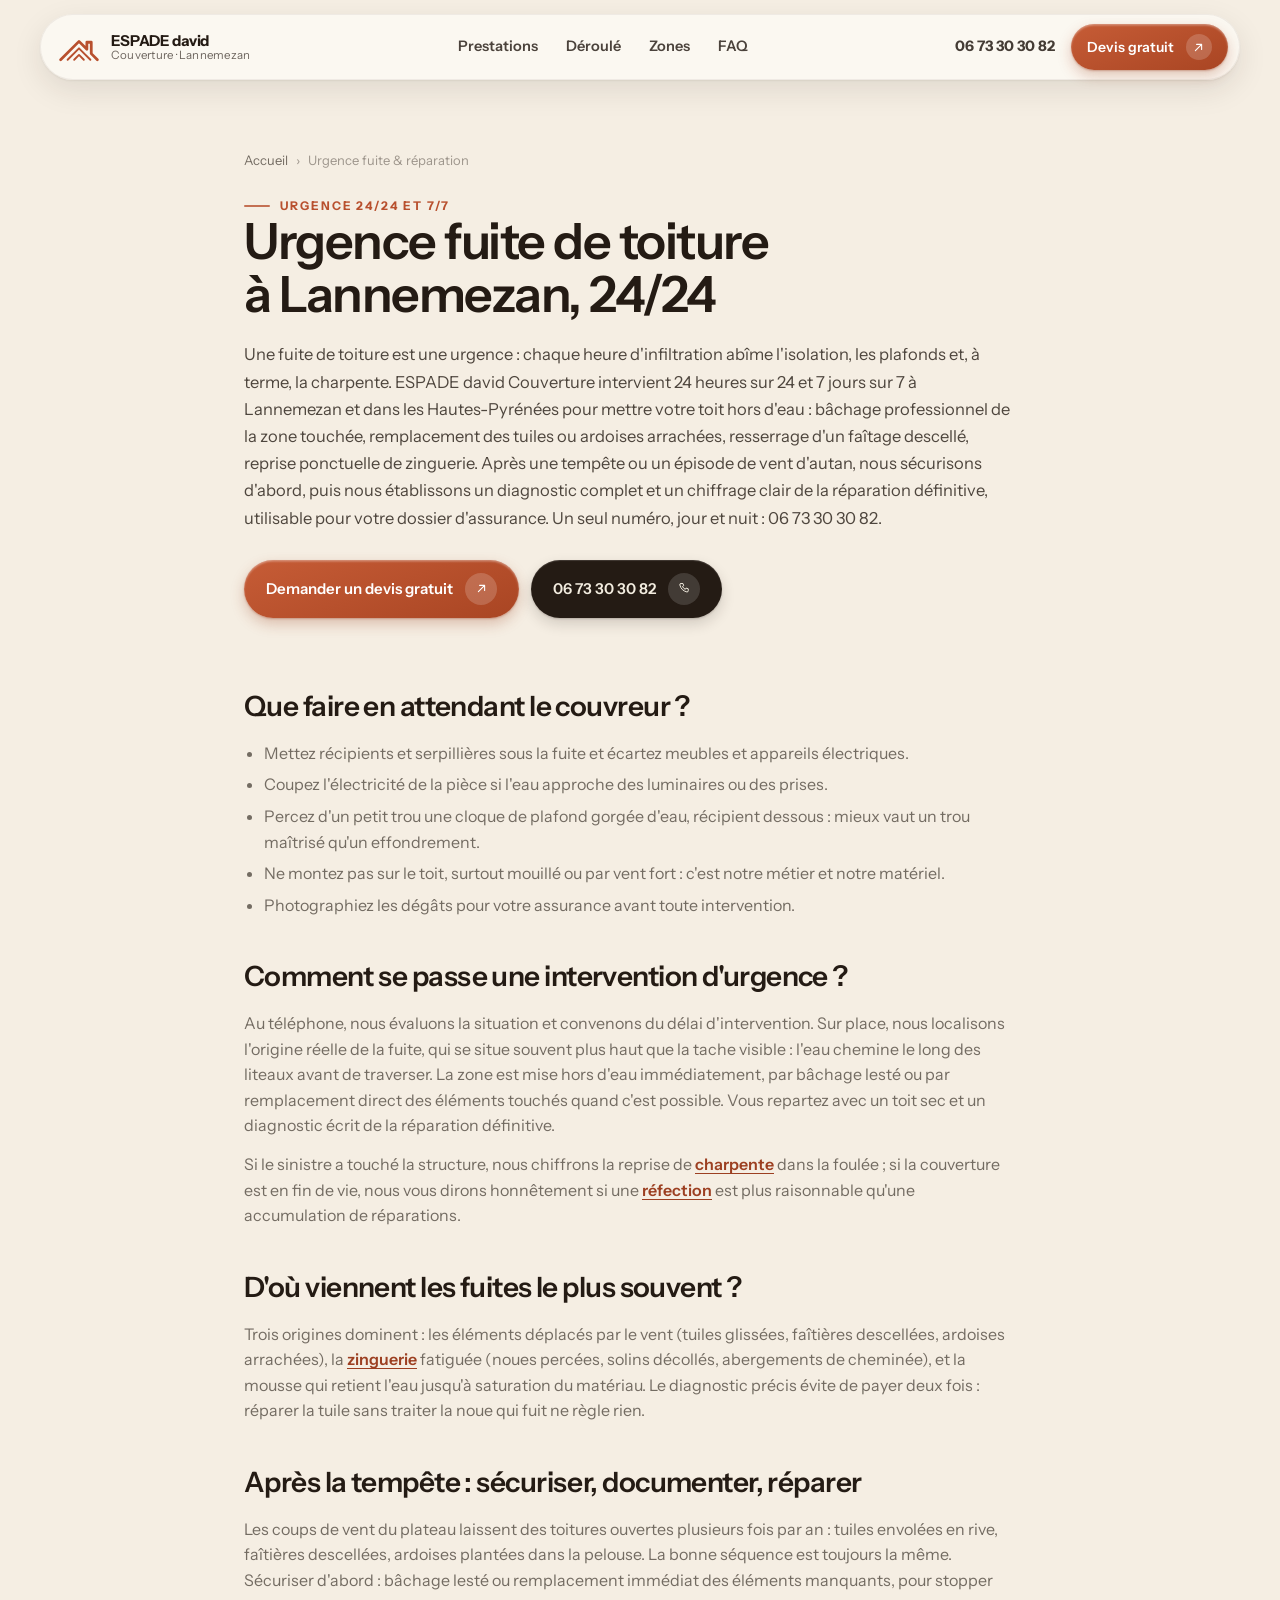
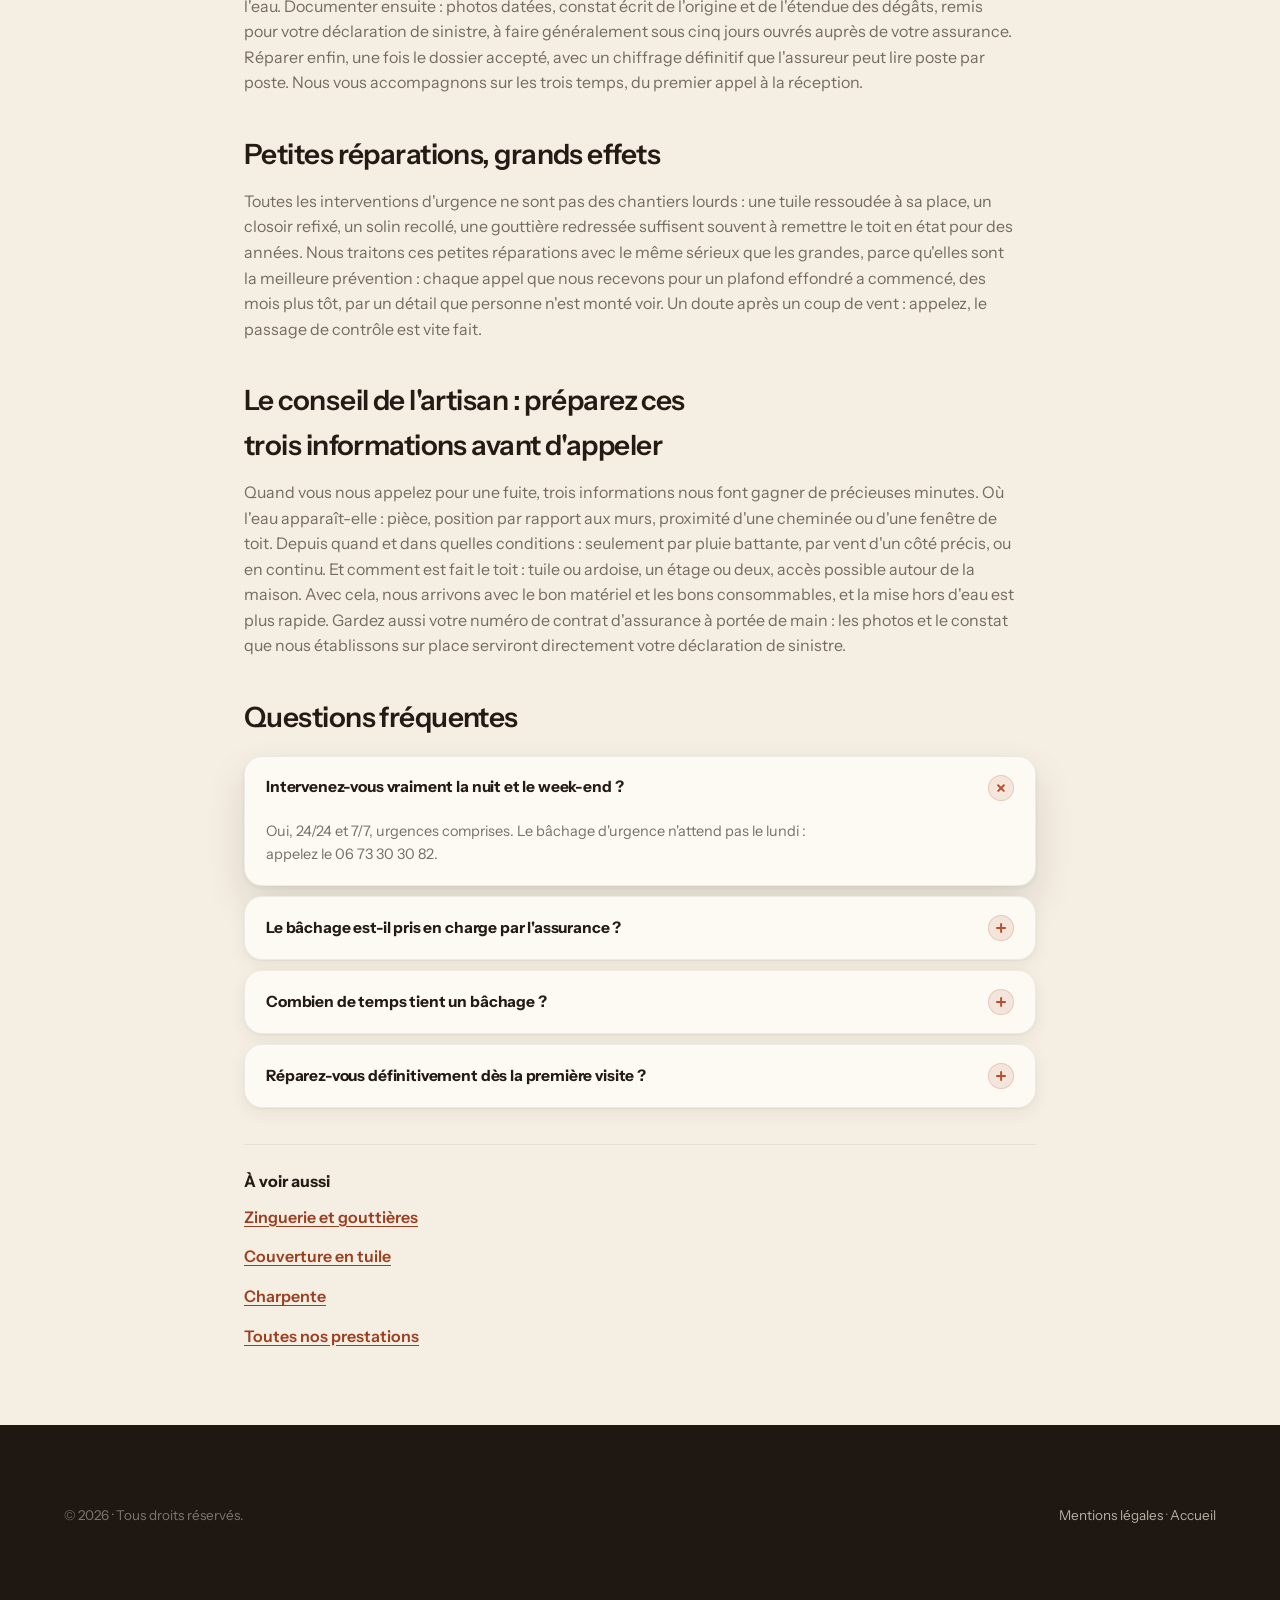
<file: urgence-fuite-toiture-lannemezan/index.html>
<!DOCTYPE html>
<html lang="fr">
<head>
<meta charset="UTF-8" />
<meta name="viewport" content="width=device-width, initial-scale=1" />
<title>Urgence fuite de toiture à Lannemezan 24/24 (65)</title>
<meta name="description" content="Fuite de toiture ou tempête à Lannemezan ? Intervention d'urgence 24/24 et 7/7 : bâchage, remplacement de tuiles, mise en sécurité. ☎ 06 73 30 30 82" />
<meta name="robots" content="index, follow" />
<link rel="canonical" href="https://www.rc-couverture-65.fr/urgence-fuite-toiture-lannemezan/" />
<meta property="og:type" content="website" />
<meta property="og:locale" content="fr_FR" />
<meta property="og:title" content="Urgence fuite de toiture à Lannemezan 24/24 (65)" />
<meta property="og:description" content="Fuite de toiture ou tempête à Lannemezan ? Intervention d'urgence 24/24 et 7/7 : bâchage, remplacement de tuiles, mise en sécurité. ☎ 06 73 30 30 82" />
<meta property="og:url" content="https://www.rc-couverture-65.fr/urgence-fuite-toiture-lannemezan/" />
<meta property="og:image" content="https://www.rc-couverture-65.fr/assets/og.jpg" />
<link rel="icon" type="image/svg+xml" href="/assets/favicon.svg" />
<meta name="theme-color" content="#F5EEE3" />
<meta name="geo.region" content="FR-65" />
<meta name="geo.placename" content="Lannemezan" />
<link rel="preconnect" href="https://fonts.googleapis.com" />
<link rel="preconnect" href="https://fonts.gstatic.com" crossorigin />
<link rel="stylesheet" href="https://fonts.googleapis.com/css2?family=Instrument+Sans:wght@400;500;600;700&family=Instrument+Serif:ital@1&display=swap" />
<link rel="stylesheet" href="/assets/styles.css" />
<script type="application/ld+json">
{"@context": "https://schema.org", "@type": "Service", "@id": "https://www.rc-couverture-65.fr/urgence-fuite-toiture-lannemezan/#service", "name": "Urgence fuite de toiture 24/24 et 7/7", "serviceType": "Urgence fuite de toiture 24/24 et 7/7", "url": "https://www.rc-couverture-65.fr/urgence-fuite-toiture-lannemezan/", "provider": {"@id": "https://www.rc-couverture-65.fr/#business"}, "areaServed": [{"@type": "City", "name": "Lannemezan", "sameAs": "https://fr.wikipedia.org/wiki/Lannemezan"}, {"@type": "AdministrativeArea", "name": "Hautes-Pyrénées", "sameAs": "https://fr.wikipedia.org/wiki/Hautes-Pyr%C3%A9n%C3%A9es"}]}
</script>
<script type="application/ld+json">
{"@context": "https://schema.org", "@type": "BreadcrumbList", "itemListElement": [{"@type": "ListItem", "position": 1, "name": "Accueil", "item": "https://www.rc-couverture-65.fr/"}, {"@type": "ListItem", "position": 2, "name": "Urgence fuite & réparation", "item": "https://www.rc-couverture-65.fr/urgence-fuite-toiture-lannemezan/"}]}
</script>
</head>
<body class="nav-light">

<div class="nav-shell">
  <nav class="nav" aria-label="Navigation principale">
    <a href="/" class="brand" aria-label="ESPADE david Couverture, accueil">
      <span class="brand-mark"><svg viewBox="0 0 48 40" fill="none"><path d="M3 34 24 13l9 9v-8h5v13l7 7" stroke="currentColor" stroke-width="3.2" stroke-linecap="round" stroke-linejoin="round"/><path d="M11 34 24 21l13 13" stroke="currentColor" stroke-width="2.2" stroke-linecap="round" stroke-linejoin="round"/><path d="M18.5 34 24 28.5l5.5 5.5" stroke="currentColor" stroke-width="2.2" stroke-linecap="round" stroke-linejoin="round"/></svg></span>
      <span class="brand-txt"><b>ESPADE david</b><span class="bd">Couverture · Lannemezan</span></span>
    </a>
    <div class="nav-links">
      <a href="/#prestations">Prestations</a>
      <a href="/#etapes">Déroulé</a>
      <a href="/#zones">Zones</a>
      <a href="/#faq">FAQ</a>
    </div>
    <div class="nav-cta">
      <a href="tel:+33673303082" class="nav-phone">06 73 30 30 82</a>
      <a href="/#devis" class="btn btn-accent btn-sm">Devis gratuit<span class="arrow"><svg viewBox="0 0 24 24" fill="none"><path d="M7 17 17 7M9 7h8v8" stroke="currentColor" stroke-width="1.7" stroke-linecap="round" stroke-linejoin="round"/></svg></span></a>
    </div>
    <button class="nav-toggle" aria-label="Ouvrir le menu" aria-expanded="false"><span></span></button>
  </nav>
</div>

<div class="mobile-menu" aria-hidden="true">
  <a href="/#prestations">Prestations</a>
  <a href="/#etapes">Déroulé des travaux</a>
  <a href="/#zones">Zones d'intervention</a>
  <a href="/#faq">FAQ</a>
  <a href="tel:+33673303082" class="btn btn-glass btn-block">06 73 30 30 82<span class="arrow"><svg viewBox="0 0 24 24" fill="none"><path d="M6.5 4h3l1.2 3.5-2 1.3a11 11 0 0 0 4.5 4.5l1.3-2 3.5 1.2v3a2 2 0 0 1-2.2 2A15.5 15.5 0 0 1 4.5 6.2 2 2 0 0 1 6.5 4Z" stroke="currentColor" stroke-width="1.6" stroke-linejoin="round"/></svg></span></a>
  <a href="/#devis" class="btn btn-accent btn-block">Demander un devis<span class="arrow"><svg viewBox="0 0 24 24" fill="none"><path d="M7 17 17 7M9 7h8v8" stroke="currentColor" stroke-width="1.7" stroke-linecap="round" stroke-linejoin="round"/></svg></span></a>
</div>

<main>
<div class="page-head">
  <div class="wrap-narrow">
    <nav class="crumbs" aria-label="Fil d'Ariane"><a href="/">Accueil</a><span>›</span><span>Urgence fuite & réparation</span></nav>
    <span class="eyebrow">Urgence 24/24 et 7/7</span>
    <h1>Urgence fuite de toiture à Lannemezan, 24/24</h1>
    <p class="lead-answer">Une fuite de toiture est une urgence : chaque heure d'infiltration abîme l'isolation, les plafonds et, à terme, la charpente. ESPADE david Couverture intervient 24 heures sur 24 et 7 jours sur 7 à Lannemezan et dans les Hautes-Pyrénées pour mettre votre toit hors d'eau : bâchage professionnel de la zone touchée, remplacement des tuiles ou ardoises arrachées, resserrage d'un faîtage descellé, reprise ponctuelle de zinguerie. Après une tempête ou un épisode de vent d'autan, nous sécurisons d'abord, puis nous établissons un diagnostic complet et un chiffrage clair de la réparation définitive, utilisable pour votre dossier d'assurance. Un seul numéro, jour et nuit : 06 73 30 30 82.</p>
    <div class="page-cta">
      <a href="/#devis" class="btn btn-accent">Demander un devis gratuit<span class="arrow"><svg viewBox="0 0 24 24" fill="none"><path d="M7 17 17 7M9 7h8v8" stroke="currentColor" stroke-width="1.7" stroke-linecap="round" stroke-linejoin="round"/></svg></span></a>
      <a href="tel:+33673303082" class="btn btn-ink">06 73 30 30 82<span class="arrow"><svg viewBox="0 0 24 24" fill="none"><path d="M6.5 4h3l1.2 3.5-2 1.3a11 11 0 0 0 4.5 4.5l1.3-2 3.5 1.2v3a2 2 0 0 1-2.2 2A15.5 15.5 0 0 1 4.5 6.2 2 2 0 0 1 6.5 4Z" stroke="currentColor" stroke-width="1.6" stroke-linejoin="round"/></svg></span></a>
    </div>
  </div>
</div>

<article class="article">
  <div class="wrap-narrow">
    <h2>Que faire en attendant le couvreur ?</h2><ul><li>Mettez récipients et serpillières sous la fuite et écartez meubles et appareils électriques.</li><li>Coupez l'électricité de la pièce si l'eau approche des luminaires ou des prises.</li><li>Percez d'un petit trou une cloque de plafond gorgée d'eau, récipient dessous : mieux vaut un trou maîtrisé qu'un effondrement.</li><li>Ne montez pas sur le toit, surtout mouillé ou par vent fort : c'est notre métier et notre matériel.</li><li>Photographiez les dégâts pour votre assurance avant toute intervention.</li></ul><h2>Comment se passe une intervention d'urgence ?</h2><p>Au téléphone, nous évaluons la situation et convenons du délai d'intervention. Sur place, nous localisons l'origine réelle de la fuite, qui se situe souvent plus haut que la tache visible : l'eau chemine le long des liteaux avant de traverser. La zone est mise hors d'eau immédiatement, par bâchage lesté ou par remplacement direct des éléments touchés quand c'est possible. Vous repartez avec un toit sec et un diagnostic écrit de la réparation définitive.</p><p>Si le sinistre a touché la structure, nous chiffrons la reprise de <a href="/charpente-lannemezan/">charpente</a> dans la foulée ; si la couverture est en fin de vie, nous vous dirons honnêtement si une <a href="/couverture-lannemezan/">réfection</a> est plus raisonnable qu'une accumulation de réparations.</p><h2>D'où viennent les fuites le plus souvent ?</h2><p>Trois origines dominent : les éléments déplacés par le vent (tuiles glissées, faîtières descellées, ardoises arrachées), la <a href="/zingueur-lannemezan/">zinguerie</a> fatiguée (noues percées, solins décollés, abergements de cheminée), et la mousse qui retient l'eau jusqu'à saturation du matériau. Le diagnostic précis évite de payer deux fois : réparer la tuile sans traiter la noue qui fuit ne règle rien.</p><h2>Après la tempête : sécuriser, documenter, réparer</h2><p>Les coups de vent du plateau laissent des toitures ouvertes plusieurs fois par an : tuiles envolées en rive, faîtières descellées, ardoises plantées dans la pelouse. La bonne séquence est toujours la même. Sécuriser d'abord : bâchage lesté ou remplacement immédiat des éléments manquants, pour stopper l'eau. Documenter ensuite : photos datées, constat écrit de l'origine et de l'étendue des dégâts, remis pour votre déclaration de sinistre, à faire généralement sous cinq jours ouvrés auprès de votre assurance. Réparer enfin, une fois le dossier accepté, avec un chiffrage définitif que l'assureur peut lire poste par poste. Nous vous accompagnons sur les trois temps, du premier appel à la réception.</p><h2>Petites réparations, grands effets</h2><p>Toutes les interventions d'urgence ne sont pas des chantiers lourds : une tuile ressoudée à sa place, un closoir refixé, un solin recollé, une gouttière redressée suffisent souvent à remettre le toit en état pour des années. Nous traitons ces petites réparations avec le même sérieux que les grandes, parce qu'elles sont la meilleure prévention : chaque appel que nous recevons pour un plafond effondré a commencé, des mois plus tôt, par un détail que personne n'est monté voir. Un doute après un coup de vent : appelez, le passage de contrôle est vite fait.</p><h2>Le conseil de l'artisan : préparez ces trois informations avant d'appeler</h2><p>Quand vous nous appelez pour une fuite, trois informations nous font gagner de précieuses minutes. Où l'eau apparaît-elle : pièce, position par rapport aux murs, proximité d'une cheminée ou d'une fenêtre de toit. Depuis quand et dans quelles conditions : seulement par pluie battante, par vent d'un côté précis, ou en continu. Et comment est fait le toit : tuile ou ardoise, un étage ou deux, accès possible autour de la maison. Avec cela, nous arrivons avec le bon matériel et les bons consommables, et la mise hors d'eau est plus rapide. Gardez aussi votre numéro de contrat d'assurance à portée de main : les photos et le constat que nous établissons sur place serviront directement votre déclaration de sinistre.</p>
    <div class="page-faq">
      <h2>Questions fréquentes</h2>
      <div class="faq"><details open><summary>Intervenez-vous vraiment la nuit et le week-end ?<span class="pm"></span></summary><div class="ans">Oui, 24/24 et 7/7, urgences comprises. Le bâchage d'urgence n'attend pas le lundi : appelez le 06 73 30 30 82.</div></details><details><summary>Le bâchage est-il pris en charge par l'assurance ?<span class="pm"></span></summary><div class="ans">Les mesures conservatoires après sinistre sont généralement prises en compte : nous vous remettons les justificatifs nécessaires pour votre dossier.</div></details><details><summary>Combien de temps tient un bâchage ?<span class="pm"></span></summary><div class="ans">C'est une protection provisoire, posée et lestée pour tenir plusieurs semaines le temps de programmer la réparation définitive.</div></details><details><summary>Réparez-vous définitivement dès la première visite ?<span class="pm"></span></summary><div class="ans">Quand c'est possible, oui : nous arrivons outillés et avec les consommables courants. Sinon, la zone est mise hors d'eau et la réparation définitive est programmée avec vous.</div></details></div>
    </div>
    <div class="related"><p>À voir aussi</p><ul><li><a href="/zingueur-lannemezan/">Zinguerie et gouttières</a></li><li><a href="/couverture-tuile-lannemezan/">Couverture en tuile</a></li><li><a href="/charpente-lannemezan/">Charpente</a></li><li><a href="/#prestations">Toutes nos prestations</a></li></ul></div>
  </div>
</article>
</main>

<footer class="footer">
  <div class="wrap">
    <div class="footer-bottom" style="border:0;padding-top:0">
      <span>© <span id="year">2026</span> · Tous droits réservés.</span>
      <span><a href="/mentions-legales">Mentions légales</a> · <a href="/">Accueil</a></span>
    </div>
  </div>
</footer>

<div class="callbar">
  <a href="tel:+33673303082" class="call"><svg viewBox="0 0 24 24" fill="none"><path d="M6.5 4h3l1.2 3.5-2 1.3a11 11 0 0 0 4.5 4.5l1.3-2 3.5 1.2v3a2 2 0 0 1-2.2 2A15.5 15.5 0 0 1 4.5 6.2 2 2 0 0 1 6.5 4Z" stroke="currentColor" stroke-width="1.7" stroke-linejoin="round"/></svg>Appeler</a>
  <a href="/#devis" class="quote"><svg viewBox="0 0 24 24" fill="none"><path d="M7 17 17 7M9 7h8v8" stroke="currentColor" stroke-width="1.7" stroke-linecap="round" stroke-linejoin="round"/></svg>Devis gratuit</a>
</div>

<script src="/assets/script.js" defer></script>
</body>
</html>
</file>
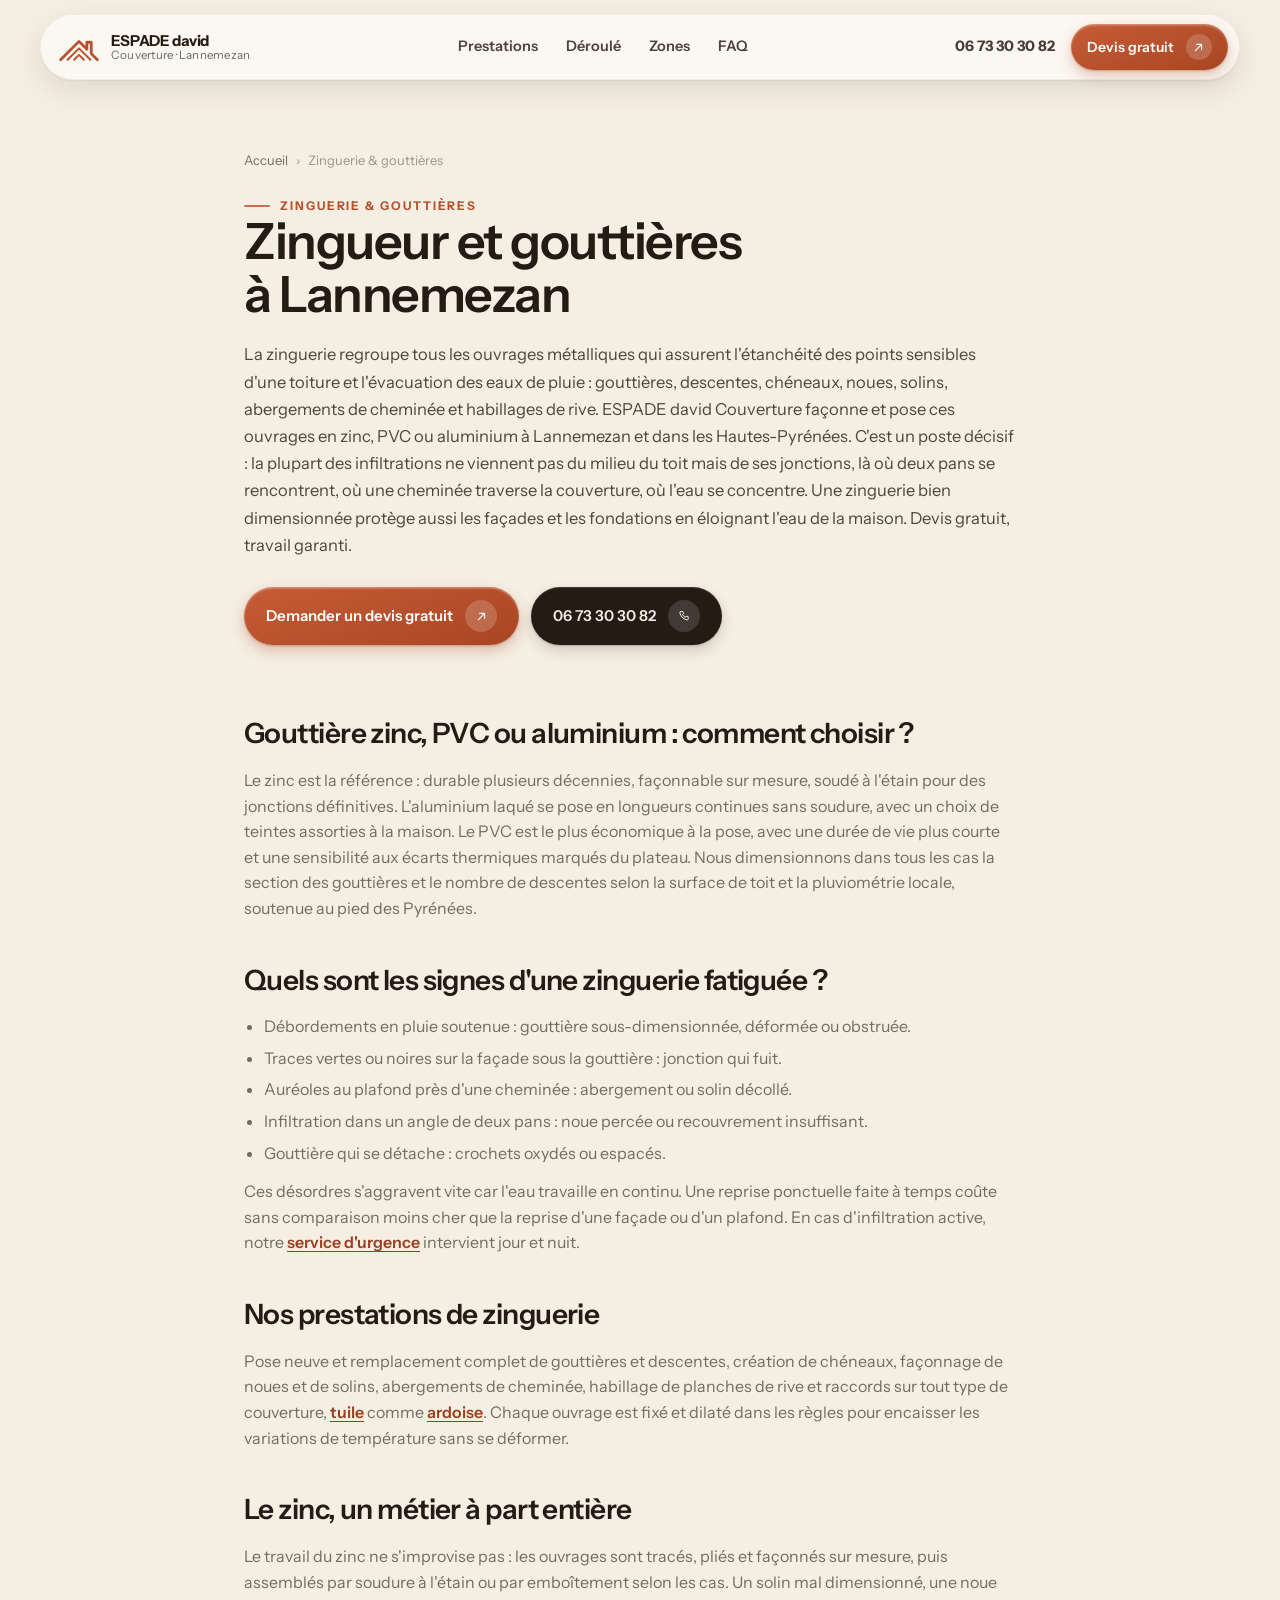
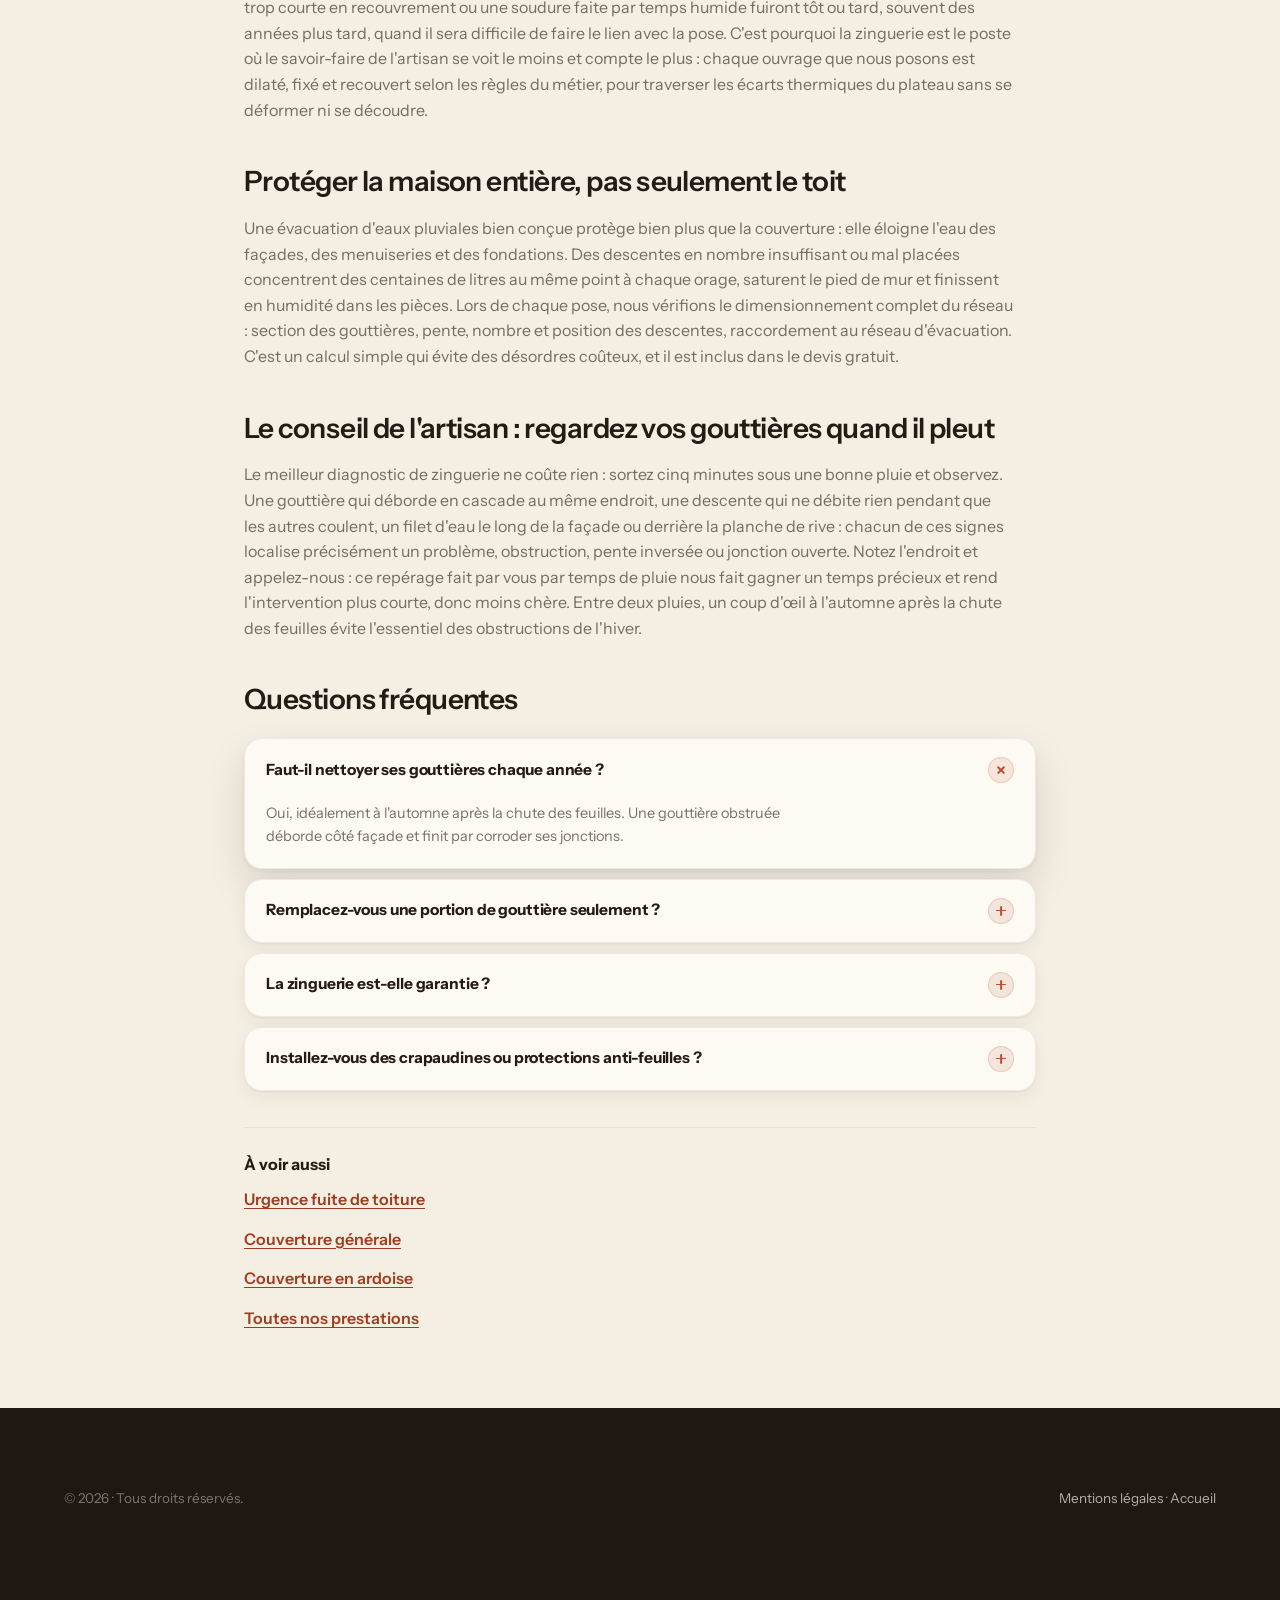
<file: zingueur-lannemezan/index.html>
<!DOCTYPE html>
<html lang="fr">
<head>
<meta charset="UTF-8" />
<meta name="viewport" content="width=device-width, initial-scale=1" />
<title>Zingueur à Lannemezan : zinguerie et gouttières (65)</title>
<meta name="description" content="Couvreur zingueur à Lannemezan : gouttières zinc, PVC ou alu, chéneaux, descentes, noues, solins et abergements. Pose et remplacement. Devis gratuit. ☎ 06 73 30 30 82" />
<meta name="robots" content="index, follow" />
<link rel="canonical" href="https://www.rc-couverture-65.fr/zingueur-lannemezan/" />
<meta property="og:type" content="website" />
<meta property="og:locale" content="fr_FR" />
<meta property="og:title" content="Zingueur à Lannemezan : zinguerie et gouttières (65)" />
<meta property="og:description" content="Couvreur zingueur à Lannemezan : gouttières zinc, PVC ou alu, chéneaux, descentes, noues, solins et abergements. Pose et remplacement. Devis gratuit. ☎ 06 73 30 30 82" />
<meta property="og:url" content="https://www.rc-couverture-65.fr/zingueur-lannemezan/" />
<meta property="og:image" content="https://www.rc-couverture-65.fr/assets/og.jpg" />
<link rel="icon" type="image/svg+xml" href="/assets/favicon.svg" />
<meta name="theme-color" content="#F5EEE3" />
<meta name="geo.region" content="FR-65" />
<meta name="geo.placename" content="Lannemezan" />
<link rel="preconnect" href="https://fonts.googleapis.com" />
<link rel="preconnect" href="https://fonts.gstatic.com" crossorigin />
<link rel="stylesheet" href="https://fonts.googleapis.com/css2?family=Instrument+Sans:wght@400;500;600;700&family=Instrument+Serif:ital@1&display=swap" />
<link rel="stylesheet" href="/assets/styles.css" />
<script type="application/ld+json">
{"@context": "https://schema.org", "@type": "Service", "@id": "https://www.rc-couverture-65.fr/zingueur-lannemezan/#service", "name": "Zinguerie et pose de gouttières", "serviceType": "Zinguerie et pose de gouttières", "url": "https://www.rc-couverture-65.fr/zingueur-lannemezan/", "provider": {"@id": "https://www.rc-couverture-65.fr/#business"}, "areaServed": [{"@type": "City", "name": "Lannemezan", "sameAs": "https://fr.wikipedia.org/wiki/Lannemezan"}, {"@type": "AdministrativeArea", "name": "Hautes-Pyrénées", "sameAs": "https://fr.wikipedia.org/wiki/Hautes-Pyr%C3%A9n%C3%A9es"}]}
</script>
<script type="application/ld+json">
{"@context": "https://schema.org", "@type": "BreadcrumbList", "itemListElement": [{"@type": "ListItem", "position": 1, "name": "Accueil", "item": "https://www.rc-couverture-65.fr/"}, {"@type": "ListItem", "position": 2, "name": "Zinguerie & gouttières", "item": "https://www.rc-couverture-65.fr/zingueur-lannemezan/"}]}
</script>
</head>
<body class="nav-light">

<div class="nav-shell">
  <nav class="nav" aria-label="Navigation principale">
    <a href="/" class="brand" aria-label="ESPADE david Couverture, accueil">
      <span class="brand-mark"><svg viewBox="0 0 48 40" fill="none"><path d="M3 34 24 13l9 9v-8h5v13l7 7" stroke="currentColor" stroke-width="3.2" stroke-linecap="round" stroke-linejoin="round"/><path d="M11 34 24 21l13 13" stroke="currentColor" stroke-width="2.2" stroke-linecap="round" stroke-linejoin="round"/><path d="M18.5 34 24 28.5l5.5 5.5" stroke="currentColor" stroke-width="2.2" stroke-linecap="round" stroke-linejoin="round"/></svg></span>
      <span class="brand-txt"><b>ESPADE david</b><span class="bd">Couverture · Lannemezan</span></span>
    </a>
    <div class="nav-links">
      <a href="/#prestations">Prestations</a>
      <a href="/#etapes">Déroulé</a>
      <a href="/#zones">Zones</a>
      <a href="/#faq">FAQ</a>
    </div>
    <div class="nav-cta">
      <a href="tel:+33673303082" class="nav-phone">06 73 30 30 82</a>
      <a href="/#devis" class="btn btn-accent btn-sm">Devis gratuit<span class="arrow"><svg viewBox="0 0 24 24" fill="none"><path d="M7 17 17 7M9 7h8v8" stroke="currentColor" stroke-width="1.7" stroke-linecap="round" stroke-linejoin="round"/></svg></span></a>
    </div>
    <button class="nav-toggle" aria-label="Ouvrir le menu" aria-expanded="false"><span></span></button>
  </nav>
</div>

<div class="mobile-menu" aria-hidden="true">
  <a href="/#prestations">Prestations</a>
  <a href="/#etapes">Déroulé des travaux</a>
  <a href="/#zones">Zones d'intervention</a>
  <a href="/#faq">FAQ</a>
  <a href="tel:+33673303082" class="btn btn-glass btn-block">06 73 30 30 82<span class="arrow"><svg viewBox="0 0 24 24" fill="none"><path d="M6.5 4h3l1.2 3.5-2 1.3a11 11 0 0 0 4.5 4.5l1.3-2 3.5 1.2v3a2 2 0 0 1-2.2 2A15.5 15.5 0 0 1 4.5 6.2 2 2 0 0 1 6.5 4Z" stroke="currentColor" stroke-width="1.6" stroke-linejoin="round"/></svg></span></a>
  <a href="/#devis" class="btn btn-accent btn-block">Demander un devis<span class="arrow"><svg viewBox="0 0 24 24" fill="none"><path d="M7 17 17 7M9 7h8v8" stroke="currentColor" stroke-width="1.7" stroke-linecap="round" stroke-linejoin="round"/></svg></span></a>
</div>

<main>
<div class="page-head">
  <div class="wrap-narrow">
    <nav class="crumbs" aria-label="Fil d'Ariane"><a href="/">Accueil</a><span>›</span><span>Zinguerie & gouttières</span></nav>
    <span class="eyebrow">Zinguerie & gouttières</span>
    <h1>Zingueur et gouttières à Lannemezan</h1>
    <p class="lead-answer">La zinguerie regroupe tous les ouvrages métalliques qui assurent l'étanchéité des points sensibles d'une toiture et l'évacuation des eaux de pluie : gouttières, descentes, chéneaux, noues, solins, abergements de cheminée et habillages de rive. ESPADE david Couverture façonne et pose ces ouvrages en zinc, PVC ou aluminium à Lannemezan et dans les Hautes-Pyrénées. C'est un poste décisif : la plupart des infiltrations ne viennent pas du milieu du toit mais de ses jonctions, là où deux pans se rencontrent, où une cheminée traverse la couverture, où l'eau se concentre. Une zinguerie bien dimensionnée protège aussi les façades et les fondations en éloignant l'eau de la maison. Devis gratuit, travail garanti.</p>
    <div class="page-cta">
      <a href="/#devis" class="btn btn-accent">Demander un devis gratuit<span class="arrow"><svg viewBox="0 0 24 24" fill="none"><path d="M7 17 17 7M9 7h8v8" stroke="currentColor" stroke-width="1.7" stroke-linecap="round" stroke-linejoin="round"/></svg></span></a>
      <a href="tel:+33673303082" class="btn btn-ink">06 73 30 30 82<span class="arrow"><svg viewBox="0 0 24 24" fill="none"><path d="M6.5 4h3l1.2 3.5-2 1.3a11 11 0 0 0 4.5 4.5l1.3-2 3.5 1.2v3a2 2 0 0 1-2.2 2A15.5 15.5 0 0 1 4.5 6.2 2 2 0 0 1 6.5 4Z" stroke="currentColor" stroke-width="1.6" stroke-linejoin="round"/></svg></span></a>
    </div>
  </div>
</div>

<article class="article">
  <div class="wrap-narrow">
    <h2>Gouttière zinc, PVC ou aluminium : comment choisir ?</h2><p>Le zinc est la référence : durable plusieurs décennies, façonnable sur mesure, soudé à l'étain pour des jonctions définitives. L'aluminium laqué se pose en longueurs continues sans soudure, avec un choix de teintes assorties à la maison. Le PVC est le plus économique à la pose, avec une durée de vie plus courte et une sensibilité aux écarts thermiques marqués du plateau. Nous dimensionnons dans tous les cas la section des gouttières et le nombre de descentes selon la surface de toit et la pluviométrie locale, soutenue au pied des Pyrénées.</p><h2>Quels sont les signes d'une zinguerie fatiguée ?</h2><ul><li>Débordements en pluie soutenue : gouttière sous-dimensionnée, déformée ou obstruée.</li><li>Traces vertes ou noires sur la façade sous la gouttière : jonction qui fuit.</li><li>Auréoles au plafond près d'une cheminée : abergement ou solin décollé.</li><li>Infiltration dans un angle de deux pans : noue percée ou recouvrement insuffisant.</li><li>Gouttière qui se détache : crochets oxydés ou espacés.</li></ul><p>Ces désordres s'aggravent vite car l'eau travaille en continu. Une reprise ponctuelle faite à temps coûte sans comparaison moins cher que la reprise d'une façade ou d'un plafond. En cas d'infiltration active, notre <a href="/urgence-fuite-toiture-lannemezan/">service d'urgence</a> intervient jour et nuit.</p><h2>Nos prestations de zinguerie</h2><p>Pose neuve et remplacement complet de gouttières et descentes, création de chéneaux, façonnage de noues et de solins, abergements de cheminée, habillage de planches de rive et raccords sur tout type de couverture, <a href="/couverture-tuile-lannemezan/">tuile</a> comme <a href="/couverture-ardoise-lannemezan/">ardoise</a>. Chaque ouvrage est fixé et dilaté dans les règles pour encaisser les variations de température sans se déformer.</p><h2>Le zinc, un métier à part entière</h2><p>Le travail du zinc ne s'improvise pas : les ouvrages sont tracés, pliés et façonnés sur mesure, puis assemblés par soudure à l'étain ou par emboîtement selon les cas. Un solin mal dimensionné, une noue trop courte en recouvrement ou une soudure faite par temps humide fuiront tôt ou tard, souvent des années plus tard, quand il sera difficile de faire le lien avec la pose. C'est pourquoi la zinguerie est le poste où le savoir-faire de l'artisan se voit le moins et compte le plus : chaque ouvrage que nous posons est dilaté, fixé et recouvert selon les règles du métier, pour traverser les écarts thermiques du plateau sans se déformer ni se découdre.</p><h2>Protéger la maison entière, pas seulement le toit</h2><p>Une évacuation d'eaux pluviales bien conçue protège bien plus que la couverture : elle éloigne l'eau des façades, des menuiseries et des fondations. Des descentes en nombre insuffisant ou mal placées concentrent des centaines de litres au même point à chaque orage, saturent le pied de mur et finissent en humidité dans les pièces. Lors de chaque pose, nous vérifions le dimensionnement complet du réseau : section des gouttières, pente, nombre et position des descentes, raccordement au réseau d'évacuation. C'est un calcul simple qui évite des désordres coûteux, et il est inclus dans le devis gratuit.</p><h2>Le conseil de l'artisan : regardez vos gouttières quand il pleut</h2><p>Le meilleur diagnostic de zinguerie ne coûte rien : sortez cinq minutes sous une bonne pluie et observez. Une gouttière qui déborde en cascade au même endroit, une descente qui ne débite rien pendant que les autres coulent, un filet d'eau le long de la façade ou derrière la planche de rive : chacun de ces signes localise précisément un problème, obstruction, pente inversée ou jonction ouverte. Notez l'endroit et appelez-nous : ce repérage fait par vous par temps de pluie nous fait gagner un temps précieux et rend l'intervention plus courte, donc moins chère. Entre deux pluies, un coup d'œil à l'automne après la chute des feuilles évite l'essentiel des obstructions de l'hiver.</p>
    <div class="page-faq">
      <h2>Questions fréquentes</h2>
      <div class="faq"><details open><summary>Faut-il nettoyer ses gouttières chaque année ?<span class="pm"></span></summary><div class="ans">Oui, idéalement à l'automne après la chute des feuilles. Une gouttière obstruée déborde côté façade et finit par corroder ses jonctions.</div></details><details><summary>Remplacez-vous une portion de gouttière seulement ?<span class="pm"></span></summary><div class="ans">Oui quand le reste du réseau est sain et compatible. Nous raccordons proprement le neuf à l'existant.</div></details><details><summary>La zinguerie est-elle garantie ?<span class="pm"></span></summary><div class="ans">Oui, les ouvrages de zinguerie participent de l'étanchéité du toit et sont couverts par notre assurance décennale.</div></details><details><summary>Installez-vous des crapaudines ou protections anti-feuilles ?<span class="pm"></span></summary><div class="ans">Oui, crapaudines aux descentes et grilles de protection sur demande : un petit équipement qui réduit nettement l'entretien, utile sous les arbres.</div></details></div>
    </div>
    <div class="related"><p>À voir aussi</p><ul><li><a href="/urgence-fuite-toiture-lannemezan/">Urgence fuite de toiture</a></li><li><a href="/couverture-lannemezan/">Couverture générale</a></li><li><a href="/couverture-ardoise-lannemezan/">Couverture en ardoise</a></li><li><a href="/#prestations">Toutes nos prestations</a></li></ul></div>
  </div>
</article>
</main>

<footer class="footer">
  <div class="wrap">
    <div class="footer-bottom" style="border:0;padding-top:0">
      <span>© <span id="year">2026</span> · Tous droits réservés.</span>
      <span><a href="/mentions-legales">Mentions légales</a> · <a href="/">Accueil</a></span>
    </div>
  </div>
</footer>

<div class="callbar">
  <a href="tel:+33673303082" class="call"><svg viewBox="0 0 24 24" fill="none"><path d="M6.5 4h3l1.2 3.5-2 1.3a11 11 0 0 0 4.5 4.5l1.3-2 3.5 1.2v3a2 2 0 0 1-2.2 2A15.5 15.5 0 0 1 4.5 6.2 2 2 0 0 1 6.5 4Z" stroke="currentColor" stroke-width="1.7" stroke-linejoin="round"/></svg>Appeler</a>
  <a href="/#devis" class="quote"><svg viewBox="0 0 24 24" fill="none"><path d="M7 17 17 7M9 7h8v8" stroke="currentColor" stroke-width="1.7" stroke-linecap="round" stroke-linejoin="round"/></svg>Devis gratuit</a>
</div>

<script src="/assets/script.js" defer></script>
</body>
</html>
</file>
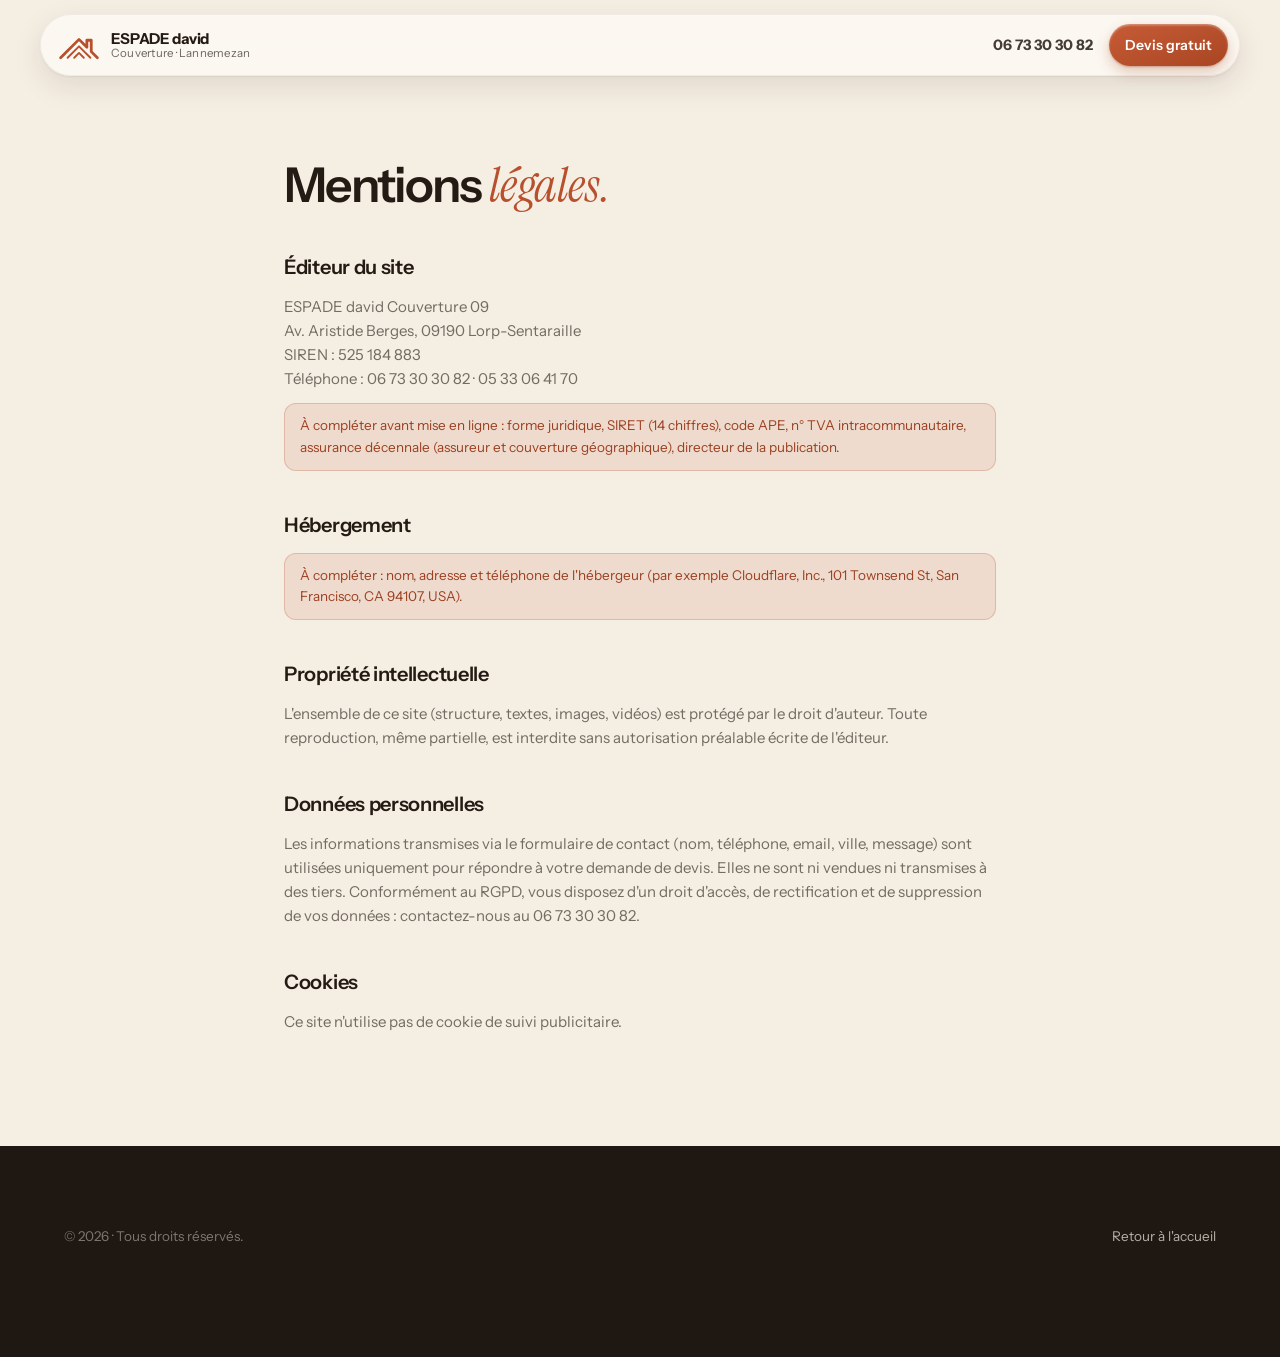
<file: mentions-legales.html>
<!DOCTYPE html>
<html lang="fr">
<head>
<meta charset="UTF-8" />
<meta name="viewport" content="width=device-width, initial-scale=1" />
<title>Mentions légales : ESPADE david Couverture · Lannemezan</title>
<meta name="robots" content="noindex, follow" />
<link rel="canonical" href="https://www.rc-couverture-65.fr/mentions-legales" />
<link rel="icon" type="image/svg+xml" href="assets/favicon.svg" />
<meta name="theme-color" content="#F5EEE3" />
<link rel="preconnect" href="https://fonts.googleapis.com" />
<link rel="preconnect" href="https://fonts.gstatic.com" crossorigin />
<link rel="stylesheet" href="https://fonts.googleapis.com/css2?family=Instrument+Sans:wght@400;500;600;700&family=Instrument+Serif:ital@1&display=swap" />
<link rel="stylesheet" href="assets/styles.css" />
<style>
.legal{max-width:760px;margin:0 auto;padding:160px 24px 100px}
.legal h1{font-size:clamp(32px,5vw,48px);letter-spacing:-.035em;line-height:1.05;margin-bottom:40px}
.legal h2{font-size:20px;font-weight:600;margin:38px 0 12px;letter-spacing:-.015em}
.legal p{color:var(--ink-60);font-size:15px;margin-bottom:12px}
.legal a{color:var(--ink);text-decoration:underline;text-underline-offset:3px}
.legal .todo{color:var(--accent-deep);font-size:13.5px;background:var(--accent-soft);box-shadow:inset 0 0 0 1px rgba(184,80,46,.25);border-radius:var(--r-sm);padding:12px 16px;margin:8px 0}
.legal h1 em{color:var(--accent)}
body{background:var(--paper)}
</style>
</head>
<body class="nav-light">

<div class="nav-shell">
  <nav class="nav glass" aria-label="Navigation principale">
    <a href="/" class="brand" aria-label="ESPADE david Couverture, accueil">
      <span class="brand-mark"><svg viewBox="0 0 48 40" fill="none"><path d="M3 34 24 13l9 9v-8h5v13l7 7" stroke="currentColor" stroke-width="3.2" stroke-linecap="round" stroke-linejoin="round"/><path d="M11 34 24 21l13 13" stroke="currentColor" stroke-width="2.2" stroke-linecap="round" stroke-linejoin="round"/><path d="M18.5 34 24 28.5l5.5 5.5" stroke="currentColor" stroke-width="2.2" stroke-linecap="round" stroke-linejoin="round"/></svg></span>
      <span class="brand-txt"><b>ESPADE david</b><span class="bd">Couverture · Lannemezan</span></span>
    </a>
    <div class="nav-cta">
      <a href="tel:+33673303082" class="nav-phone">06 73 30 30 82</a>
      <a href="/#devis" class="btn btn-accent btn-sm">Devis gratuit</a>
    </div>
  </nav>
</div>

<main class="legal">
  <h1>Mentions <em>légales.</em></h1>

  <h2>Éditeur du site</h2>
  <p>ESPADE david Couverture 09<br />Av. Aristide Berges, 09190 Lorp-Sentaraille<br />SIREN : 525 184 883<br />Téléphone : 06 73 30 30 82 · 05 33 06 41 70</p>
  <p class="todo">À compléter avant mise en ligne : forme juridique, SIRET (14 chiffres), code APE, n° TVA intracommunautaire, assurance décennale (assureur et couverture géographique), directeur de la publication.</p>

  <h2>Hébergement</h2>
  <p class="todo">À compléter : nom, adresse et téléphone de l'hébergeur (par exemple Cloudflare, Inc., 101 Townsend St, San Francisco, CA 94107, USA).</p>

  <h2>Propriété intellectuelle</h2>
  <p>L'ensemble de ce site (structure, textes, images, vidéos) est protégé par le droit d'auteur. Toute reproduction, même partielle, est interdite sans autorisation préalable écrite de l'éditeur.</p>

  <h2>Données personnelles</h2>
  <p>Les informations transmises via le formulaire de contact (nom, téléphone, email, ville, message) sont utilisées uniquement pour répondre à votre demande de devis. Elles ne sont ni vendues ni transmises à des tiers. Conformément au RGPD, vous disposez d'un droit d'accès, de rectification et de suppression de vos données : contactez-nous au 06 73 30 30 82.</p>

  <h2>Cookies</h2>
  <p>Ce site n'utilise pas de cookie de suivi publicitaire.</p>
</main>

<footer class="footer">
  <div class="wrap">
    <div class="footer-bottom" style="border:0;padding-top:0">
      <span>© <span id="year">2026</span> · Tous droits réservés.</span>
      <span><a href="/">Retour à l'accueil</a></span>
    </div>
  </div>
</footer>

<script>document.getElementById('year').textContent = new Date().getFullYear();</script>
</body>
</html>
</file>
<file: assets/styles.css>
/* ============================================================
   ESPADE david Couverture · Lannemezan
   Design v2 : artisan premium, crème chaude + terre cuite,
   hero vidéo sombre, sections claires, bandes charbon
   ============================================================ */

:root{
  --paper:#F5EEE3;
  --paper-2:#EFE5D5;
  --card:#FDFAF4;
  --ink:#241B14;
  --ink-80:rgba(36,27,20,.8);
  --ink-60:rgba(36,27,20,.62);
  --ink-40:rgba(36,27,20,.42);
  --line:rgba(36,27,20,.12);
  --line-soft:rgba(36,27,20,.07);
  --accent:#B8502E;
  --accent-deep:#9C3F21;
  --accent-soft:rgba(184,80,46,.12);
  --coal:#1E1712;
  --coal-2:#28201A;
  --cream:#F2ECDF;
  --cream-70:rgba(242,236,223,.72);
  --cream-45:rgba(242,236,223,.45);
  --cream-line:rgba(242,236,223,.14);
  --r-sm:12px;
  --r-md:18px;
  --r-lg:28px;
  --r-xl:36px;
  --ease:cubic-bezier(.16,1,.3,1);
  --shadow-card:0 1px 2px rgba(36,27,20,.05),0 6px 18px rgba(36,27,20,.06);
  --shadow-card-hover:0 2px 4px rgba(36,27,20,.06),0 18px 40px rgba(36,27,20,.12);
  --font:"Instrument Sans",-apple-system,BlinkMacSystemFont,"Segoe UI",sans-serif;
  --serif:"Instrument Serif",Georgia,serif;
}

*{margin:0;padding:0;box-sizing:border-box}
html{scroll-behavior:smooth;scroll-padding-top:96px}
body{
  font-family:var(--font);
  background:var(--paper);
  color:var(--ink);
  line-height:1.6;
  font-size:16px;
  -webkit-font-smoothing:antialiased;
  overflow-x:hidden;
}
img,video{display:block;max-width:100%}
img{height:auto}
a{color:inherit;text-decoration:none}
::selection{background:var(--accent);color:#fff}

:focus-visible{outline:2px solid var(--accent);outline-offset:3px;border-radius:4px}

.wrap{max-width:1200px;margin:0 auto;padding:0 24px}
.wrap-narrow{max-width:840px;margin:0 auto;padding:0 24px}
.section-pad{padding:92px 0}
.section-raise{background:var(--paper-2)}

/* ---------- Glass (pour surfaces posées sur la vidéo) ---------- */
.glass{
  background:rgba(20,15,11,.4);
  backdrop-filter:blur(14px);
  -webkit-backdrop-filter:blur(14px);
  box-shadow:inset 0 1px 1px rgba(255,255,255,.09);
  position:relative;
}
.glass::before{
  content:'';
  position:absolute;inset:0;border-radius:inherit;padding:1.2px;
  background:linear-gradient(180deg,
    rgba(255,255,255,.3) 0%,rgba(255,255,255,.1) 22%,
    rgba(255,255,255,0) 42%,rgba(255,255,255,0) 62%,
    rgba(255,255,255,.1) 82%,rgba(255,255,255,.3) 100%);
  -webkit-mask:linear-gradient(#fff 0 0) content-box,linear-gradient(#fff 0 0);
  -webkit-mask-composite:xor;
  mask-composite:exclude;
  pointer-events:none;
}

/* ---------- Typo ---------- */
.eyebrow{
  display:inline-flex;align-items:center;gap:10px;
  font-size:12px;font-weight:700;letter-spacing:.16em;text-transform:uppercase;
  color:var(--accent);
}
.eyebrow::before{content:'';width:26px;height:2px;border-radius:2px;background:var(--accent);opacity:.8}
h1,h2,h3{font-weight:600;letter-spacing:-.03em;text-wrap:balance}
h1 em,h2 em{font-family:var(--serif);font-style:italic;font-weight:400;letter-spacing:-.01em}
h2 em{color:var(--accent)}
.h-section{font-size:clamp(30px,4.2vw,50px);line-height:1.06;margin-top:16px}
.h-about{font-size:clamp(30px,4.4vw,54px);line-height:1.06;margin-top:18px}
.lead{color:var(--ink-60);font-size:17px;max-width:560px;margin-top:16px}
.sec-head{max-width:680px;margin-bottom:44px}
.sec-head.center{margin-left:auto;margin-right:auto;text-align:center}
.sec-head.center .lead{margin-left:auto;margin-right:auto}

/* Sections sombres : bascule des couleurs */
.on-dark{color:var(--cream)}
.on-dark .lead{color:var(--cream-70)}
.on-dark h2 em{color:#E08D5F}

/* ---------- Word pull-up ---------- */
.pullup .w{display:inline-block;overflow:hidden;vertical-align:top;padding-bottom:.08em;margin-bottom:-.08em}
.pullup .w>span,.pullup .w>em>span{display:inline-block;transform:translateY(115%);transition:transform .8s var(--ease)}
.pullup.in .w>span,.pullup.in .w>em>span{transform:translateY(0)}

/* ---------- Reveal ---------- */
.reveal{opacity:0;transform:translateY(26px);transition:opacity .8s var(--ease),transform .8s var(--ease)}
.reveal.in{opacity:1;transform:none}
.reveal.d1{transition-delay:.1s}
.reveal.d2{transition-delay:.2s}
.reveal.d3{transition-delay:.3s}

/* ---------- Boutons ---------- */
.btn{
  display:inline-flex;align-items:center;gap:12px;
  border-radius:999px;font-weight:600;font-size:15px;
  padding:13px 22px;border:0;cursor:pointer;
  transition:transform .35s var(--ease),box-shadow .35s var(--ease),background .35s var(--ease);
  white-space:nowrap;
}
.btn .arrow{
  display:inline-flex;align-items:center;justify-content:center;
  width:32px;height:32px;border-radius:999px;flex:0 0 auto;
  transition:transform .35s var(--ease);
}
.btn .arrow svg{width:15px;height:15px}
.btn:hover .arrow{transform:scale(1.12)}
.btn:active{transform:scale(.98)}

/* Terre cuite : action principale (devis) */
.btn-accent{
  background:linear-gradient(160deg,#C65C36,#A94523);color:#fff;
  box-shadow:
    0 1px 2px rgba(156,63,33,.35),
    0 6px 14px rgba(156,63,33,.28),
    inset 0 1.5px 2px rgba(255,255,255,.35);
}
.btn-accent .arrow{background:rgba(255,255,255,.18)}
.btn-accent .arrow svg path{stroke:#fff}
.btn-accent:hover{transform:translateY(-2px);box-shadow:
    0 2px 3px rgba(156,63,33,.35),
    0 12px 26px rgba(156,63,33,.34),
    inset 0 1.5px 2px rgba(255,255,255,.35)}

/* Encre : action secondaire sur fond clair */
.btn-ink{
  background:var(--ink);color:var(--cream);
  box-shadow:0 1px 2px rgba(36,27,20,.2),0 6px 14px rgba(36,27,20,.16),inset 0 1px 1px rgba(255,255,255,.14);
}
.btn-ink .arrow{background:rgba(255,255,255,.14)}
.btn-ink .arrow svg path{stroke:var(--cream)}
.btn-ink:hover{transform:translateY(-2px);background:#160F0A}

/* Crème : action posée sur fond sombre */
.btn-cream{
  background:var(--cream);color:var(--ink);
  box-shadow:
    0 1px 2px rgba(0,0,0,.25),
    0 6px 14px rgba(0,0,0,.2),
    inset 0 1.5px 4px rgba(255,255,255,.8);
}
.btn-cream .arrow{background:var(--ink)}
.btn-cream .arrow svg path{stroke:var(--cream)}
.btn-cream:hover{transform:translateY(-2px)}

/* Verre : posé sur la vidéo / les bandes sombres */
.btn-glass{
  background:rgba(255,255,255,.08);color:var(--cream);
  backdrop-filter:blur(10px);-webkit-backdrop-filter:blur(10px);
  box-shadow:inset 0 0 0 1px rgba(242,236,223,.22),inset 0 1px 1px rgba(255,255,255,.12);
}
.btn-glass .arrow{background:rgba(255,255,255,.12)}
.btn-glass:hover{background:rgba(255,255,255,.14);transform:translateY(-2px)}

.btn-lg{padding:16px 26px;font-size:16px}
.btn-lg .arrow{width:36px;height:36px}
.btn-sm{padding:10px 16px;font-size:14px}
.btn-sm .arrow{width:26px;height:26px}
.btn-block{width:100%;justify-content:center}

/* ---------- Nav ---------- */
.nav-shell{
  position:fixed;top:0;left:0;right:0;z-index:60;
  padding:14px clamp(14px,3vw,28px) 0;
  display:flex;justify-content:center;
  pointer-events:none;
}
.nav{
  pointer-events:auto;
  width:100%;max-width:1200px;
  display:flex;align-items:center;justify-content:space-between;gap:18px;
  border-radius:999px;
  padding:10px 12px 10px 18px;
  color:var(--cream);
  transition:background .4s var(--ease),box-shadow .4s var(--ease),color .4s var(--ease);
}
/* Une fois sorti du hero : pilule claire posée sur le papier */
body.nav-light .nav{
  background:rgba(253,250,244,.82);
  color:var(--ink);
  box-shadow:0 1px 2px rgba(36,27,20,.06),0 10px 30px rgba(36,27,20,.1),inset 0 0 0 1px rgba(36,27,20,.06);
}
body.nav-light .nav::before{opacity:0}
.brand{display:inline-flex;align-items:center;gap:11px}
.brand-mark{
  width:42px;height:35px;flex:0 0 auto;
  display:inline-flex;align-items:center;justify-content:center;
  color:#E08D5F;
  transition:color .4s var(--ease);
}
body.nav-light .nav .brand-mark{color:var(--accent)}
.brand-mark svg{width:100%;height:100%}
.brand-txt{display:flex;flex-direction:column;line-height:1.15}
.brand-txt b{font-size:15px;font-weight:700;letter-spacing:-.01em}
.brand-txt .bd{font-size:11.5px;opacity:.66;letter-spacing:.02em}
.nav-links{display:flex;gap:28px}
.nav-links a{font-size:14.5px;font-weight:600;opacity:.82;transition:opacity .25s}
.nav-links a:hover{opacity:1}
.nav-cta{display:flex;align-items:center;gap:16px}
.nav-phone{font-weight:700;font-size:14.5px;opacity:.85;transition:opacity .25s}
.nav-phone:hover{opacity:1}
.nav-toggle{
  display:none;width:42px;height:42px;border-radius:999px;border:0;cursor:pointer;
  background:rgba(255,255,255,.1);position:relative;flex:0 0 auto;
}
body.nav-light .nav-toggle{background:rgba(36,27,20,.07)}
.nav-toggle span,.nav-toggle span::before,.nav-toggle span::after{
  content:'';position:absolute;left:12px;right:12px;height:1.8px;border-radius:2px;
  background:currentColor;transition:transform .35s var(--ease),opacity .25s;
}
.nav-toggle span{top:50%;transform:translateY(-50%)}
.nav-toggle span::before{top:-6px}
.nav-toggle span::after{top:6px}
body.menu-open .nav-toggle span{background:transparent}
body.menu-open .nav-toggle span::before{transform:translateY(6px) rotate(45deg)}
body.menu-open .nav-toggle span::after{transform:translateY(-6px) rotate(-45deg)}

/* Menu mobile : panneau papier, élément fixe séparé de la pilule */
.mobile-menu{
  position:fixed;top:76px;left:14px;right:14px;z-index:59;
  background:rgba(253,250,244,.96);
  backdrop-filter:blur(24px);-webkit-backdrop-filter:blur(24px);
  border:1px solid var(--line);border-radius:var(--r-lg);
  box-shadow:0 24px 60px rgba(36,27,20,.18);
  padding:18px;display:flex;flex-direction:column;gap:4px;
  opacity:0;transform:translateY(-12px) scale(.98);pointer-events:none;
  transition:opacity .35s var(--ease),transform .35s var(--ease);
}
body.menu-open .mobile-menu{opacity:1;transform:none;pointer-events:auto}
.mobile-menu>a:not(.btn){padding:13px 10px;font-size:16px;font-weight:600;border-radius:12px;color:var(--ink-80)}
.mobile-menu>a:not(.btn):active{background:rgba(36,27,20,.05)}
.mobile-menu .btn{margin-top:8px}
.mobile-menu .btn-glass{background:var(--ink);color:var(--cream);backdrop-filter:none;-webkit-backdrop-filter:none;box-shadow:none}

/* ---------- Hero ---------- */
.hero-frame{padding:clamp(10px,1.6vw,20px) clamp(10px,1.6vw,20px) 0}
.hero{
  position:relative;min-height:calc(100svh - 30px);
  border-radius:var(--r-xl);overflow:hidden;
  display:flex;align-items:flex-end;
  background:var(--coal);
  color:var(--cream);
}
.hero video{position:absolute;inset:0;width:100%;height:100%;object-fit:cover}
.hero-grain{
  position:absolute;inset:0;pointer-events:none;opacity:.4;mix-blend-mode:overlay;
  background-image:url("data:image/svg+xml,%3Csvg viewBox='0 0 200 200' xmlns='http://www.w3.org/2000/svg'%3E%3Cfilter id='n'%3E%3CfeTurbulence type='fractalNoise' baseFrequency='0.85' numOctaves='3' stitchTiles='stitch'/%3E%3C/filter%3E%3Crect width='100%25' height='100%25' filter='url(%23n)'/%3E%3C/svg%3E");
}
/* Bande basse uniquement : le toit reste lumineux, le texte vit dans la bande */
.hero-band{
  position:absolute;left:0;right:0;bottom:0;height:78%;pointer-events:none;
  background:linear-gradient(180deg,rgba(20,15,11,0) 0%,rgba(20,15,11,.42) 34%,rgba(20,15,11,.82) 68%,rgba(20,15,11,.96) 100%);
}
.hero-content{
  position:relative;z-index:2;width:100%;
  display:grid;grid-template-columns:minmax(0,1.5fr) minmax(280px,1fr);
  align-items:end;gap:clamp(24px,4vw,64px);
  padding:clamp(24px,4vw,56px);
  max-width:1280px;margin:0 auto;
}
.hero-chips{display:flex;flex-wrap:wrap;gap:10px;margin-bottom:22px}
.hero-badge{
  display:inline-flex;align-items:center;gap:8px;
  font-size:13px;font-weight:600;letter-spacing:.01em;
  padding:9px 15px;border-radius:999px;color:var(--cream);
}
.hero-badge svg{width:15px;height:15px}
.hero-badge.accent{color:#F0A97E}
.hero h1{
  font-size:clamp(40px,6vw,82px);
  line-height:1.02;letter-spacing:-.038em;color:var(--cream);font-weight:600;
}
.hero h1 em{color:#E8B48F}
.hero-sub{color:var(--cream-70);font-size:clamp(15px,1.25vw,17px);line-height:1.55;max-width:430px}
.hero-cta{display:flex;flex-wrap:wrap;gap:12px;margin-top:26px}

/* ---------- Bande de réassurance (remplace le marquee décoratif) ---------- */
.trust-strip{
  border-bottom:1px solid var(--line-soft);
  background:var(--paper);
  padding:26px 0;
}
.trust-strip .wrap{display:grid;grid-template-columns:repeat(4,1fr);gap:18px}
.trust-item{display:flex;align-items:center;gap:13px}
.trust-item .ic{
  width:44px;height:44px;border-radius:14px;flex:0 0 auto;
  background:var(--accent-soft);color:var(--accent);
  display:inline-flex;align-items:center;justify-content:center;
  box-shadow:inset 0 0 0 1px rgba(184,80,46,.18);
}
.trust-item .ic svg{width:21px;height:21px}
.trust-item b{display:block;font-size:14.5px;font-weight:700;letter-spacing:-.01em;line-height:1.25}
.trust-item span{display:block;font-size:12.5px;color:var(--ink-60);margin-top:2px}

/* ---------- About / manifeste ---------- */
.about{text-align:center;background:var(--paper)}
.about .eyebrow::before{display:none}
.about-reveal{
  margin-top:28px;
  font-size:clamp(18px,2.1vw,25px);line-height:1.5;letter-spacing:-.01em;
  color:var(--ink);text-wrap:pretty;
}
.about-reveal .ch{opacity:.18;transition:opacity .12s linear}
.about-badges{display:flex;flex-wrap:wrap;justify-content:center;gap:12px;margin-top:38px}
.pill-badge{
  display:inline-flex;align-items:center;gap:9px;
  font-size:13.5px;font-weight:600;padding:11px 18px;border-radius:999px;
  background:var(--card);box-shadow:var(--shadow-card),inset 0 0 0 1px var(--line-soft);color:var(--ink-80);
}
.pill-badge svg{width:16px;height:16px;color:var(--accent)}

/* ---------- Prestations ---------- */
.svc{display:grid;grid-template-columns:repeat(4,1fr);gap:16px}
.svc-card{
  position:relative;display:flex;flex-direction:column;
  background:var(--card);border-radius:var(--r-md);overflow:hidden;
  box-shadow:var(--shadow-card),inset 0 0 0 1px var(--line-soft);
  transition:transform .5s var(--ease),box-shadow .5s var(--ease);
}
.svc-card:hover{transform:translateY(-6px);box-shadow:var(--shadow-card-hover),inset 0 0 0 1px var(--line-soft)}
.svc-card img{
  aspect-ratio:3/2;object-fit:cover;width:100%;
  transition:transform .8s var(--ease);
}
.svc-card:hover img{transform:scale(1.05)}
.svc-num{
  position:absolute;top:12px;left:12px;z-index:2;
  font-size:12px;font-weight:700;letter-spacing:.1em;
  padding:5px 11px;border-radius:999px;
  background:rgba(253,250,244,.85);backdrop-filter:blur(8px);-webkit-backdrop-filter:blur(8px);
  color:var(--ink);box-shadow:inset 0 0 0 1px rgba(36,27,20,.08);
}
.svc-body{padding:18px 18px 22px;display:flex;flex-direction:column;gap:7px;flex:1}
.svc-body h3{font-size:17.5px;font-weight:700;letter-spacing:-.015em}
.svc-body p{font-size:14px;color:var(--ink-60);line-height:1.5}

/* ---------- Split / Why (bande charbon : l'ancrage sérieux) ---------- */
.section-dark{background:var(--coal);color:var(--cream)}
.split{display:grid;grid-template-columns:1fr 1fr;gap:clamp(32px,5vw,72px);align-items:center}
.split-visual{position:relative;border-radius:var(--r-lg);overflow:hidden;box-shadow:0 30px 70px rgba(0,0,0,.35)}
.split-visual img{width:100%;height:100%;object-fit:cover;aspect-ratio:4/3}
.split-visual::after{
  content:'';position:absolute;inset:0;border-radius:inherit;pointer-events:none;
  box-shadow:inset 0 0 0 1px rgba(242,236,223,.14),inset 0 1px 1px rgba(255,255,255,.12);
}
.why-list{display:grid;grid-template-columns:1fr 1fr;gap:26px 28px;margin-top:36px}
.why-item{display:flex;gap:14px;align-items:flex-start}
.why-item .ic{
  width:44px;height:44px;border-radius:14px;flex:0 0 auto;
  background:rgba(224,141,95,.14);color:#E08D5F;
  display:inline-flex;align-items:center;justify-content:center;
  box-shadow:inset 0 0 0 1px rgba(224,141,95,.24);
}
.why-item .ic svg{width:21px;height:21px}
.why-item h3{font-size:16px;font-weight:700;margin-bottom:4px}
.why-item p{font-size:14px;color:var(--cream-70);line-height:1.5}

/* ---------- Étapes ---------- */
.steps{display:grid;grid-template-columns:repeat(4,1fr);gap:16px;counter-reset:step}
.step{
  background:var(--card);border-radius:var(--r-md);padding:28px 24px;
  box-shadow:var(--shadow-card),inset 0 0 0 1px var(--line-soft);
  position:relative;overflow:hidden;
}
.step .n{
  width:44px;height:44px;border-radius:999px;
  display:inline-flex;align-items:center;justify-content:center;
  background:var(--accent);color:#fff;
  font-size:18px;font-weight:700;
  box-shadow:inset 0 1.5px 2px rgba(255,255,255,.35),0 6px 14px rgba(156,63,33,.25);
  margin-bottom:18px;
}
.step h3{font-size:17px;font-weight:700;margin-bottom:8px}
.step p{font-size:14px;color:var(--ink-60);line-height:1.55}

/* ---------- Bande urgence ---------- */
.urgence{
  background:linear-gradient(160deg,#B8502E,#93381B);
  color:#fff;padding:44px 0;
}
.urgence .wrap{display:flex;flex-wrap:wrap;align-items:center;justify-content:space-between;gap:20px}
.urgence-txt{display:flex;align-items:center;gap:18px}
.urgence-txt .ic{
  width:54px;height:54px;border-radius:16px;flex:0 0 auto;
  background:rgba(255,255,255,.14);
  display:inline-flex;align-items:center;justify-content:center;
  box-shadow:inset 0 0 0 1px rgba(255,255,255,.22),inset 0 1px 1px rgba(255,255,255,.25);
}
.urgence-txt .ic svg{width:26px;height:26px}
.urgence-txt h2{font-size:clamp(20px,2.4vw,28px);letter-spacing:-.02em;line-height:1.15}
.urgence-txt p{font-size:14.5px;opacity:.85;margin-top:4px}
.urgence .btn-cream{box-shadow:0 2px 4px rgba(0,0,0,.2),0 12px 28px rgba(0,0,0,.22),inset 0 1.5px 4px rgba(255,255,255,.8)}

/* ---------- Zones ---------- */
.zone-tags{display:flex;flex-wrap:wrap;gap:10px;margin-top:28px}
.zone-tags.center{justify-content:center;margin-top:0;max-width:760px;margin-inline:auto}
.zone-tag{
  font-size:13.5px;font-weight:600;padding:9px 16px;border-radius:999px;
  background:var(--card);box-shadow:var(--shadow-card),inset 0 0 0 1px var(--line-soft);color:var(--ink-80);
}

/* ---------- FAQ ---------- */
.faq{display:flex;flex-direction:column;gap:10px}
.faq details{
  background:var(--card);border-radius:var(--r-md);
  box-shadow:var(--shadow-card),inset 0 0 0 1px var(--line-soft);
  transition:box-shadow .3s;
}
.faq details[open]{box-shadow:var(--shadow-card-hover),inset 0 0 0 1px var(--line-soft)}
.faq summary{
  list-style:none;cursor:pointer;display:flex;align-items:center;justify-content:space-between;gap:18px;
  padding:19px 22px;font-weight:700;font-size:15.5px;letter-spacing:-.01em;
}
.faq summary::-webkit-details-marker{display:none}
.faq .pm{
  position:relative;width:26px;height:26px;flex:0 0 auto;border-radius:999px;
  background:var(--accent-soft);box-shadow:inset 0 0 0 1px rgba(184,80,46,.2);
  transition:transform .4s var(--ease);
}
.faq .pm::before,.faq .pm::after{
  content:'';position:absolute;top:50%;left:50%;background:var(--accent);border-radius:2px;
}
.faq .pm::before{width:10px;height:1.8px;transform:translate(-50%,-50%)}
.faq .pm::after{width:1.8px;height:10px;transform:translate(-50%,-50%)}
.faq details[open] .pm{transform:rotate(45deg)}
.faq .ans{padding:0 22px 20px;color:var(--ink-60);font-size:14.5px;line-height:1.6;max-width:60ch}

/* ---------- Formulaire ---------- */
.contact-grid{display:grid;grid-template-columns:minmax(280px,1fr) 1.6fr;gap:18px;align-items:start}
.contact-info{display:flex;flex-direction:column;gap:12px}
.ci-item{
  display:flex;align-items:center;gap:15px;
  background:var(--card);border-radius:var(--r-md);padding:18px 20px;
  box-shadow:var(--shadow-card),inset 0 0 0 1px var(--line-soft);
  transition:box-shadow .3s,transform .3s var(--ease);
}
a.ci-item:hover{transform:translateY(-2px);box-shadow:var(--shadow-card-hover),inset 0 0 0 1px var(--line-soft)}
.ci-item .ic{
  width:42px;height:42px;border-radius:13px;flex:0 0 auto;
  background:var(--accent-soft);color:var(--accent);
  display:inline-flex;align-items:center;justify-content:center;
  box-shadow:inset 0 0 0 1px rgba(184,80,46,.18);
}
.ci-item .ic svg{width:19px;height:19px}
.ci-item .l{display:block;font-size:11.5px;font-weight:700;letter-spacing:.1em;text-transform:uppercase;color:var(--ink-40)}
.ci-item .v{display:block;font-size:16.5px;font-weight:700;letter-spacing:-.01em}
.ci-item .v.small{font-size:14.5px}

.form{
  background:var(--card);border-radius:var(--r-lg);padding:clamp(22px,3vw,34px);
  box-shadow:var(--shadow-card),inset 0 0 0 1px var(--line-soft);
}
.form .row{display:grid;grid-template-columns:1fr 1fr;gap:14px}
.field{margin-bottom:14px;display:flex;flex-direction:column;gap:7px}
.field label{font-size:13.5px;font-weight:700;color:var(--ink-80)}
.field .req{color:var(--accent)}
.field .opt{color:var(--ink-40);font-weight:400}
.field input,.field select,.field textarea{
  appearance:none;-webkit-appearance:none;
  font:inherit;font-size:15px;color:var(--ink);
  background:var(--paper);
  border:0;border-radius:var(--r-sm);
  box-shadow:inset 0 0 0 1px var(--line);
  padding:13px 15px;width:100%;
  transition:box-shadow .3s,background .3s;
}
.field textarea{min-height:110px;resize:vertical}
.field input::placeholder,.field textarea::placeholder{color:var(--ink-40)}
.field input:focus,.field select:focus,.field textarea:focus{
  outline:none;background:#fff;
  box-shadow:inset 0 0 0 1.5px var(--accent);
}
.select-wrap{position:relative}
.select-wrap::after{
  content:'';position:absolute;right:16px;top:50%;width:8px;height:8px;pointer-events:none;
  border-right:1.8px solid var(--ink-60);border-bottom:1.8px solid var(--ink-60);
  transform:translateY(-70%) rotate(45deg);
}
.select-wrap select{padding-right:40px;cursor:pointer}
.consent{
  display:flex;gap:10px;align-items:flex-start;
  font-size:13px;color:var(--ink-60);margin:6px 0 18px;cursor:pointer;line-height:1.5;
}
.consent input{
  appearance:none;-webkit-appearance:none;flex:0 0 auto;cursor:pointer;
  width:19px;height:19px;border-radius:6px;margin-top:1px;
  background:var(--paper);box-shadow:inset 0 0 0 1px var(--line);
  display:inline-flex;align-items:center;justify-content:center;
  transition:background .25s,box-shadow .25s;
}
.consent input:checked{background:var(--accent);box-shadow:none}
.consent input:checked::after{
  content:'';width:5px;height:9px;margin-top:-2px;
  border-right:2px solid #fff;border-bottom:2px solid #fff;transform:rotate(45deg);
}
.form-note{text-align:center;font-size:13px;color:var(--ink-40);margin-top:14px}
.form-success,.form-error{
  display:none;text-align:center;padding:18px;border-radius:var(--r-sm);margin-top:16px;
  font-size:14.5px;line-height:1.6;
}
.form-success{background:rgba(96,140,72,.1);box-shadow:inset 0 0 0 1px rgba(96,140,72,.3);color:#3E5E2E}
.form-success a{color:var(--accent-deep);font-weight:700}
.form-error{background:var(--accent-soft);box-shadow:inset 0 0 0 1px rgba(184,80,46,.3);color:var(--accent-deep)}
.form-error a{color:var(--accent-deep);font-weight:700}

/* ---------- Pages prestations / communes ---------- */
.page-head{padding:150px 0 10px}
.crumbs{display:flex;flex-wrap:wrap;align-items:center;gap:8px;font-size:13px;color:var(--ink-40);margin-bottom:18px}
.crumbs a{color:var(--ink-60);transition:color .25s}
.crumbs a:hover{color:var(--ink)}
.page-head h1{font-size:clamp(30px,4.4vw,50px);line-height:1.06}
.lead-answer{margin-top:20px;font-size:16.5px;line-height:1.65;color:var(--ink-80);max-width:70ch}
.article{padding:14px 0 70px}
.article h2{font-size:clamp(21px,2.5vw,28px);margin:36px 0 12px;letter-spacing:-.02em}
.article p{color:var(--ink-60);margin-bottom:13px;max-width:70ch}
.article ul{margin:0 0 13px 20px;color:var(--ink-60);max-width:68ch}
.article li{margin-bottom:6px}
.article a{font-weight:600;color:var(--accent-deep);text-decoration:underline;text-underline-offset:3px}
.page-cta{display:flex;flex-wrap:wrap;gap:12px;margin:28px 0 6px}
.related{margin-top:36px;padding-top:24px;border-top:1px solid var(--line-soft)}
.related p{font-weight:700;color:var(--ink);margin-bottom:10px}
.related ul{list-style:none;margin:0;display:flex;flex-direction:column;gap:8px}
.page-faq{margin-top:36px}
.page-faq h2{margin-bottom:16px}

/* ---------- Footer ---------- */
.footer{background:var(--coal);color:var(--cream);padding:80px 0 110px;position:relative;overflow:hidden}
.footer-grid{display:grid;grid-template-columns:1.6fr 1fr 1fr 1.3fr;gap:40px}
.fbrand p{margin-top:18px;font-size:14px;color:var(--cream-70);line-height:1.65;max-width:340px}
.footer h4{font-size:12.5px;font-weight:700;letter-spacing:.14em;text-transform:uppercase;color:var(--cream-45);margin-bottom:16px}
.footer ul{list-style:none;display:flex;flex-direction:column;gap:11px}
.footer ul a{font-size:14.5px;color:var(--cream-70);transition:color .25s}
.footer ul a:hover{color:var(--cream)}
.fcontact{display:flex;flex-direction:column;gap:12px}
.fcontact a,.fcontact .fzone{display:inline-flex;align-items:center;gap:10px;font-size:14.5px;color:var(--cream-70)}
.fcontact a:hover{color:var(--cream)}
.fcontact svg{width:16px;height:16px;color:#E08D5F;flex:0 0 auto}
.footer-word{
  font-size:clamp(80px,17.5vw,250px);font-weight:700;letter-spacing:-.05em;line-height:.9;
  text-align:center;margin:70px 0 26px;
  color:transparent;
  background:linear-gradient(180deg,rgba(242,236,223,.14) 0%,rgba(242,236,223,.02) 90%);
  -webkit-background-clip:text;background-clip:text;
  user-select:none;pointer-events:none;
}
.footer-bottom{
  border-top:1px solid var(--cream-line);padding-top:26px;
  display:flex;flex-wrap:wrap;justify-content:space-between;gap:12px;
  font-size:13.5px;color:var(--cream-45);
}
.footer-bottom a{color:var(--cream-70)}
.footer-bottom a:hover{color:var(--cream)}

/* ---------- Callbar mobile ---------- */
.callbar{
  position:fixed;left:14px;right:14px;bottom:14px;z-index:55;
  display:none;gap:10px;
}
.callbar a{
  flex:1;display:inline-flex;align-items:center;justify-content:center;gap:9px;
  padding:15px;border-radius:999px;font-weight:700;font-size:15px;
}
.callbar svg{width:17px;height:17px}
.callbar .call{
  background:rgba(253,250,244,.92);color:var(--ink);
  backdrop-filter:blur(16px);-webkit-backdrop-filter:blur(16px);
  box-shadow:inset 0 0 0 1px var(--line),0 10px 30px rgba(36,27,20,.2);
}
.callbar .quote{
  background:linear-gradient(160deg,#C65C36,#A94523);color:#fff;
  box-shadow:0 10px 30px rgba(156,63,33,.4),inset 0 1px 1px rgba(255,255,255,.3);
}
.callbar .quote svg path{stroke:#fff}

/* ---------- Responsive ---------- */
@media (max-width:1020px){
  .svc{grid-template-columns:repeat(2,1fr)}
  .steps{grid-template-columns:repeat(2,1fr)}
  .footer-grid{grid-template-columns:1fr 1fr}
  .trust-strip .wrap{grid-template-columns:repeat(2,1fr)}
}
@media (max-width:880px){
  .nav-links,.nav-cta{display:none}
  .nav-toggle{display:block}
  .split{grid-template-columns:1fr}
  .contact-grid{grid-template-columns:1fr}
  .hero-content{grid-template-columns:1fr;align-items:end;gap:20px}
  .hero-sub{max-width:none}
  .section-pad{padding:78px 0}
  .urgence .wrap{justify-content:center;text-align:center}
  .urgence-txt{flex-direction:column;text-align:center}
}
@media (max-width:640px){
  .svc{grid-template-columns:1fr}
  .steps{grid-template-columns:1fr}
  .why-list{grid-template-columns:1fr}
  .form .row{grid-template-columns:1fr}
  .footer-grid{grid-template-columns:1fr;gap:32px}
  .footer{padding-bottom:150px}
  .callbar{display:flex}
  .hero{min-height:calc(100svh - 20px)}
  .hero-content{padding-bottom:104px}
  .hero h1{font-size:clamp(36px,10.5vw,50px)}
  .trust-strip .wrap{grid-template-columns:1fr;gap:14px}
}

/* ---------- Reduced motion ---------- */
@media (prefers-reduced-motion:reduce){
  html{scroll-behavior:auto}
  .reveal,.pullup .w>span,.pullup .w>em>span{opacity:1;transform:none;transition:none}
  .about-reveal .ch{opacity:1;transition:none}
  *{transition-duration:.01ms !important;animation-duration:.01ms !important}
}
</file>
